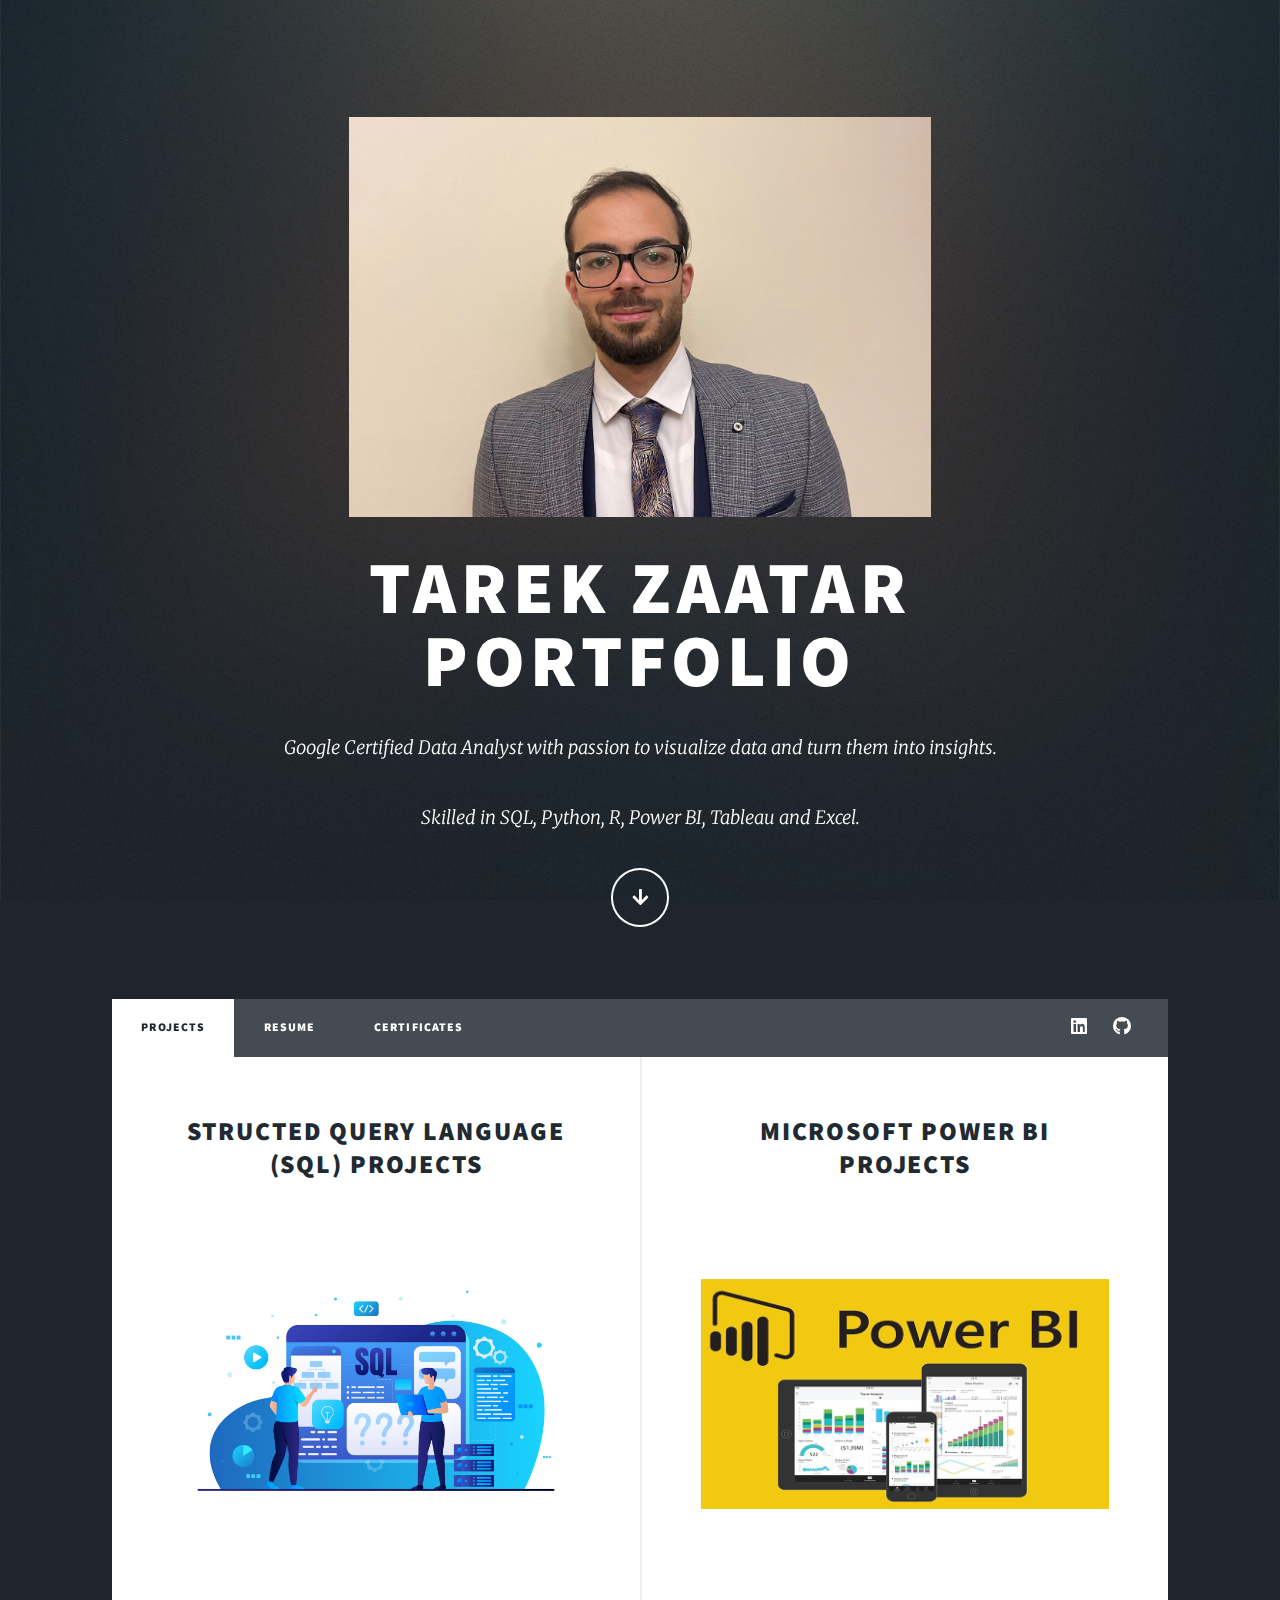
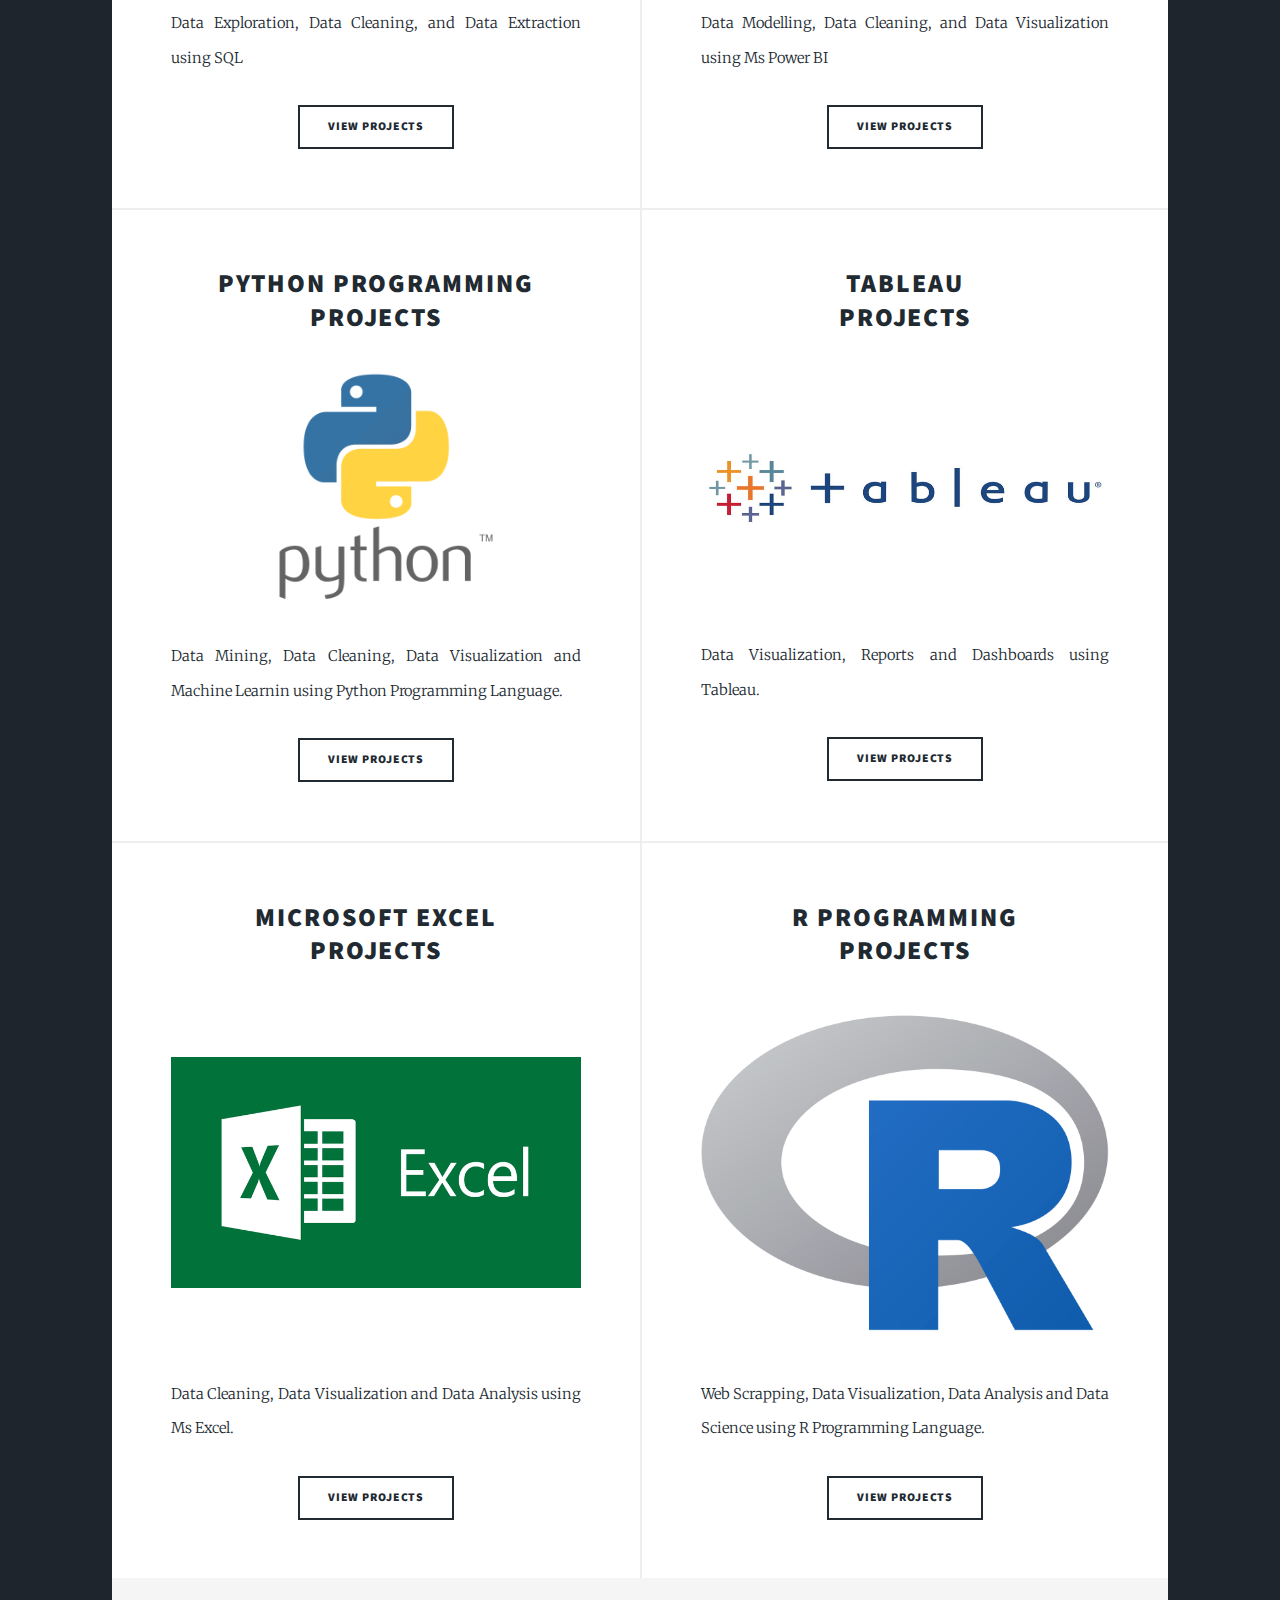
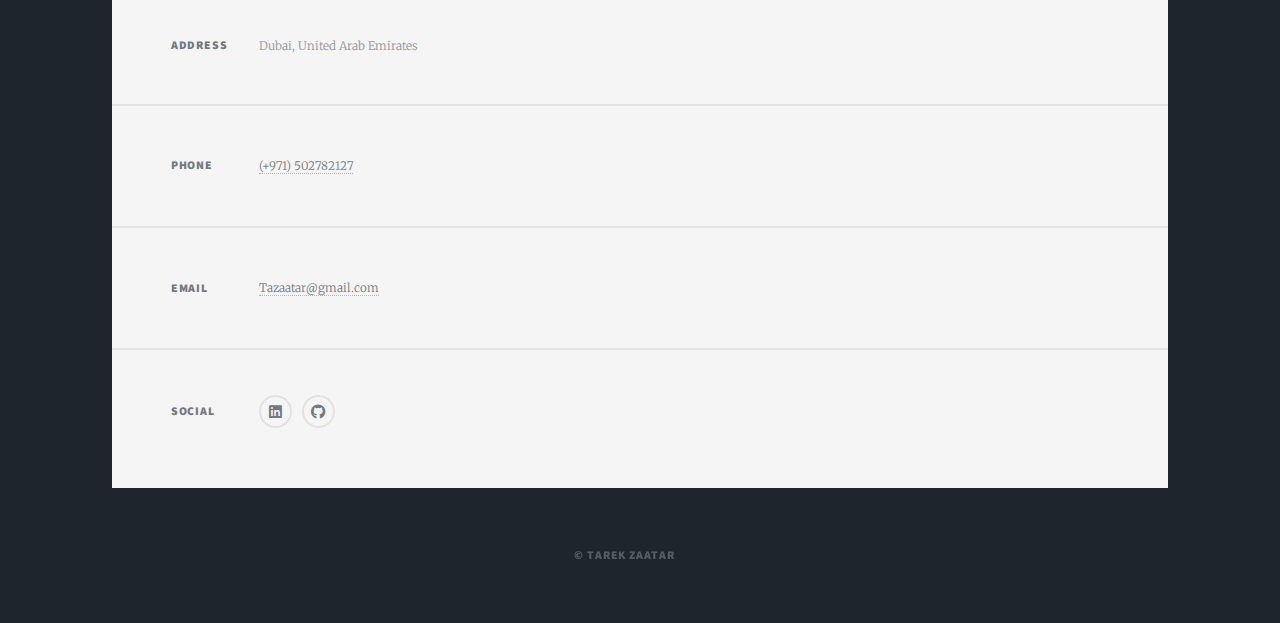
<file: index.html>
<!DOCTYPE HTML>

<html>
	<head>
		<title>Tarek Zaatar Portfolio</title>
		<meta charset="utf-8" />
		<meta name="viewport" content="width=device-width, initial-scale=1, user-scalable=no" />
		<link rel="stylesheet" href="assets/css/main.css" />
		<noscript><link rel="stylesheet" href="assets/css/noscript.css" /></noscript>
	</head>
	<body class="is-preload">

		<!-- Wrapper -->
			<div id="wrapper" class="fade-in">

				<!-- Intro -->
					<div id="intro">
						<div> <a href="#" class="image fit"><img src="images/personal picture new.jpeg" width="100"  height="400" alt="" /></a> </div>
						
						<h1>Tarek Zaatar<br />
						Portfolio</h1>
						<p>Google Certified Data Analyst with passion to visualize data and turn them into insights. </p> <p>Skilled in SQL, Python, R, Power BI, Tableau and Excel.</p>
						<ul class="actions">
							<li><a href="#header" class="button icon solid solo fa-arrow-down scrolly">Continue</a></li>
						</ul>
					</div>

				<!-- Header -->
					<header id="header">
						<a href="index.html" class="logo">Tarek Zaatar Portfolio</a>
					</header>

				<!-- Nav -->
					<nav id="nav">
						<ul class="links">
							<li class="active"><a href="index.html">Projects</a></li>
							<li><a href="Resume.html">Resume</a></li>
							<li><a href="Certificates.html">Certificates</a></li>
						</ul>
						<ul class="icons">
							<li><a href="https://www.linkedin.com/in/tarek-zaatar/" class="icon brands alt fa-linkedin"><span class="label">Linkedin</span></a></li>
							<li><a href="https://github.com/TarekZaatar/PortfolioProjects" class="icon brands alt fa-github"><span class="label">GitHub</span></a></li>
						</ul>
					</nav>

				<!-- Main -->
					<div id="main">

						<!-- Featured Post -->
	

						<!-- Posts -->
							<section class="posts">
								<article>
									<header >
										<h2><a >Structed Query Language (SQL) Projects</a></h2>
									</header>
									<a  class="image fit"><img src="images/SQL 2.jpg" height = 350 alt="" /></a>
									<p>Data Exploration, Data Cleaning, and Data Extraction using SQL</p>
									<ul class="actions special">
										<li><a href="SQL Projects.html" class="button">View Projects</a></li>
									</ul>
								</article>
								<article>
									<header>
										<h2><a >Microsoft Power BI Projects</a></h2>
									</header>
									<a  class="image fit"><img src="images/power-BI.png" height = 350 alt="" /></a>
									<p>Data Modelling, Data Cleaning, and Data Visualization using Ms Power BI</p>
									<ul class="actions special">
										<li><a href="Power BI Projects.html" class="button">View Projects</a></li>
									</ul>
								</article>
								<article>
									<header>
										<h2><a >Python Programming<br />
											Projects</a></h2>
									</header>
									<a  class="image fit"><img src="images/Python-Symbol.png" alt="" /></a>
									<p>Data Mining, Data Cleaning, Data Visualization and Machine Learnin using Python Programming Language.</p>
									<ul class="actions special">
										<li><a href="Python Projects.html" class="button">View Projects</a></li>
									</ul>
								</article>
								<article>
									<header>
										
										<h2><a >Tableau<br />
										Projects</a></h2>
									</header>
									<a  class="image fit"><img src="images/tableau.jpg" alt="" /></a>
									<p>Data Visualization, Reports and Dashboards using Tableau.</p>
									<ul class="actions special">
										<li><a href="Tabluea Projects.html" class="button">View Projects</a></li>
									</ul>
								</article>
								<article>
									<header>
										<h2><a >Microsoft Excel <br />
											 Projects</a></h2>
									</header>
									<a  class="image fit"><img src="images/MS-Excel.png"   height="335" alt="" /></a>
									<p>Data Cleaning, Data Visualization and Data Analysis using Ms Excel.</p>
									<ul class="actions special">
										<li><a href="Excel Projects.html" class="button">View Projects</a></li>
									</ul>
								</article>


								<article>
									<header>
										<h2><a >R Programming <br />
											 Projects</a></h2>
									</header>
									<a  class="image fit"><img src="images/R_logo.png"   height="335" alt="" /></a>
									<p>Web Scrapping, Data Visualization, Data Analysis and Data Science using R Programming Language.</p>
									<ul class="actions special">
										<li><a href="R Programming.html" class="button">View Projects</a></li>
									</ul>
								</article>
							
							</section>

						

					</div>

				<!-- Footer -->
					<footer id="footer">
						
						<section class="split contact">
							<section class="alt">
								<h3>Address</h3>
								<p>Dubai, United Arab Emirates<br />
								</p>
							</section>
							<section>
								<h3>Phone</h3>
								<p><a >(+971) 502782127</a></p>
							</section>
							<section>
								<h3>Email</h3>
								<p><a >Tazaatar@gmail.com</a></p>
							</section>
							<section>
								<h3>Social</h3>
								<ul class="icons alt">
									<li><a href="https://www.linkedin.com/in/tarek-zaatar/" class="icon brands alt fa-linkedin"><span class="label">Linkedin</span></a></li>
									<li><a href="https://github.com/TarekZaatar/PortfolioProjects" class="icon brands alt fa-github"><span class="label">GitHub</span></a></li>
								</ul>
							</section>
						</section>
					</footer>

				<!-- Copyright -->
					<div id="copyright">
						<ul><li>&copy; Tarek Zaatar</li><li></a></li></ul>
					</div>

			</div>

		<!-- Scripts -->
			<script src="assets/js/jquery.min.js"></script>
			<script src="assets/js/jquery.scrollex.min.js"></script>
			<script src="assets/js/jquery.scrolly.min.js"></script>
			<script src="assets/js/browser.min.js"></script>
			<script src="assets/js/breakpoints.min.js"></script>
			<script src="assets/js/util.js"></script>
			<script src="assets/js/main.js"></script>

	</body>
</html>
</file>
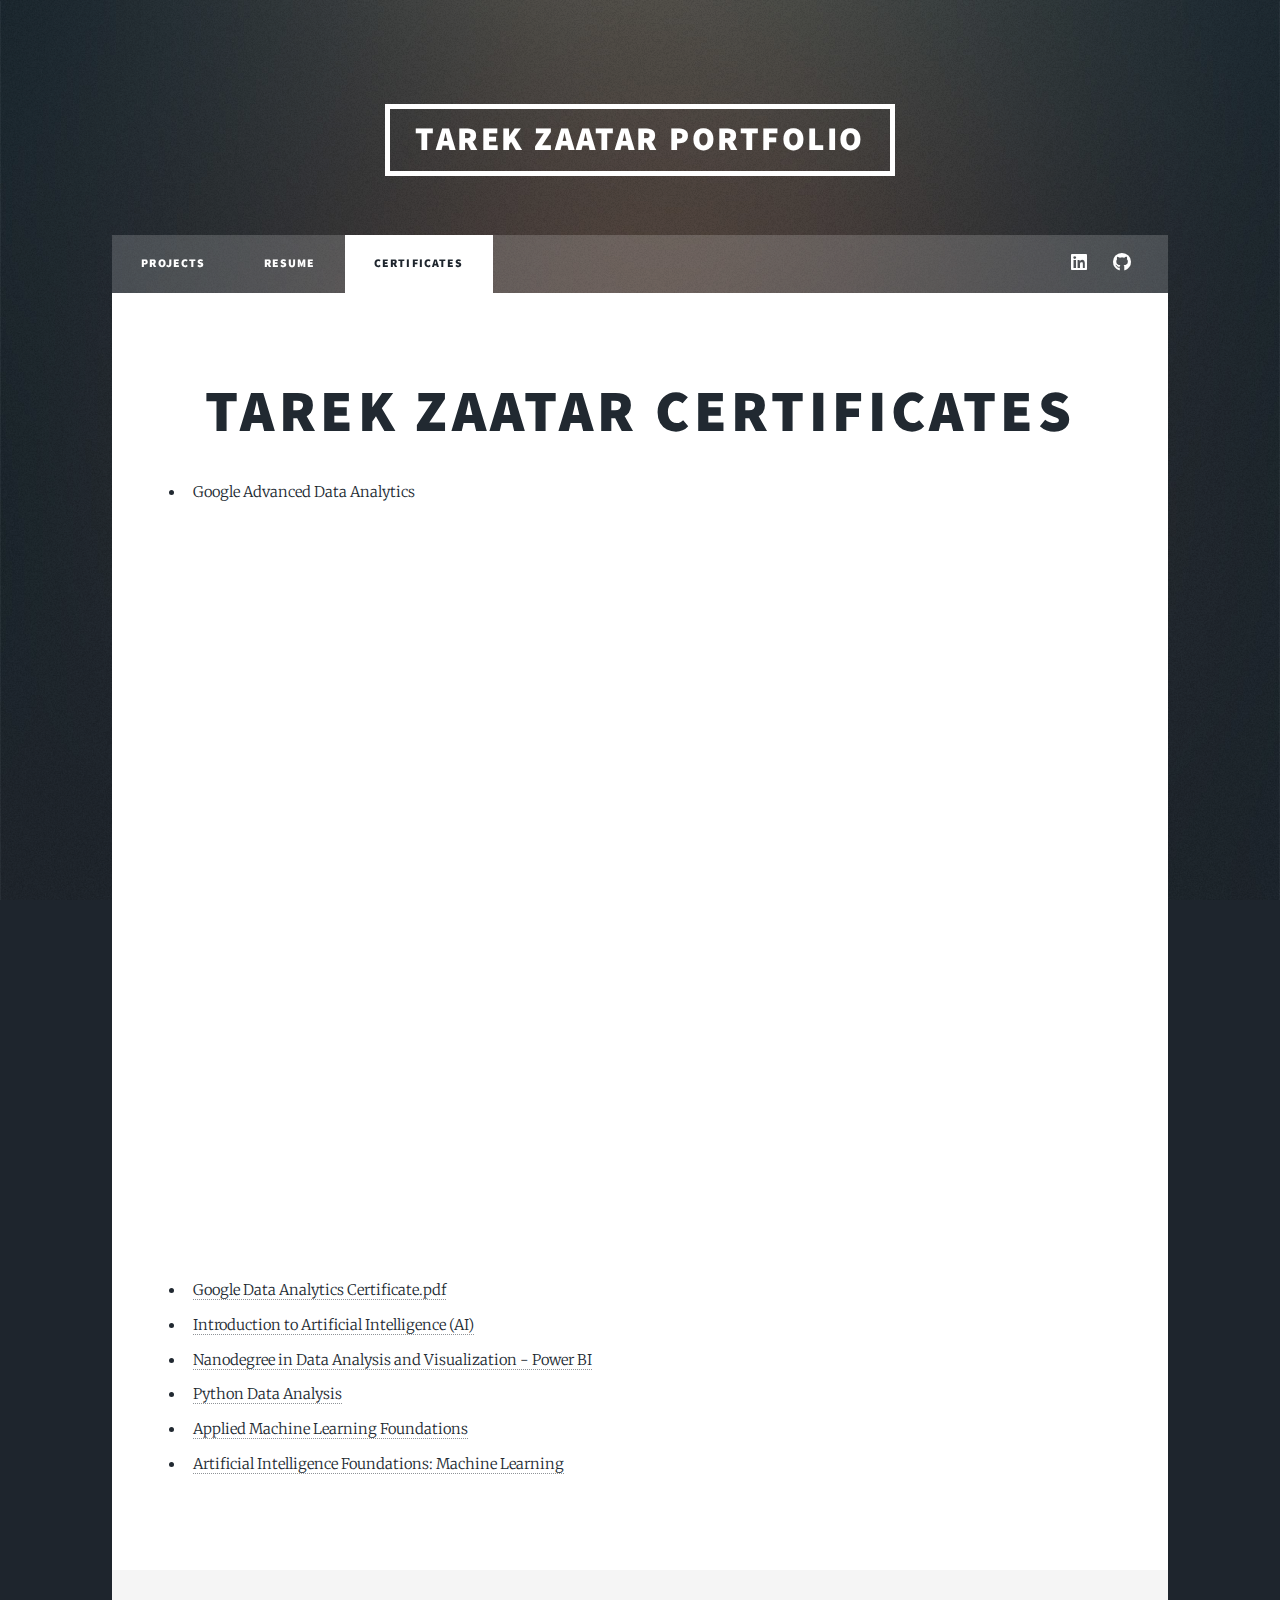
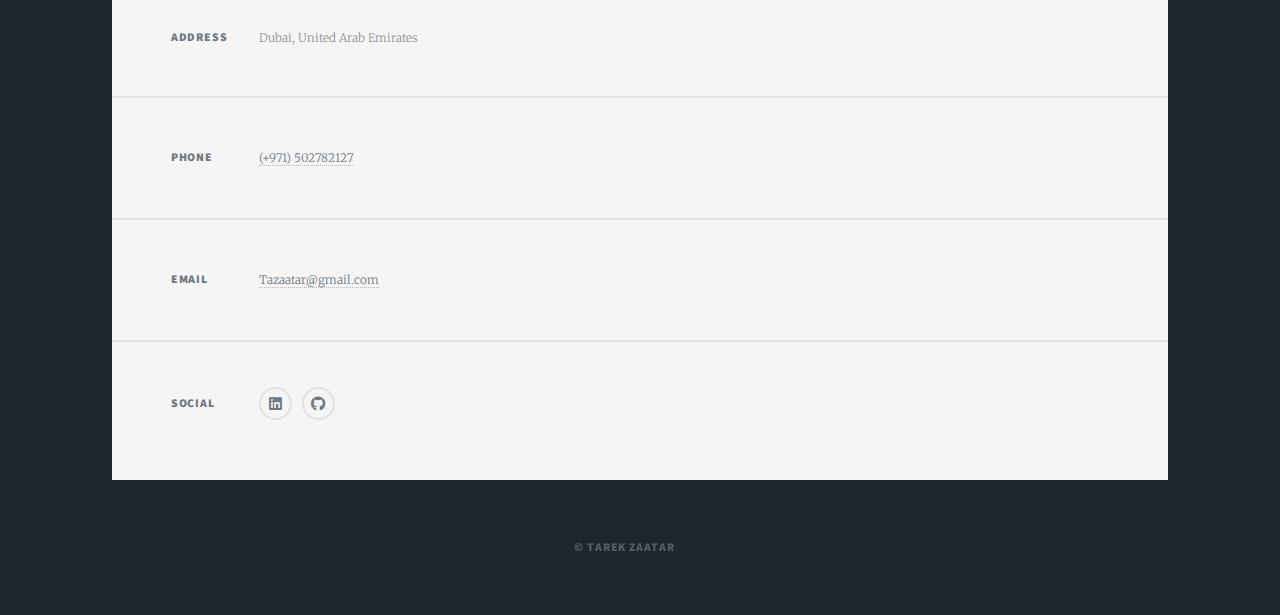
<file: Certificates.html>
<!DOCTYPE HTML>
<!--

-->
<html>
	<head>
		<title>Tarek Zaatar Resume</title>
		<meta charset="utf-8" />
		<meta name="viewport" content="width=device-width, initial-scale=1, user-scalable=no" />
		<link rel="stylesheet" href="assets/css/main.css" />
		<noscript><link rel="stylesheet" href="assets/css/noscript.css" /></noscript>
	</head>
	<body class="is-preload">

		<!-- Wrapper -->
			<div id="wrapper">

				<!-- Header -->
				<header id="header">
					<a href="index.html" class="logo">Tarek Zaatar Portfolio</a>
				</header>

			<!-- Nav -->
				<nav id="nav">
					<ul class="links">
						<li><a href="index.html">Projects</a></li>
						<li><a href="Resume.html">Resume</a></li>
						<li class="active"><a href="Certificates.html">Certificates</a></li>
						
						
					</ul>
					<ul class="icons">
						<li><a href="https://www.linkedin.com/in/tarek-zaatar/" class="icon brands alt fa-linkedin"><span class="label">Linkedin</span></a></li>
						<li><a href="https://github.com/TarekZaatar/PortfolioProjects" class="icon brands alt fa-github"><span class="label">GitHub</span></a></li>
					</ul>
				</nav>

				<!-- Main -->
					<div id="main">

						<!-- Post -->
							<section class="post">
								<!DOCTYPE html>
											<html>
											<head >
												<title >Tarek Zaatar Certificates</title>
											</head>

											<body>
												<h1 style="text-align:center">Tarek Zaatar Certificates</h1>



												

												<ul>
												  <li>Google Advanced Data Analytics </br> <iframe src="Google Advanced Data Analytics Certificate.pdf" width="100%" height="750px"> </iframe></li>
												  <li><a href = "Google Data Analytics Certificate.pdf" >Google Data Analytics Certificate.pdf</a>	</li>
												  <li><a href = "Microsoft - Intro to AI.pdf" >Introduction to Artificial Intelligence (AI)</a>	</li>
												  <li><a href = "Udacity Nanodegree.pdf" >Nanodegree in Data Analysis and Visualization - Power BI</a>	</li>
												  <li><a href = "CertificateOfCompletion_Python Data Analysis (1).pdf" >Python Data Analysis</a>  </li> 
												  <li><a href = "CertificateOfCompletion_Applied Machine Learning Foundations.pdf" >Applied Machine Learning Foundations</a>  </li>
												  <li><a href = "CertificateOfCompletion_Artificial Intelligence Foundations Machine Learning (1).pdf" >Artificial Intelligence Foundations: Machine Learning</a>  </li>
												  
												</ul>  
												

												
											</body>
											</html>
							</section>

					</div>

				<!-- Footer -->
				<footer id="footer">
						
					<section class="split contact">
						<section class="alt">
							<h3>Address</h3>
							<p>Dubai, United Arab Emirates<br />
							</p>
						</section>
						<section>
							<h3>Phone</h3>
							<p><a >(+971) 502782127</a></p>
						</section>
						<section>
							<h3>Email</h3>
							<p><a >Tazaatar@gmail.com</a></p>
						</section>
						<section>
							<h3>Social</h3>
							<ul class="icons alt">
								<li><a href="https://www.linkedin.com/in/tarek-zaatar/" class="icon brands alt fa-linkedin"><span class="label">Linkedin</span></a></li>
								<li><a href="https://github.com/TarekZaatar/PortfolioProjects" class="icon brands alt fa-github"><span class="label">GitHub</span></a></li>
							</ul>
						</section>
					</section>
				</footer>

			<!-- Copyright -->
				<div id="copyright">
					<ul><li>&copy; Tarek Zaatar</li><li></a></li></ul>
				</div>

			</div>

		<!-- Scripts -->
			<script src="assets/js/jquery.min.js"></script>
			<script src="assets/js/jquery.scrollex.min.js"></script>
			<script src="assets/js/jquery.scrolly.min.js"></script>
			<script src="assets/js/browser.min.js"></script>
			<script src="assets/js/breakpoints.min.js"></script>
			<script src="assets/js/util.js"></script>
			<script src="assets/js/main.js"></script>

	</body>
</html>
</file>
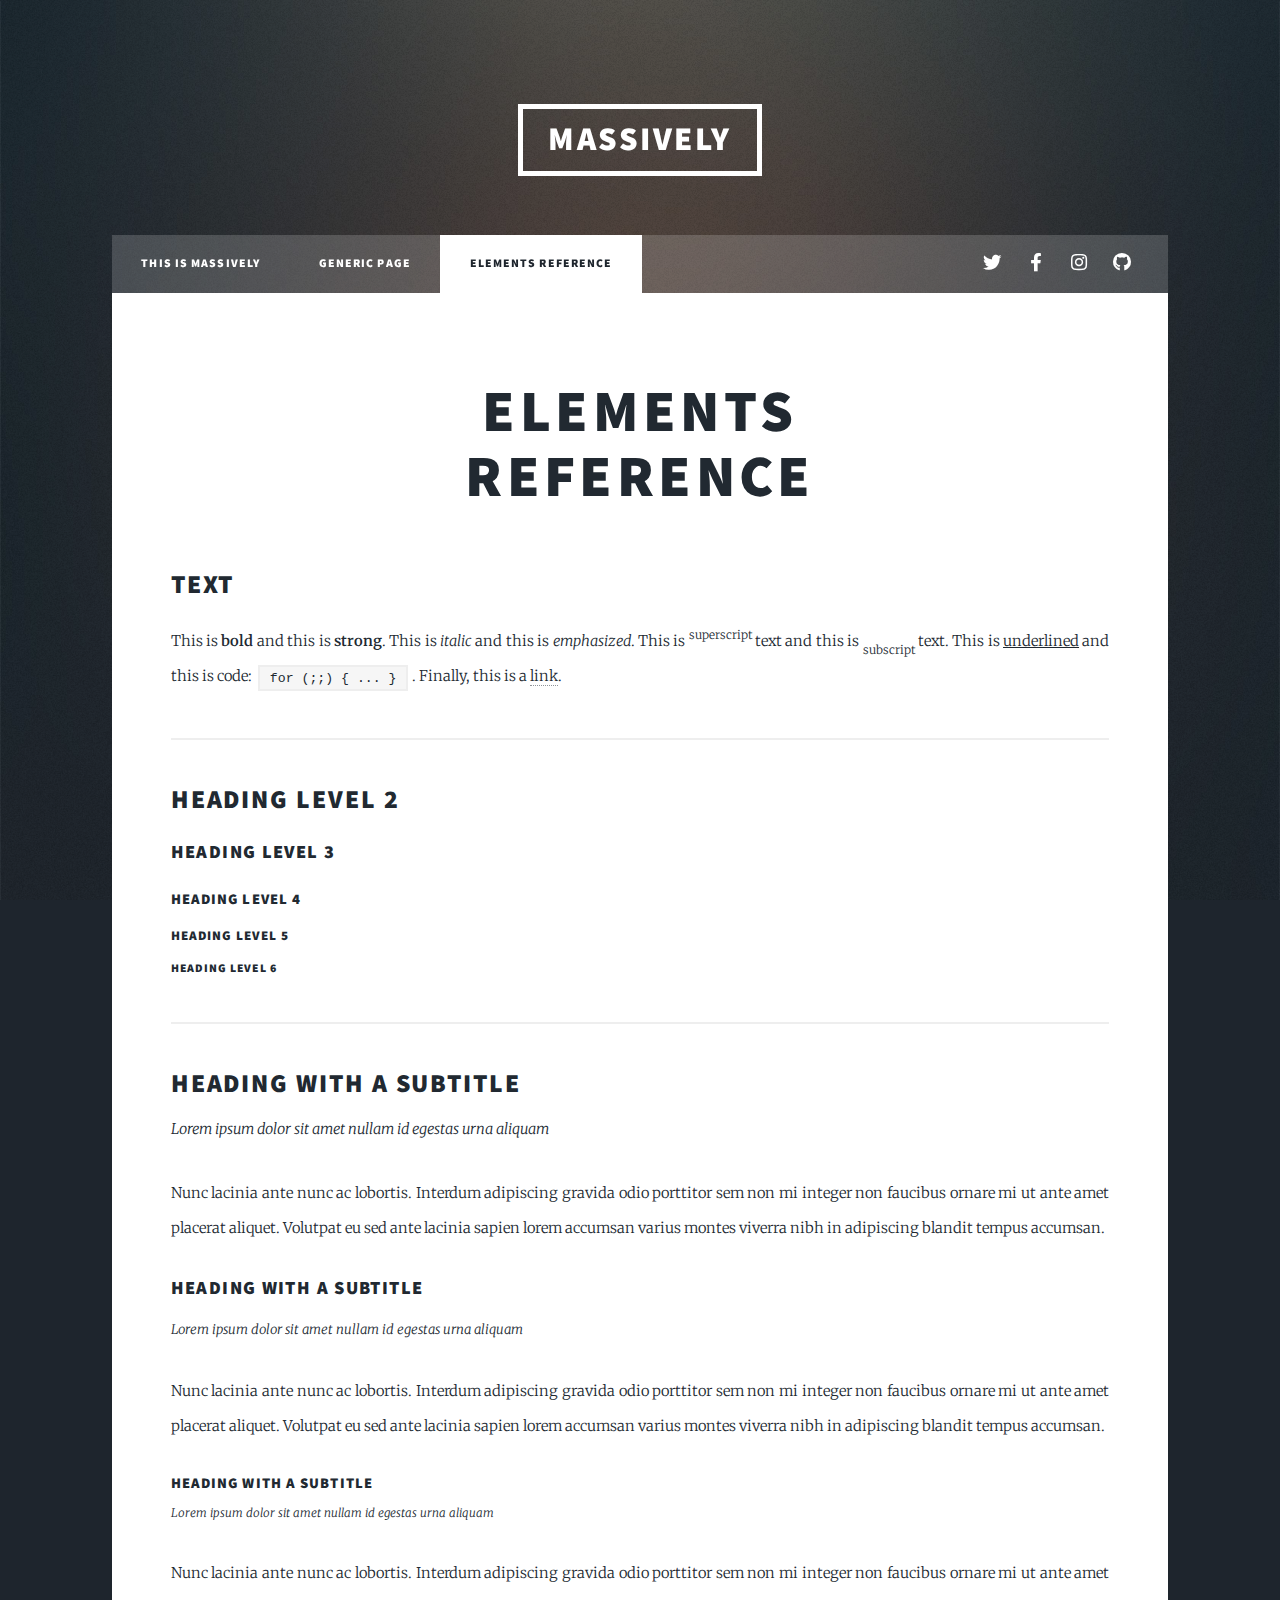
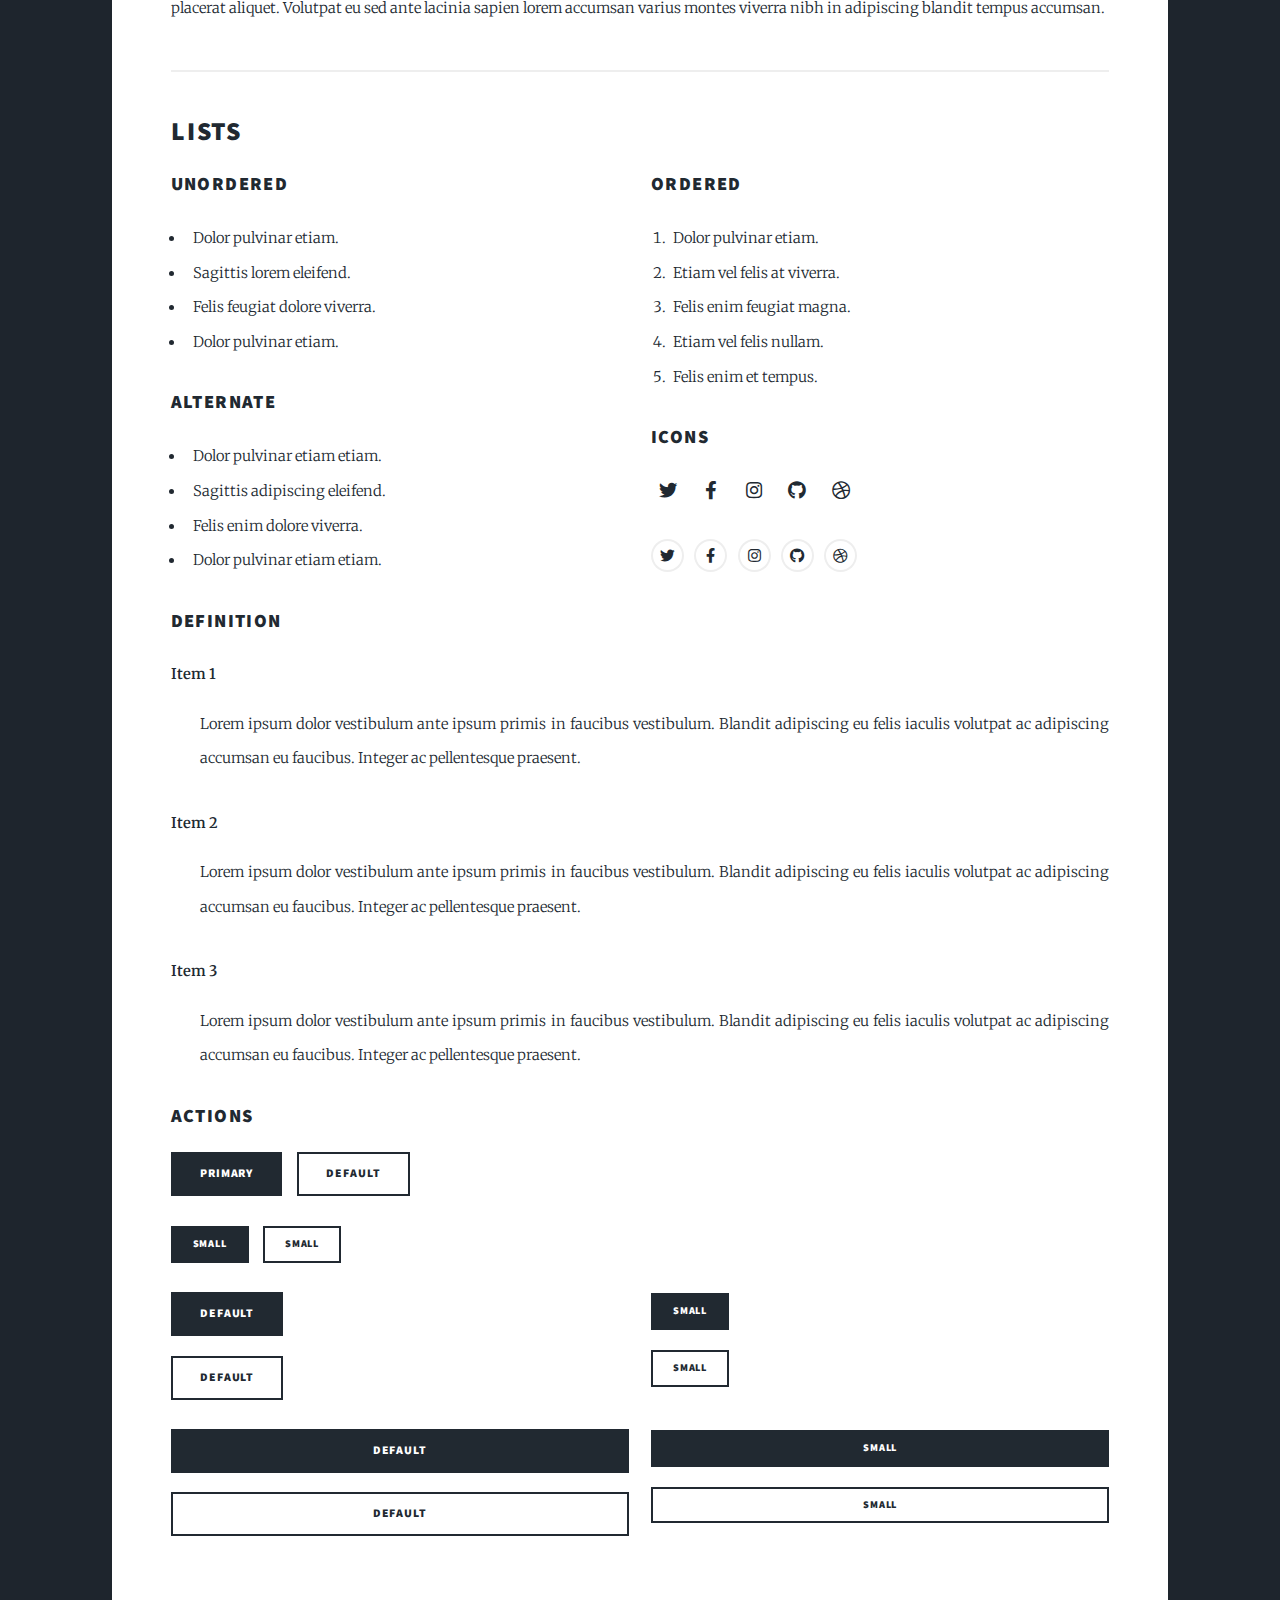
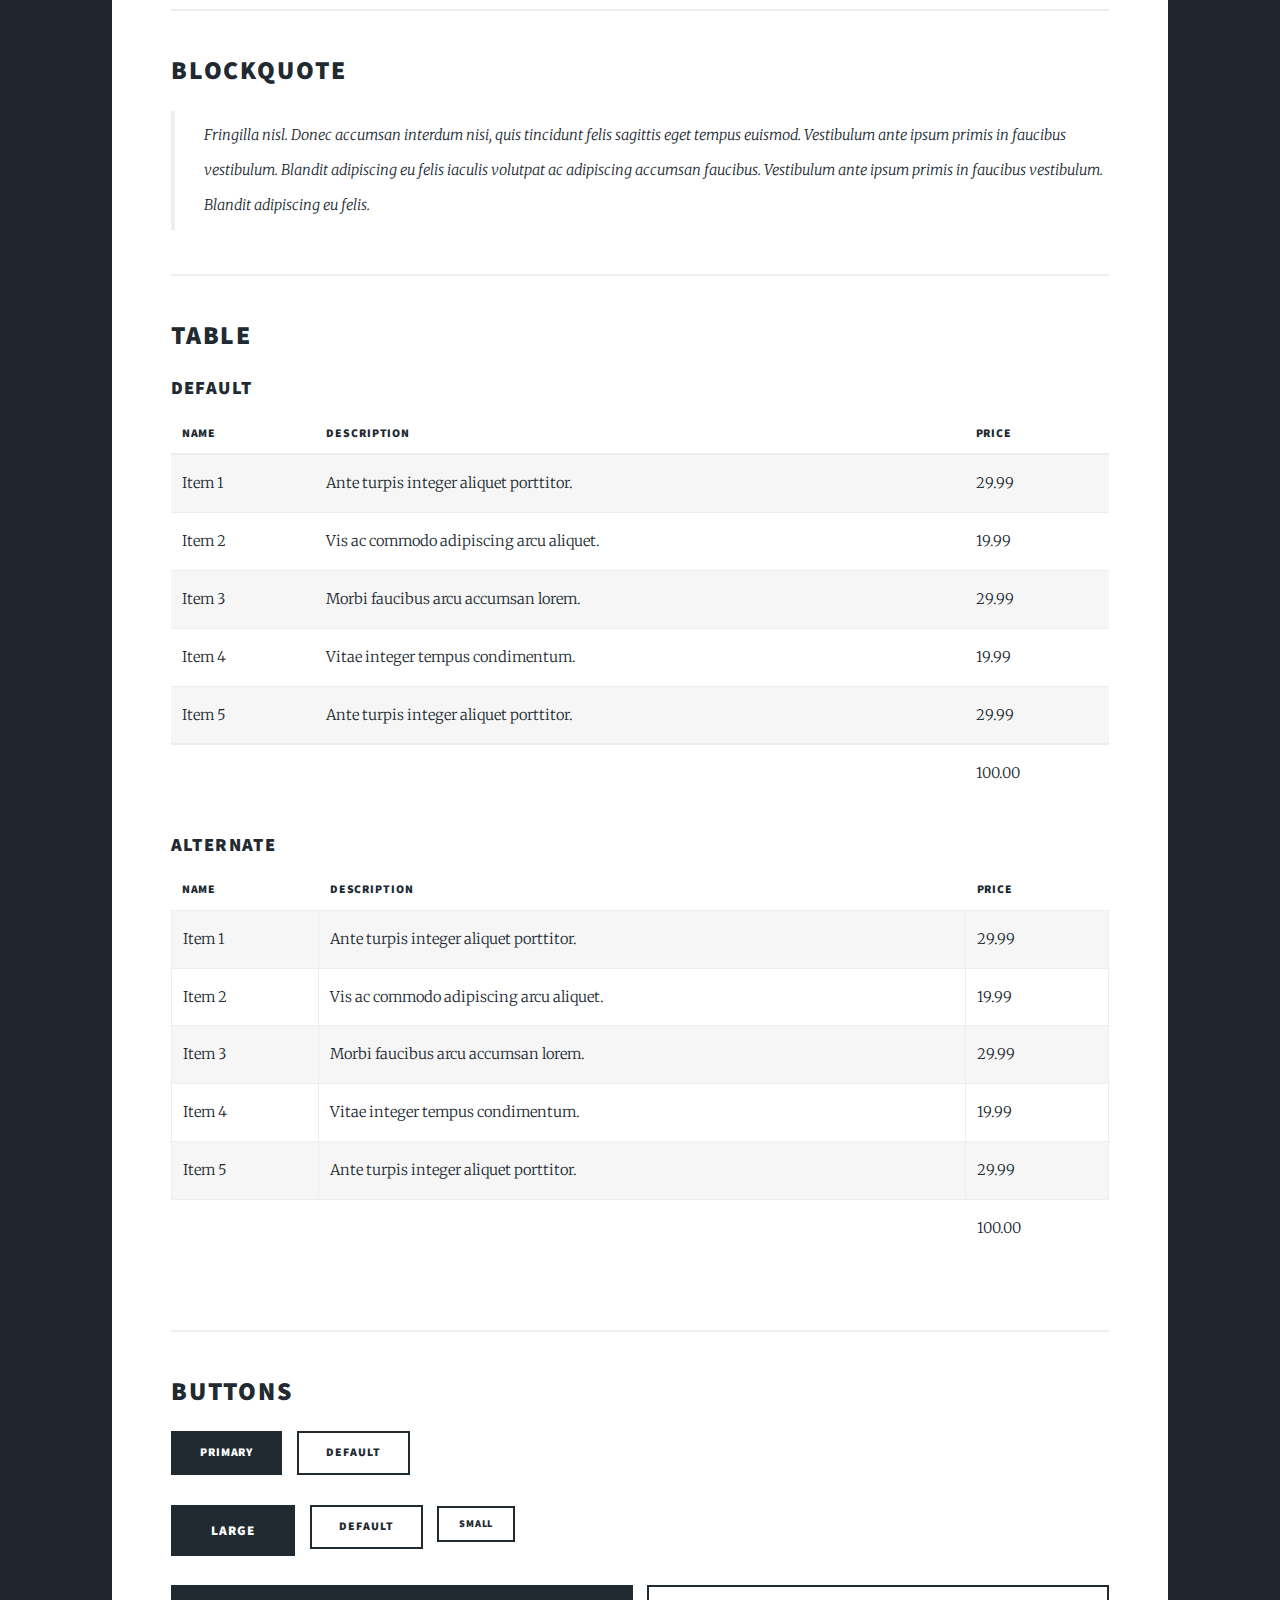
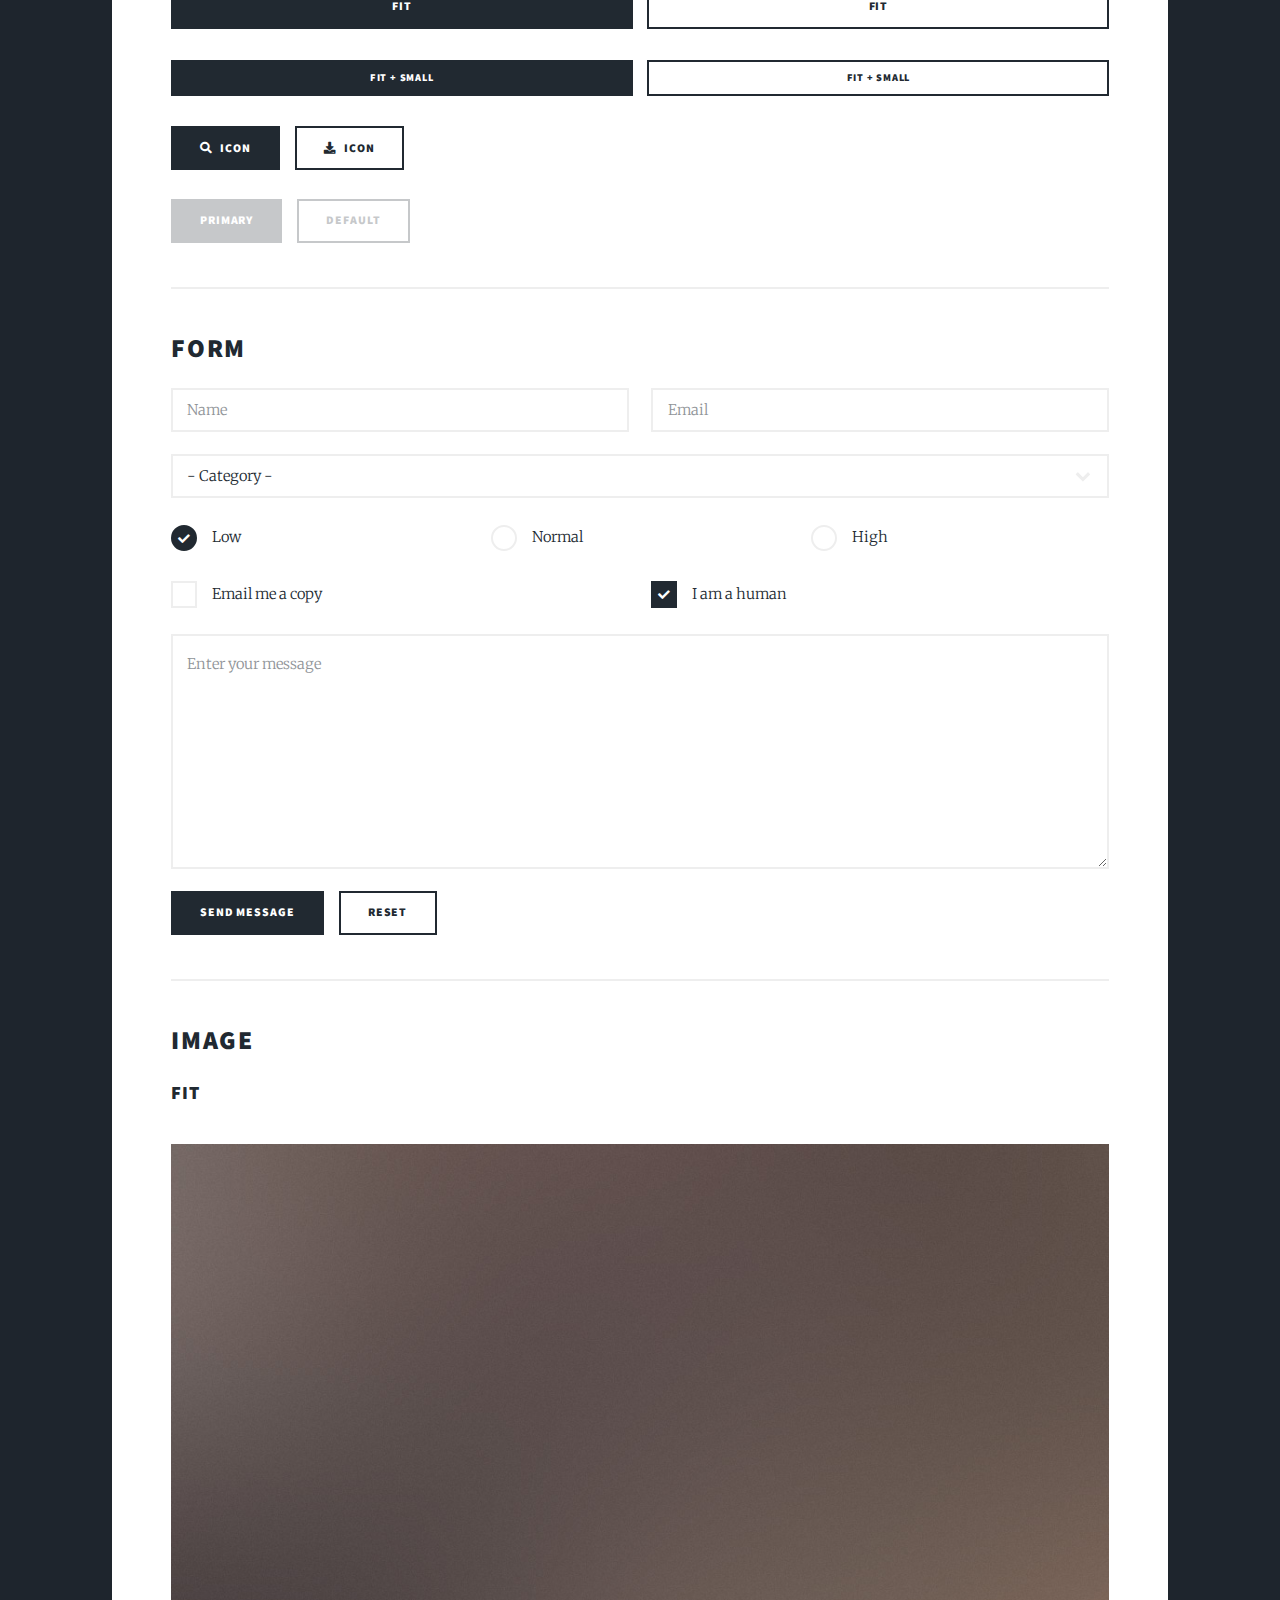
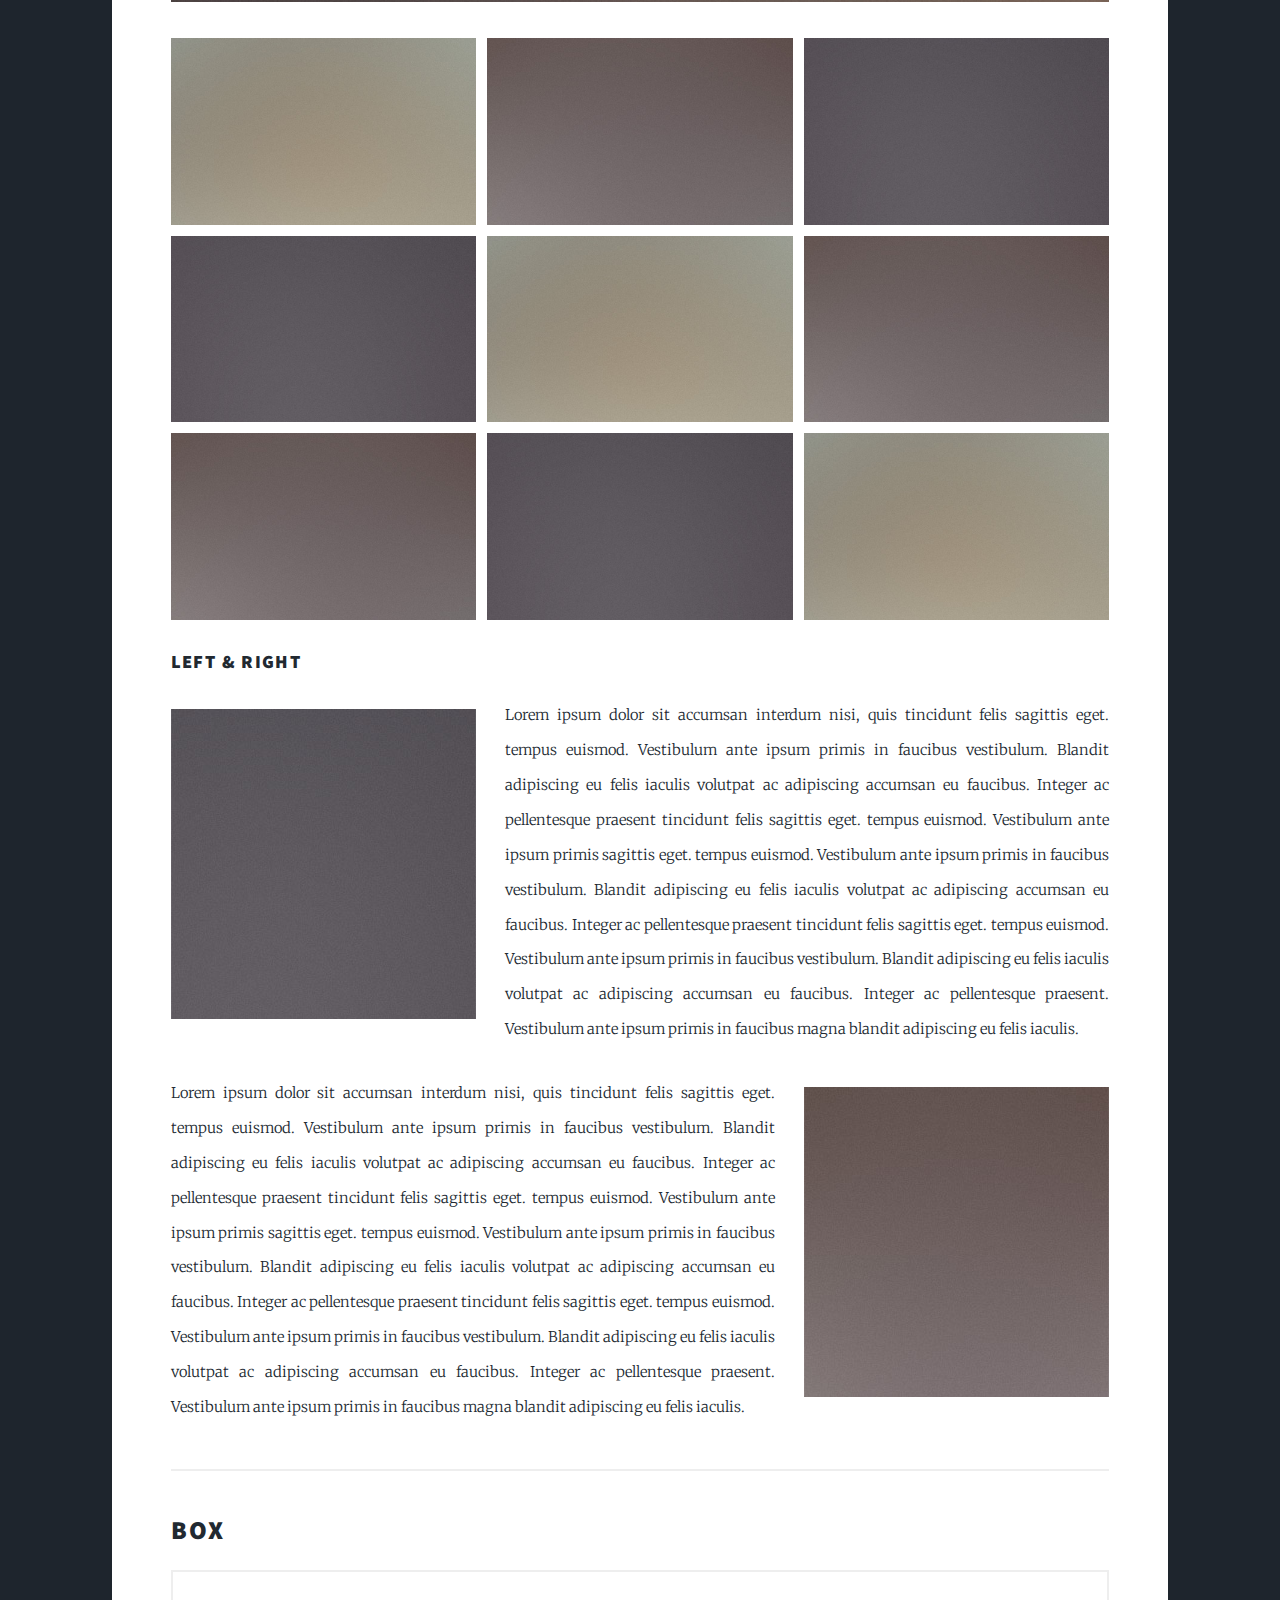
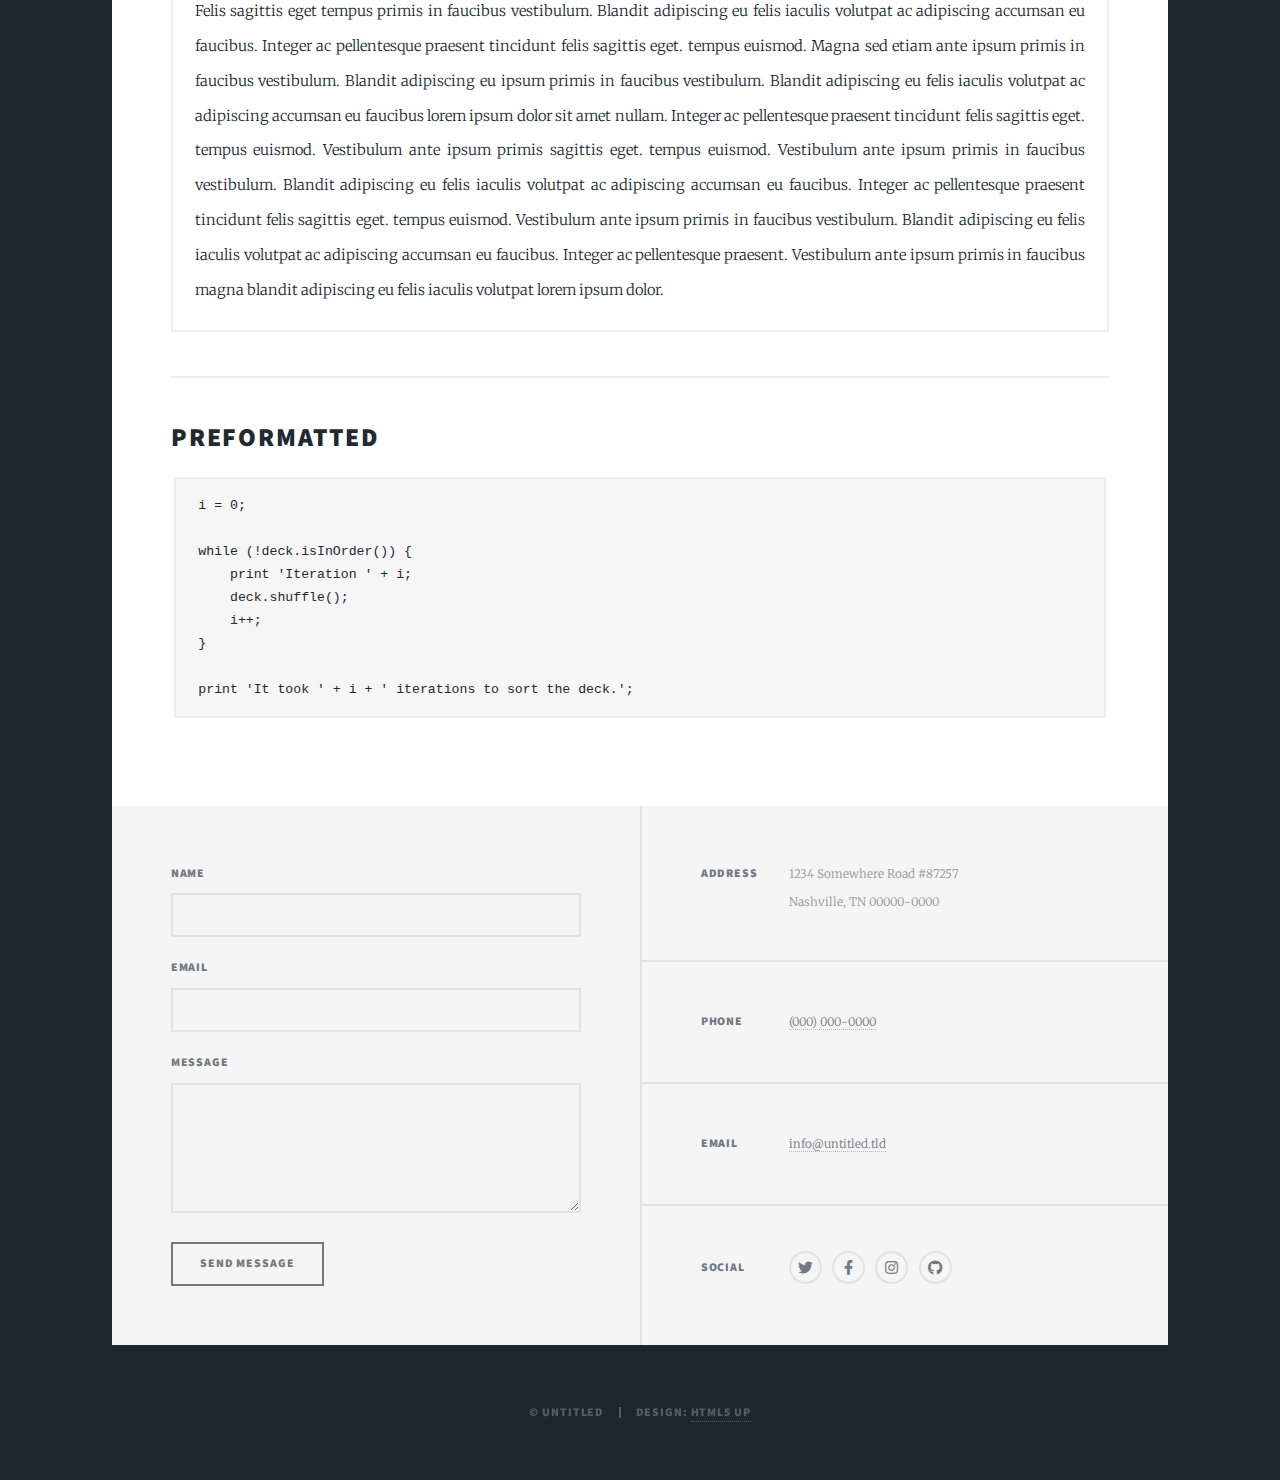
<file: elements.html>
<!DOCTYPE HTML>
<!--

-->
<html>
	<head>
		<title>Elements Reference - Massively by HTML5 UP</title>
		<meta charset="utf-8" />
		<meta name="viewport" content="width=device-width, initial-scale=1, user-scalable=no" />
		<link rel="stylesheet" href="assets/css/main.css" />
		<noscript><link rel="stylesheet" href="assets/css/noscript.css" /></noscript>
	</head>
	<body class="is-preload">

		<!-- Wrapper -->
			<div id="wrapper">

				<!-- Header -->
					<header id="header">
						<a href="index.html" class="logo">Massively</a>
					</header>

				<!-- Nav -->
					<nav id="nav">
						<ul class="links">
							<li><a href="index.html">This is Massively</a></li>
							<li><a href="generic.html">Generic Page</a></li>
							<li class="active"><a href="elements.html">Elements Reference</a></li>
						</ul>
						<ul class="icons">
							<li><a href="#" class="icon brands fa-twitter"><span class="label">Twitter</span></a></li>
							<li><a href="#" class="icon brands fa-facebook-f"><span class="label">Facebook</span></a></li>
							<li><a href="#" class="icon brands fa-instagram"><span class="label">Instagram</span></a></li>
							<li><a href="#" class="icon brands fa-github"><span class="label">GitHub</span></a></li>
						</ul>
					</nav>

				<!-- Main -->
					<div id="main">

						<!-- Post -->
							<section class="post">
								<header class="major">
									<h1>Elements<br />
									Reference</h1>
								</header>

								<!-- Text stuff -->
									<h2>Text</h2>
									<p>This is <b>bold</b> and this is <strong>strong</strong>. This is <i>italic</i> and this is <em>emphasized</em>.
									This is <sup>superscript</sup> text and this is <sub>subscript</sub> text.
									This is <u>underlined</u> and this is code: <code>for (;;) { ... }</code>.
									Finally, this is a <a href="#">link</a>.</p>
									<hr />
									<h2>Heading Level 2</h2>
									<h3>Heading Level 3</h3>
									<h4>Heading Level 4</h4>
									<h5>Heading Level 5</h5>
									<h6>Heading Level 6</h6>
									<hr />
									<header>
										<h2>Heading with a Subtitle</h2>
										<p>Lorem ipsum dolor sit amet nullam id egestas urna aliquam</p>
									</header>
									<p>Nunc lacinia ante nunc ac lobortis. Interdum adipiscing gravida odio porttitor sem non mi integer non faucibus ornare mi ut ante amet placerat aliquet. Volutpat eu sed ante lacinia sapien lorem accumsan varius montes viverra nibh in adipiscing blandit tempus accumsan.</p>
									<header>
										<h3>Heading with a Subtitle</h3>
										<p>Lorem ipsum dolor sit amet nullam id egestas urna aliquam</p>
									</header>
									<p>Nunc lacinia ante nunc ac lobortis. Interdum adipiscing gravida odio porttitor sem non mi integer non faucibus ornare mi ut ante amet placerat aliquet. Volutpat eu sed ante lacinia sapien lorem accumsan varius montes viverra nibh in adipiscing blandit tempus accumsan.</p>
									<header>
										<h4>Heading with a Subtitle</h4>
										<p>Lorem ipsum dolor sit amet nullam id egestas urna aliquam</p>
									</header>
									<p>Nunc lacinia ante nunc ac lobortis. Interdum adipiscing gravida odio porttitor sem non mi integer non faucibus ornare mi ut ante amet placerat aliquet. Volutpat eu sed ante lacinia sapien lorem accumsan varius montes viverra nibh in adipiscing blandit tempus accumsan.</p>

									<hr />

								<!-- Lists -->
									<h2>Lists</h2>
									<div class="row">
										<div class="col-6 col-12-small">

											<h3>Unordered</h3>
											<ul>
												<li>Dolor pulvinar etiam.</li>
												<li>Sagittis lorem eleifend.</li>
												<li>Felis feugiat dolore viverra.</li>
												<li>Dolor pulvinar etiam.</li>
											</ul>

											<h3>Alternate</h3>
											<ul class="alt">
												<li>Dolor pulvinar etiam etiam.</li>
												<li>Sagittis adipiscing eleifend.</li>
												<li>Felis enim dolore viverra.</li>
												<li>Dolor pulvinar etiam etiam.</li>
											</ul>

										</div>
										<div class="col-6 col-12-small">

											<h3>Ordered</h3>
											<ol>
												<li>Dolor pulvinar etiam.</li>
												<li>Etiam vel felis at viverra.</li>
												<li>Felis enim feugiat magna.</li>
												<li>Etiam vel felis nullam.</li>
												<li>Felis enim et tempus.</li>
											</ol>

											<h3>Icons</h3>
											<ul class="icons">
												<li><a href="#" class="icon brands fa-twitter"><span class="label">Twitter</span></a></li>
												<li><a href="#" class="icon brands fa-facebook-f"><span class="label">Facebook</span></a></li>
												<li><a href="#" class="icon brands fa-instagram"><span class="label">Instagram</span></a></li>
												<li><a href="#" class="icon brands fa-github"><span class="label">Github</span></a></li>
												<li><a href="#" class="icon brands fa-dribbble"><span class="label">Dribbble</span></a></li>
											</ul>
											<ul class="icons alt">
												<li><a href="#" class="icon brands alt fa-twitter"><span class="label">Twitter</span></a></li>
												<li><a href="#" class="icon brands alt fa-facebook-f"><span class="label">Facebook</span></a></li>
												<li><a href="#" class="icon brands alt fa-instagram"><span class="label">Instagram</span></a></li>
												<li><a href="#" class="icon brands alt fa-github"><span class="label">Github</span></a></li>
												<li><a href="#" class="icon brands alt fa-dribbble"><span class="label">Dribbble</span></a></li>
											</ul>

										</div>
									</div>
									<h3>Definition</h3>
									<dl>
										<dt>Item 1</dt>
										<dd>
											<p>Lorem ipsum dolor vestibulum ante ipsum primis in faucibus vestibulum. Blandit adipiscing eu felis iaculis volutpat ac adipiscing accumsan eu faucibus. Integer ac pellentesque praesent.</p>
										</dd>
										<dt>Item 2</dt>
										<dd>
											<p>Lorem ipsum dolor vestibulum ante ipsum primis in faucibus vestibulum. Blandit adipiscing eu felis iaculis volutpat ac adipiscing accumsan eu faucibus. Integer ac pellentesque praesent.</p>
										</dd>
										<dt>Item 3</dt>
										<dd>
											<p>Lorem ipsum dolor vestibulum ante ipsum primis in faucibus vestibulum. Blandit adipiscing eu felis iaculis volutpat ac adipiscing accumsan eu faucibus. Integer ac pellentesque praesent.</p>
										</dd>
									</dl>

									<h3>Actions</h3>
									<ul class="actions">
										<li><a href="#" class="button primary">Primary</a></li>
										<li><a href="#" class="button">Default</a></li>
									</ul>
									<ul class="actions small">
										<li><a href="#" class="button primary small">Small</a></li>
										<li><a href="#" class="button small">Small</a></li>
									</ul>
									<div class="row">
										<div class="col-6 col-12-small">
											<ul class="actions stacked">
												<li><a href="#" class="button primary">Default</a></li>
												<li><a href="#" class="button">Default</a></li>
											</ul>
										</div>
										<div class="col-6 col-12-small">
											<ul class="actions stacked">
												<li><a href="#" class="button primary small">Small</a></li>
												<li><a href="#" class="button small">Small</a></li>
											</ul>
										</div>
									</div>
									<div class="row">
										<div class="col-6 col-12-small">
											<ul class="actions stacked">
												<li><a href="#" class="button primary fit">Default</a></li>
												<li><a href="#" class="button fit">Default</a></li>
											</ul>
										</div>
										<div class="col-6 col-12-small">
											<ul class="actions stacked">
												<li><a href="#" class="button primary small fit">Small</a></li>
												<li><a href="#" class="button small fit">Small</a></li>
											</ul>
										</div>
									</div>

									<hr />

								<!-- Blockquote -->
									<h2>Blockquote</h2>
									<blockquote>Fringilla nisl. Donec accumsan interdum nisi, quis tincidunt felis sagittis eget tempus euismod. Vestibulum ante ipsum primis in faucibus vestibulum. Blandit adipiscing eu felis iaculis volutpat ac adipiscing accumsan faucibus. Vestibulum ante ipsum primis in faucibus vestibulum. Blandit adipiscing eu felis.</blockquote>

									<hr />

								<!-- Table -->
									<h2>Table</h2>

									<h3>Default</h3>
									<div class="table-wrapper">
										<table>
											<thead>
												<tr>
													<th>Name</th>
													<th>Description</th>
													<th>Price</th>
												</tr>
											</thead>
											<tbody>
												<tr>
													<td>Item 1</td>
													<td>Ante turpis integer aliquet porttitor.</td>
													<td>29.99</td>
												</tr>
												<tr>
													<td>Item 2</td>
													<td>Vis ac commodo adipiscing arcu aliquet.</td>
													<td>19.99</td>
												</tr>
												<tr>
													<td>Item 3</td>
													<td> Morbi faucibus arcu accumsan lorem.</td>
													<td>29.99</td>
												</tr>
												<tr>
													<td>Item 4</td>
													<td>Vitae integer tempus condimentum.</td>
													<td>19.99</td>
												</tr>
												<tr>
													<td>Item 5</td>
													<td>Ante turpis integer aliquet porttitor.</td>
													<td>29.99</td>
												</tr>
											</tbody>
											<tfoot>
												<tr>
													<td colspan="2"></td>
													<td>100.00</td>
												</tr>
											</tfoot>
										</table>
									</div>

									<h3>Alternate</h3>
									<div class="table-wrapper">
										<table class="alt">
											<thead>
												<tr>
													<th>Name</th>
													<th>Description</th>
													<th>Price</th>
												</tr>
											</thead>
											<tbody>
												<tr>
													<td>Item 1</td>
													<td>Ante turpis integer aliquet porttitor.</td>
													<td>29.99</td>
												</tr>
												<tr>
													<td>Item 2</td>
													<td>Vis ac commodo adipiscing arcu aliquet.</td>
													<td>19.99</td>
												</tr>
												<tr>
													<td>Item 3</td>
													<td> Morbi faucibus arcu accumsan lorem.</td>
													<td>29.99</td>
												</tr>
												<tr>
													<td>Item 4</td>
													<td>Vitae integer tempus condimentum.</td>
													<td>19.99</td>
												</tr>
												<tr>
													<td>Item 5</td>
													<td>Ante turpis integer aliquet porttitor.</td>
													<td>29.99</td>
												</tr>
											</tbody>
											<tfoot>
												<tr>
													<td colspan="2"></td>
													<td>100.00</td>
												</tr>
											</tfoot>
										</table>
									</div>

									<hr />

								<!-- Buttons -->
									<h2>Buttons</h2>
									<ul class="actions">
										<li><a href="#" class="button primary">Primary</a></li>
										<li><a href="#" class="button">Default</a></li>
									</ul>
									<ul class="actions">
										<li><a href="#" class="button primary large">Large</a></li>
										<li><a href="#" class="button">Default</a></li>
										<li><a href="#" class="button small">Small</a></li>
									</ul>
									<ul class="actions fit">
										<li><a href="#" class="button primary fit">Fit</a></li>
										<li><a href="#" class="button fit">Fit</a></li>
									</ul>
									<ul class="actions fit small">
										<li><a href="#" class="button primary fit small">Fit + Small</a></li>
										<li><a href="#" class="button fit small">Fit + Small</a></li>
									</ul>
									<ul class="actions">
										<li><a href="#" class="button primary icon solid fa-search">Icon</a></li>
										<li><a href="#" class="button icon solid fa-download">Icon</a></li>
									</ul>
									<ul class="actions">
										<li><span class="button primary disabled">Primary</span></li>
										<li><span class="button disabled">Default</span></li>
									</ul>

									<hr />

								<!-- Form -->
									<h2>Form</h2>

									<form method="post" action="#">
										<div class="row gtr-uniform">
											<div class="col-6 col-12-xsmall">
												<input type="text" name="demo-name" id="demo-name" value="" placeholder="Name" />
											</div>
											<div class="col-6 col-12-xsmall">
												<input type="email" name="demo-email" id="demo-email" value="" placeholder="Email" />
											</div>
											<!-- Break -->
											<div class="col-12">
												<select name="demo-category" id="demo-category">
													<option value="">- Category -</option>
													<option value="1">Manufacturing</option>
													<option value="1">Shipping</option>
													<option value="1">Administration</option>
													<option value="1">Human Resources</option>
												</select>
											</div>
											<!-- Break -->
											<div class="col-4 col-12-small">
												<input type="radio" id="demo-priority-low" name="demo-priority" checked>
												<label for="demo-priority-low">Low</label>
											</div>
											<div class="col-4 col-12-small">
												<input type="radio" id="demo-priority-normal" name="demo-priority">
												<label for="demo-priority-normal">Normal</label>
											</div>
											<div class="col-4 col-12-small">
												<input type="radio" id="demo-priority-high" name="demo-priority">
												<label for="demo-priority-high">High</label>
											</div>
											<!-- Break -->
											<div class="col-6 col-12-small">
												<input type="checkbox" id="demo-copy" name="demo-copy">
												<label for="demo-copy">Email me a copy</label>
											</div>
											<div class="col-6 col-12-small">
												<input type="checkbox" id="demo-human" name="demo-human" checked>
												<label for="demo-human">I am a human</label>
											</div>
											<!-- Break -->
											<div class="col-12">
												<textarea name="demo-message" id="demo-message" placeholder="Enter your message" rows="6"></textarea>
											</div>
											<!-- Break -->
											<div class="col-12">
												<ul class="actions">
													<li><input type="submit" value="Send Message" class="primary" /></li>
													<li><input type="reset" value="Reset" /></li>
												</ul>
											</div>
										</div>
									</form>

									<hr />

								<!-- Image -->
									<h2>Image</h2>

									<h3>Fit</h3>
									<span class="image fit"><img src="images/pic01.jpg" alt="" /></span>
									<div class="box alt">
										<div class="row gtr-50 gtr-uniform">
											<div class="col-4"><span class="image fit"><img src="images/pic02.jpg" alt="" /></span></div>
											<div class="col-4"><span class="image fit"><img src="images/pic03.jpg" alt="" /></span></div>
											<div class="col-4"><span class="image fit"><img src="images/pic04.jpg" alt="" /></span></div>
											<!-- Break -->
											<div class="col-4"><span class="image fit"><img src="images/pic04.jpg" alt="" /></span></div>
											<div class="col-4"><span class="image fit"><img src="images/pic02.jpg" alt="" /></span></div>
											<div class="col-4"><span class="image fit"><img src="images/pic03.jpg" alt="" /></span></div>
											<!-- Break -->
											<div class="col-4"><span class="image fit"><img src="images/pic03.jpg" alt="" /></span></div>
											<div class="col-4"><span class="image fit"><img src="images/pic04.jpg" alt="" /></span></div>
											<div class="col-4"><span class="image fit"><img src="images/pic02.jpg" alt="" /></span></div>
										</div>
									</div>

									<h3>Left &amp; Right</h3>
									<p><span class="image left"><img src="images/pic08.jpg" alt="" /></span>Lorem ipsum dolor sit accumsan interdum nisi, quis tincidunt felis sagittis eget. tempus euismod. Vestibulum ante ipsum primis in faucibus vestibulum. Blandit adipiscing eu felis iaculis volutpat ac adipiscing accumsan eu faucibus. Integer ac pellentesque praesent tincidunt felis sagittis eget. tempus euismod. Vestibulum ante ipsum primis sagittis eget. tempus euismod. Vestibulum ante ipsum primis in faucibus vestibulum. Blandit adipiscing eu felis iaculis volutpat ac adipiscing accumsan eu faucibus. Integer ac pellentesque praesent tincidunt felis sagittis eget. tempus euismod. Vestibulum ante ipsum primis in faucibus vestibulum. Blandit adipiscing eu felis iaculis volutpat ac adipiscing accumsan eu faucibus. Integer ac pellentesque praesent. Vestibulum ante ipsum primis in faucibus magna blandit adipiscing eu felis iaculis.</p>
									<p><span class="image right"><img src="images/pic09.jpg" alt="" /></span>Lorem ipsum dolor sit accumsan interdum nisi, quis tincidunt felis sagittis eget. tempus euismod. Vestibulum ante ipsum primis in faucibus vestibulum. Blandit adipiscing eu felis iaculis volutpat ac adipiscing accumsan eu faucibus. Integer ac pellentesque praesent tincidunt felis sagittis eget. tempus euismod. Vestibulum ante ipsum primis sagittis eget. tempus euismod. Vestibulum ante ipsum primis in faucibus vestibulum. Blandit adipiscing eu felis iaculis volutpat ac adipiscing accumsan eu faucibus. Integer ac pellentesque praesent tincidunt felis sagittis eget. tempus euismod. Vestibulum ante ipsum primis in faucibus vestibulum. Blandit adipiscing eu felis iaculis volutpat ac adipiscing accumsan eu faucibus. Integer ac pellentesque praesent. Vestibulum ante ipsum primis in faucibus magna blandit adipiscing eu felis iaculis.</p>

									<hr />

								<!-- Box -->
									<h2>Box</h2>
									<div class="box">
										<p>Felis sagittis eget tempus primis in faucibus vestibulum. Blandit adipiscing eu felis iaculis volutpat ac adipiscing accumsan eu faucibus. Integer ac pellentesque praesent tincidunt felis sagittis eget. tempus euismod. Magna sed etiam ante ipsum primis in faucibus vestibulum. Blandit adipiscing eu ipsum primis in faucibus vestibulum. Blandit adipiscing eu felis iaculis volutpat ac adipiscing accumsan eu faucibus lorem ipsum dolor sit amet nullam. Integer ac pellentesque praesent tincidunt felis sagittis eget. tempus euismod. Vestibulum ante ipsum primis sagittis eget. tempus euismod. Vestibulum ante ipsum primis in faucibus vestibulum. Blandit adipiscing eu felis iaculis volutpat ac adipiscing accumsan eu faucibus. Integer ac pellentesque praesent tincidunt felis sagittis eget. tempus euismod. Vestibulum ante ipsum primis in faucibus vestibulum. Blandit adipiscing eu felis iaculis volutpat ac adipiscing accumsan eu faucibus. Integer ac pellentesque praesent. Vestibulum ante ipsum primis in faucibus magna blandit adipiscing eu felis iaculis volutpat lorem ipsum dolor.</p>
									</div>

									<hr />

								<!-- Preformatted Code -->
									<h2>Preformatted</h2>
									<pre><code>i = 0;

while (!deck.isInOrder()) {
    print 'Iteration ' + i;
    deck.shuffle();
    i++;
}

print 'It took ' + i + ' iterations to sort the deck.';
</code></pre>

							</section>

					</div>

				<!-- Footer -->
					<footer id="footer">
						<section>
							<form method="post" action="#">
								<div class="fields">
									<div class="field">
										<label for="name">Name</label>
										<input type="text" name="name" id="name" />
									</div>
									<div class="field">
										<label for="email">Email</label>
										<input type="text" name="email" id="email" />
									</div>
									<div class="field">
										<label for="message">Message</label>
										<textarea name="message" id="message" rows="3"></textarea>
									</div>
								</div>
								<ul class="actions">
									<li><input type="submit" value="Send Message" /></li>
								</ul>
							</form>
						</section>
						<section class="split contact">
							<section class="alt">
								<h3>Address</h3>
								<p>1234 Somewhere Road #87257<br />
								Nashville, TN 00000-0000</p>
							</section>
							<section>
								<h3>Phone</h3>
								<p><a href="#">(000) 000-0000</a></p>
							</section>
							<section>
								<h3>Email</h3>
								<p><a href="#">info@untitled.tld</a></p>
							</section>
							<section>
								<h3>Social</h3>
								<ul class="icons alt">
									<li><a href="#" class="icon brands alt fa-twitter"><span class="label">Twitter</span></a></li>
									<li><a href="#" class="icon brands alt fa-facebook-f"><span class="label">Facebook</span></a></li>
									<li><a href="#" class="icon brands alt fa-instagram"><span class="label">Instagram</span></a></li>
									<li><a href="#" class="icon brands alt fa-github"><span class="label">GitHub</span></a></li>
								</ul>
							</section>
						</section>
					</footer>

				<!-- Copyright -->
					<div id="copyright">
						<ul><li>&copy; Untitled</li><li>Design: <a href="https://html5up.net">HTML5 UP</a></li></ul>
					</div>

			</div>

		<!-- Scripts -->
			<script src="assets/js/jquery.min.js"></script>
			<script src="assets/js/jquery.scrollex.min.js"></script>
			<script src="assets/js/jquery.scrolly.min.js"></script>
			<script src="assets/js/browser.min.js"></script>
			<script src="assets/js/breakpoints.min.js"></script>
			<script src="assets/js/util.js"></script>
			<script src="assets/js/main.js"></script>

	</body>
</html>
</file>
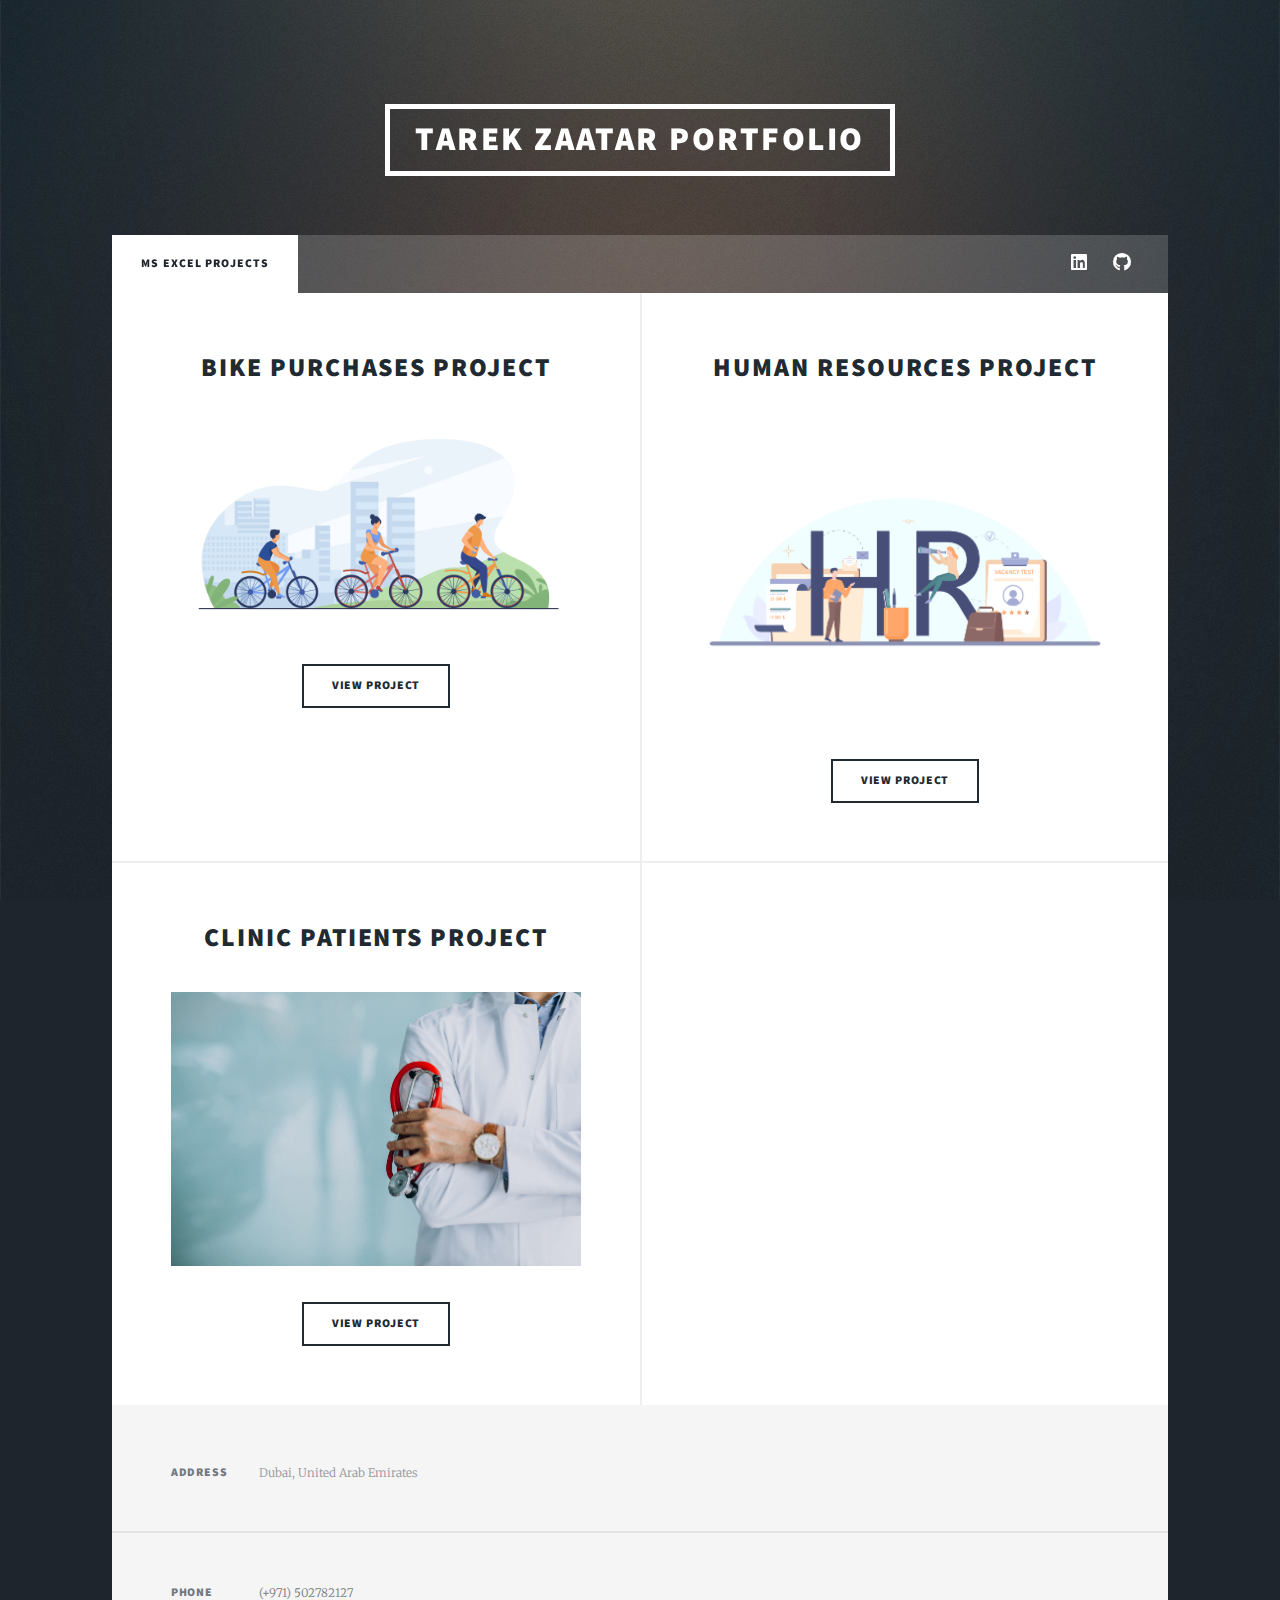
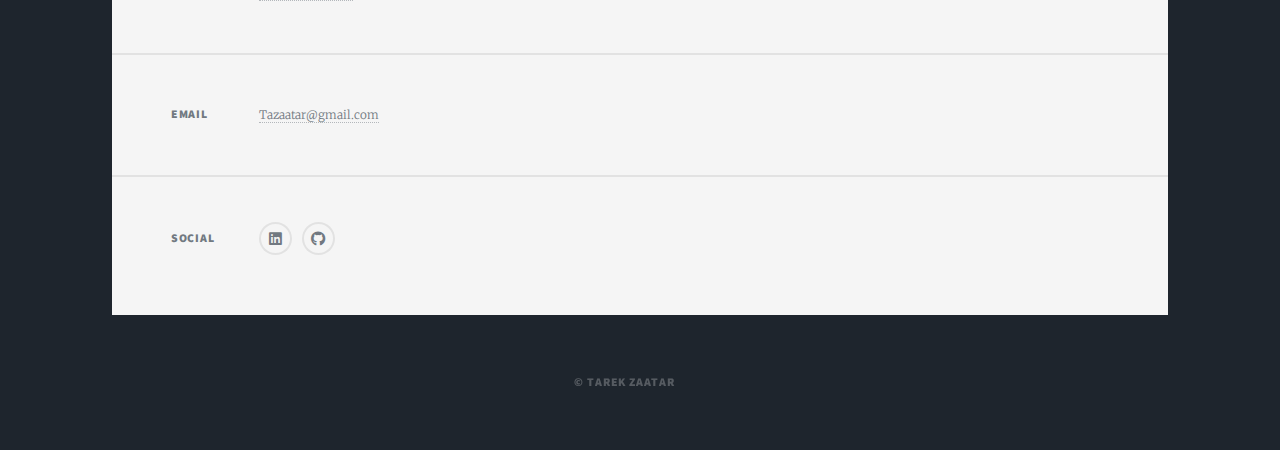
<file: Excel Projects.html>
<!DOCTYPE HTML>
<!--

-->
<html>
	<head>
		<title>Tarek Zaatar Portfolio</title>
		<meta charset="utf-8" />
		<meta name="viewport" content="width=device-width, initial-scale=1, user-scalable=no" />
		<link rel="stylesheet" href="assets/css/main.css" />
		<noscript><link rel="stylesheet" href="assets/css/noscript.css" /></noscript>
	</head>
	<body class="is-preload">

		<!-- Wrapper -->
			<div id="wrapper" class="fade-in">

		
				<!-- Header -->
					<header id="header">
						<a href="index.html" class="logo">Tarek Zaatar Portfolio</a>
					</header>

				<!-- Nav -->
					<nav id="nav">
						<ul class="links">
							<li class="active"><a href="">Ms Excel Projects</a></li>
						</ul>
						<ul class="icons">
							<li><a href="https://www.linkedin.com/in/tarek-zaatar/" class="icon brands alt fa-linkedin"><span class="label">Linkedin</span></a></li>
							<li><a href="https://github.com/TarekZaatar/PortfolioProjects" class="icon brands alt fa-github"><span class="label">GitHub</span></a></li>
						</ul>
					</nav>

				<!-- Main -->
					<div id="main">

						

						<!-- Posts -->
							<section class="posts">
								<article>
									<header>
										<h2><a>Bike Purchases Project<br /></a></h2>
									</header>
									<a  class="image fit"><img src="images/bike.jpg"  alt="" /></a>
									<p></p>
									<ul class="actions special">
										<li><a href="https://github.com/TarekZaatar/PortfolioProjects/tree/main/Microsoft%20Excel/Bike%20Purchases%20Project" class="button">View Project</a></li>
									</ul>
								</article>
								
								<article>
									<header>
										
										<h2><a>Human Resources Project</a></h2>
									</header>
									<a  class="image fit"><img src="images/hr.jpg"  height = 300 alt="" /></a>
									<p></p>
									<ul class="actions special">
										<li><a href="https://github.com/TarekZaatar/PortfolioProjects/tree/main/Microsoft%20Excel/Human%20Resources%20Project" class="button">View Project</a></li>
									</ul>
								</article>
								
								<article>
									<header>
										<h2><a>Clinic Patients Project</a></h2>
									</header>
									<a class="image fit"><img src="images/clinic.jpg" alt="" /></a>
									<p></p>
									<ul class="actions special">
										<li><a href="https://github.com/TarekZaatar/PortfolioProjects/tree/main/Microsoft%20Excel/Clinic%20Patients%20Project" class="button">View Project</a></li>
									</ul>
								</article>

								<article>
								
								</article>
										
							</section>

			

					</div>

				<!-- Footer -->
					<footer id="footer">
						
						<section class="split contact">
							<section class="alt">
								<h3>Address</h3>
								<p>Dubai, United Arab Emirates<br />
								</p>
							</section>
							<section>
								<h3>Phone</h3>
								<p><a href="#">(+971) 502782127</a></p>
							</section>
							<section>
								<h3>Email</h3>
								<p><a href="#">Tazaatar@gmail.com</a></p>
							</section>
							<section>
								<h3>Social</h3>
								<ul class="icons alt">
									<li><a href="https://www.linkedin.com/in/tarek-zaatar/" class="icon brands alt fa-linkedin"><span class="label">Linkedin</span></a></li>
									<li><a href="https://github.com/TarekZaatar/PortfolioProjects" class="icon brands alt fa-github"><span class="label">GitHub</span></a></li>
								</ul>
							</section>
						</section>
					</footer>

				<!-- Copyright -->
				<div id="copyright">
					<ul><li>&copy; Tarek Zaatar</li><li></a></li></ul>
				</div>

			</div>

		<!-- Scripts -->
			<script src="assets/js/jquery.min.js"></script>
			<script src="assets/js/jquery.scrollex.min.js"></script>
			<script src="assets/js/jquery.scrolly.min.js"></script>
			<script src="assets/js/browser.min.js"></script>
			<script src="assets/js/breakpoints.min.js"></script>
			<script src="assets/js/util.js"></script>
			<script src="assets/js/main.js"></script>

	</body>
</html>
</file>
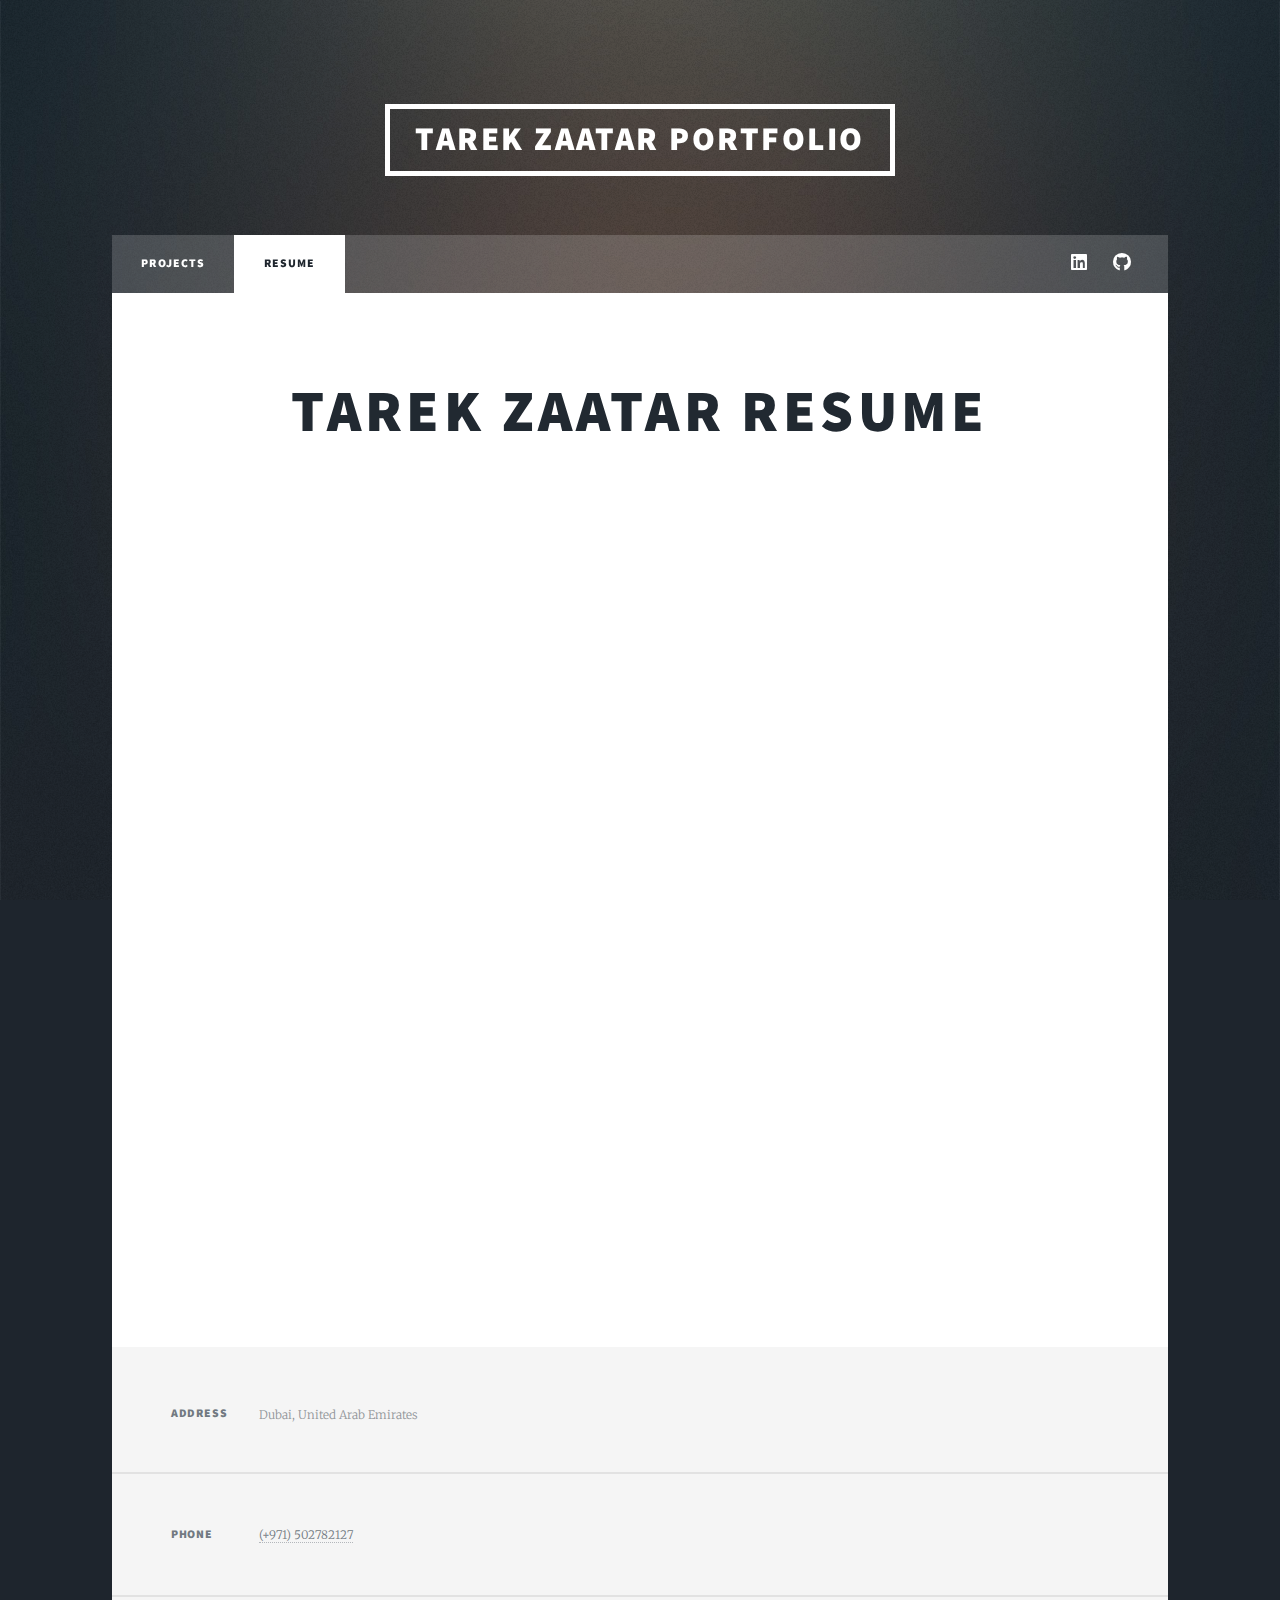
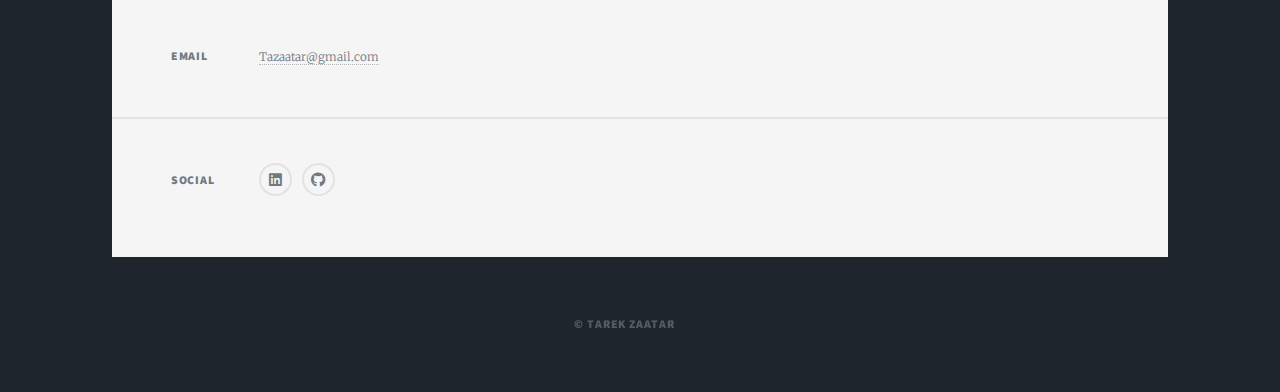
<file: Resume.html>
<!DOCTYPE HTML>
<!--

-->
<html>
	<head>
		<title>Tarek Zaatar Resume</title>
		<meta charset="utf-8" />
		<meta name="viewport" content="width=device-width, initial-scale=1, user-scalable=no" />
		<link rel="stylesheet" href="assets/css/main.css" />
		<noscript><link rel="stylesheet" href="assets/css/noscript.css" /></noscript>
	</head>
	<body class="is-preload">

		<!-- Wrapper -->
			<div id="wrapper">

				<!-- Header -->
				<header id="header">
					<a href="index.html" class="logo">Tarek Zaatar Portfolio</a>
				</header>

			<!-- Nav -->
				<nav id="nav">
					<ul class="links">
						<li><a href="index.html">Projects</a></li>
						<li class="active"><a href="Resume.html">Resume</a></li>
						
						
					</ul>
					<ul class="icons">
						<li><a href="https://www.linkedin.com/in/tarek-zaatar/" class="icon brands alt fa-linkedin"><span class="label">Linkedin</span></a></li>
						<li><a href="https://github.com/TarekZaatar/PortfolioProjects" class="icon brands alt fa-github"><span class="label">GitHub</span></a></li>
					</ul>
				</nav>

				<!-- Main -->
					<div id="main">

						<!-- Post -->
							<section class="post">
								<!DOCTYPE html>
											<html>
											<head >
												<title >Tarek Zaatar Resume</title>
											</head>
											<body>
												<h1 style="text-align:center">Tarek Zaatar Resume</h1>
												<iframe src="Resume.pdf" width="100%" height="800px">
												</iframe>
											</body>
											</html>
							</section>

					</div>

				<!-- Footer -->
				<footer id="footer">
						
					<section class="split contact">
						<section class="alt">
							<h3>Address</h3>
							<p>Dubai, United Arab Emirates<br />
							</p>
						</section>
						<section>
							<h3>Phone</h3>
							<p><a >(+971) 502782127</a></p>
						</section>
						<section>
							<h3>Email</h3>
							<p><a >Tazaatar@gmail.com</a></p>
						</section>
						<section>
							<h3>Social</h3>
							<ul class="icons alt">
								<li><a href="https://www.linkedin.com/in/tarek-zaatar/" class="icon brands alt fa-linkedin"><span class="label">Linkedin</span></a></li>
								<li><a href="https://github.com/TarekZaatar/PortfolioProjects" class="icon brands alt fa-github"><span class="label">GitHub</span></a></li>
							</ul>
						</section>
					</section>
				</footer>

			<!-- Copyright -->
				<div id="copyright">
					<ul><li>&copy; Tarek Zaatar</li><li></a></li></ul>
				</div>

			</div>

		<!-- Scripts -->
			<script src="assets/js/jquery.min.js"></script>
			<script src="assets/js/jquery.scrollex.min.js"></script>
			<script src="assets/js/jquery.scrolly.min.js"></script>
			<script src="assets/js/browser.min.js"></script>
			<script src="assets/js/breakpoints.min.js"></script>
			<script src="assets/js/util.js"></script>
			<script src="assets/js/main.js"></script>

	</body>
</html>
</file>
<file: assets/css/main.css>
@import url(fontawesome-all.min.css);
@import url("https://fonts.googleapis.com/css?family=Merriweather:300,700,300italic,700italic|Source+Sans+Pro:900");

/*
	Massively by HTML5 UP
	html5up.net | @ajlkn
	Free for personal and commercial use under the CCA 3.0 license (html5up.net/license)
*/

html, body, div, span, applet, object,
iframe, h1, h2, h3, h4, h5, h6, p, blockquote,
pre, a, abbr, acronym, address, big, cite,
code, del, dfn, em, img, ins, kbd, q, s, samp,
small, strike, strong, sub, sup, tt, var, b,
u, i, center, dl, dt, dd, ol, ul, li, fieldset,
form, label, legend, table, caption, tbody,
tfoot, thead, tr, th, td, article, aside,
canvas, details, embed, figure, figcaption,
footer, header, hgroup, menu, nav, output, ruby,
section, summary, time, mark, audio, video {
	margin: 0;
	padding: 0;
	border: 0;
	font-size: 100%;
	font: inherit;
	vertical-align: baseline;}

article, aside, details, figcaption, figure,
footer, header, hgroup, menu, nav, section {
	display: block;}

body {
	line-height: 1;
}

ol, ul {
	list-style: none;
}

blockquote, q {
	quotes: none;
}

	blockquote:before, blockquote:after, q:before, q:after {
		content: '';
		content: none;
	}

table {
	border-collapse: collapse;
	border-spacing: 0;
}

body {
	-webkit-text-size-adjust: none;
}

mark {
	background-color: transparent;
	color: inherit;
}

input::-moz-focus-inner {
	border: 0;
	padding: 0;
}

input, select, textarea {
	-moz-appearance: none;
	-webkit-appearance: none;
	-ms-appearance: none;
	appearance: none;
}

/* Basic */

	@-ms-viewport {
		width: device-width;
	}

	body {
		-ms-overflow-style: scrollbar;
	}

	@media screen and (max-width: 480px) {

		html, body {
			min-width: 320px;
		}

	}

	html {
		box-sizing: border-box;
	}

	*, *:before, *:after {
		box-sizing: inherit;
	}

	body {
		background-color: #1e252d;
	}

		body.is-preload *, body.is-preload *:before, body.is-preload *:after {
			-moz-animation: none !important;
			-webkit-animation: none !important;
			-ms-animation: none !important;
			animation: none !important;
			-moz-transition: none !important;
			-webkit-transition: none !important;
			-ms-transition: none !important;
			transition: none !important;
		}

/* Type */

	html {
		font-size: 16pt;
	}

		@media screen and (max-width: 1680px) {

			html {
				font-size: 12pt;
			}

		}

		@media screen and (max-width: 1280px) {

			html {
				font-size: 11pt;
			}

		}

		@media screen and (max-width: 360px) {

			html {
				font-size: 10pt;
			}

		}

	body {
		color: #212931;
	}

	body, input, select, textarea {
		font-family: "Merriweather", Georgia, serif;
		font-weight: 300;
		font-size: 1rem;
		line-height: 2.375;
	}

	a {
		-moz-transition: color 0.2s ease-in-out, background-color 0.2s ease-in-out, border-color 0.2s ease-in-out, box-shadow 0.2s ease-in-out;
		-webkit-transition: color 0.2s ease-in-out, background-color 0.2s ease-in-out, border-color 0.2s ease-in-out, box-shadow 0.2s ease-in-out;
		-ms-transition: color 0.2s ease-in-out, background-color 0.2s ease-in-out, border-color 0.2s ease-in-out, box-shadow 0.2s ease-in-out;
		transition: color 0.2s ease-in-out, background-color 0.2s ease-in-out, border-color 0.2s ease-in-out, box-shadow 0.2s ease-in-out;
		border-bottom: dotted 1px;
		text-decoration: none;
	}

		a:hover {
			border-bottom-color: transparent;
		}

	strong, b {
		font-weight: 600;
	}

	em, i {
		font-style: italic;
	}

	p {
		text-align: justify;
		margin: 0 0 2rem 0;
	}

	h1, h2, h3, h4, h5, h6 {
		font-family: "Source Sans Pro", Helvetica, sans-serif;
		font-weight: 900;
		line-height: 1.5;
		letter-spacing: 0.075em;
		text-transform: uppercase;
		margin: 0 0 1rem 0;
	}

		h1 a, h2 a, h3 a, h4 a, h5 a, h6 a {
			border-bottom: 0;
			color: inherit;
			text-decoration: none;
		}

	h1 {
		font-size: 4rem;
		line-height: 1.1;
		margin: 0 0 2rem 0;
	}

	h2 {
		font-size: 1.75rem;
		line-height: 1.3;
		margin: 0 0 1.5rem 0;
	}

	h3 {
		font-size: 1.25rem;
		margin: 0 0 1.5rem 0;
	}

	h4 {
		font-size: 1rem;
	}

	h5 {
		font-size: 0.9rem;
	}

	h6 {
		font-size: 0.8rem;
	}

	sub {
		font-size: 0.8rem;
		position: relative;
		top: 0.5rem;
	}

	sup {
		font-size: 0.8rem;
		position: relative;
		top: -0.5rem;
	}

	blockquote {
		border-left: solid 4px;
		font-style: italic;
		margin: 0 0 2rem 0;
		padding: 0.5rem 0 0.5rem 2rem;
	}

	code {
		border: solid 2px;
		font-family: "Courier New", monospace;
		font-size: 0.9rem;
		margin: 0 0.25rem;
		padding: 0.25rem 0.65rem;
	}

	pre {
		-webkit-overflow-scrolling: touch;
		font-family: "Courier New", monospace;
		font-size: 0.9rem;
		margin: 0 0 2rem 0;
	}

		pre code {
			display: block;
			line-height: 1.75;
			padding: 1rem 1.5rem;
			overflow-x: auto;
		}

	hr {
		border: 0;
		border-bottom: solid 2px;
		margin: 3rem 0;
	}

		hr.major {
			margin: 5rem 0;
		}

	.align-left {
		text-align: left;
	}

	.align-center {
		text-align: center;
	}

	.align-right {
		text-align: right;
	}

	input, select, textarea {
		color: #212931;
	}

	a {
		color: #212931;
		border-bottom-color: rgba(33, 41, 49, 0.5);
	}

		a:hover {
			border-bottom-color: transparent;
			color: #18bfef !important;
		}

	strong, b {
		color: #212931;
	}

	h1, h2, h3, h4, h5, h6 {
		color: #212931;
	}

	blockquote {
		border-left-color: #eeeeee;
	}

	code {
		background: rgba(220, 220, 220, 0.25);
		border-color: #eeeeee;
	}

	hr {
		border-bottom-color: #eeeeee;
	}

/* Row */

	.row {
		display: flex;
		flex-wrap: wrap;
		box-sizing: border-box;
		align-items: stretch;
	}

		.row > * {
			box-sizing: border-box;
		}

		.row.gtr-uniform > * > :last-child {
			margin-bottom: 0;
		}

		.row.aln-left {
			justify-content: flex-start;
		}

		.row.aln-center {
			justify-content: center;
		}

		.row.aln-right {
			justify-content: flex-end;
		}

		.row.aln-top {
			align-items: flex-start;
		}

		.row.aln-middle {
			align-items: center;
		}

		.row.aln-bottom {
			align-items: flex-end;
		}

		.row > .imp {
			order: -1;
		}

		.row > .col-1 {
			width: 8.33333%;
		}

		.row > .off-1 {
			margin-left: 8.33333%;
		}

		.row > .col-2 {
			width: 16.66667%;
		}

		.row > .off-2 {
			margin-left: 16.66667%;
		}

		.row > .col-3 {
			width: 25%;
		}

		.row > .off-3 {
			margin-left: 25%;
		}

		.row > .col-4 {
			width: 33.33333%;
		}

		.row > .off-4 {
			margin-left: 33.33333%;
		}

		.row > .col-5 {
			width: 41.66667%;
		}

		.row > .off-5 {
			margin-left: 41.66667%;
		}

		.row > .col-6 {
			width: 50%;
		}

		.row > .off-6 {
			margin-left: 50%;
		}

		.row > .col-7 {
			width: 58.33333%;
		}

		.row > .off-7 {
			margin-left: 58.33333%;
		}

		.row > .col-8 {
			width: 66.66667%;
		}

		.row > .off-8 {
			margin-left: 66.66667%;
		}

		.row > .col-9 {
			width: 75%;
		}

		.row > .off-9 {
			margin-left: 75%;
		}

		.row > .col-10 {
			width: 83.33333%;
		}

		.row > .off-10 {
			margin-left: 83.33333%;
		}

		.row > .col-11 {
			width: 91.66667%;
		}

		.row > .off-11 {
			margin-left: 91.66667%;
		}

		.row > .col-12 {
			width: 100%;
		}

		.row > .off-12 {
			margin-left: 100%;
		}

		.row.gtr-0 {
			margin-top: 0;
			margin-left: 0rem;
		}

			.row.gtr-0 > * {
				padding: 0 0 0 0rem;
			}

			.row.gtr-0.gtr-uniform {
				margin-top: 0rem;
			}

				.row.gtr-0.gtr-uniform > * {
					padding-top: 0rem;
				}

		.row.gtr-25 {
			margin-top: 0;
			margin-left: -0.375rem;
		}

			.row.gtr-25 > * {
				padding: 0 0 0 0.375rem;
			}

			.row.gtr-25.gtr-uniform {
				margin-top: -0.375rem;
			}

				.row.gtr-25.gtr-uniform > * {
					padding-top: 0.375rem;
				}

		.row.gtr-50 {
			margin-top: 0;
			margin-left: -0.75rem;
		}

			.row.gtr-50 > * {
				padding: 0 0 0 0.75rem;
			}

			.row.gtr-50.gtr-uniform {
				margin-top: -0.75rem;
			}

				.row.gtr-50.gtr-uniform > * {
					padding-top: 0.75rem;
				}

		.row {
			margin-top: 0;
			margin-left: -1.5rem;
		}

			.row > * {
				padding: 0 0 0 1.5rem;
			}

			.row.gtr-uniform {
				margin-top: -1.5rem;
			}

				.row.gtr-uniform > * {
					padding-top: 1.5rem;
				}

		.row.gtr-150 {
			margin-top: 0;
			margin-left: -2.25rem;
		}

			.row.gtr-150 > * {
				padding: 0 0 0 2.25rem;
			}

			.row.gtr-150.gtr-uniform {
				margin-top: -2.25rem;
			}

				.row.gtr-150.gtr-uniform > * {
					padding-top: 2.25rem;
				}

		.row.gtr-200 {
			margin-top: 0;
			margin-left: -3rem;
		}

			.row.gtr-200 > * {
				padding: 0 0 0 3rem;
			}

			.row.gtr-200.gtr-uniform {
				margin-top: -3rem;
			}

				.row.gtr-200.gtr-uniform > * {
					padding-top: 3rem;
				}

		@media screen and (max-width: 1680px) {

			.row {
				display: flex;
				flex-wrap: wrap;
				box-sizing: border-box;
				align-items: stretch;
			}

				.row > * {
					box-sizing: border-box;
				}

				.row.gtr-uniform > * > :last-child {
					margin-bottom: 0;
				}

				.row.aln-left {
					justify-content: flex-start;
				}

				.row.aln-center {
					justify-content: center;
				}

				.row.aln-right {
					justify-content: flex-end;
				}

				.row.aln-top {
					align-items: flex-start;
				}

				.row.aln-middle {
					align-items: center;
				}

				.row.aln-bottom {
					align-items: flex-end;
				}

				.row > .imp-xlarge {
					order: -1;
				}

				.row > .col-1-xlarge {
					width: 8.33333%;
				}

				.row > .off-1-xlarge {
					margin-left: 8.33333%;
				}

				.row > .col-2-xlarge {
					width: 16.66667%;
				}

				.row > .off-2-xlarge {
					margin-left: 16.66667%;
				}

				.row > .col-3-xlarge {
					width: 25%;
				}

				.row > .off-3-xlarge {
					margin-left: 25%;
				}

				.row > .col-4-xlarge {
					width: 33.33333%;
				}

				.row > .off-4-xlarge {
					margin-left: 33.33333%;
				}

				.row > .col-5-xlarge {
					width: 41.66667%;
				}

				.row > .off-5-xlarge {
					margin-left: 41.66667%;
				}

				.row > .col-6-xlarge {
					width: 50%;
				}

				.row > .off-6-xlarge {
					margin-left: 50%;
				}

				.row > .col-7-xlarge {
					width: 58.33333%;
				}

				.row > .off-7-xlarge {
					margin-left: 58.33333%;
				}

				.row > .col-8-xlarge {
					width: 66.66667%;
				}

				.row > .off-8-xlarge {
					margin-left: 66.66667%;
				}

				.row > .col-9-xlarge {
					width: 75%;
				}

				.row > .off-9-xlarge {
					margin-left: 75%;
				}

				.row > .col-10-xlarge {
					width: 83.33333%;
				}

				.row > .off-10-xlarge {
					margin-left: 83.33333%;
				}

				.row > .col-11-xlarge {
					width: 91.66667%;
				}

				.row > .off-11-xlarge {
					margin-left: 91.66667%;
				}

				.row > .col-12-xlarge {
					width: 100%;
				}

				.row > .off-12-xlarge {
					margin-left: 100%;
				}

				.row.gtr-0 {
					margin-top: 0;
					margin-left: 0rem;
				}

					.row.gtr-0 > * {
						padding: 0 0 0 0rem;
					}

					.row.gtr-0.gtr-uniform {
						margin-top: 0rem;
					}

						.row.gtr-0.gtr-uniform > * {
							padding-top: 0rem;
						}

				.row.gtr-25 {
					margin-top: 0;
					margin-left: -0.375rem;
				}

					.row.gtr-25 > * {
						padding: 0 0 0 0.375rem;
					}

					.row.gtr-25.gtr-uniform {
						margin-top: -0.375rem;
					}

						.row.gtr-25.gtr-uniform > * {
							padding-top: 0.375rem;
						}

				.row.gtr-50 {
					margin-top: 0;
					margin-left: -0.75rem;
				}

					.row.gtr-50 > * {
						padding: 0 0 0 0.75rem;
					}

					.row.gtr-50.gtr-uniform {
						margin-top: -0.75rem;
					}

						.row.gtr-50.gtr-uniform > * {
							padding-top: 0.75rem;
						}

				.row {
					margin-top: 0;
					margin-left: -1.5rem;
				}

					.row > * {
						padding: 0 0 0 1.5rem;
					}

					.row.gtr-uniform {
						margin-top: -1.5rem;
					}

						.row.gtr-uniform > * {
							padding-top: 1.5rem;
						}

				.row.gtr-150 {
					margin-top: 0;
					margin-left: -2.25rem;
				}

					.row.gtr-150 > * {
						padding: 0 0 0 2.25rem;
					}

					.row.gtr-150.gtr-uniform {
						margin-top: -2.25rem;
					}

						.row.gtr-150.gtr-uniform > * {
							padding-top: 2.25rem;
						}

				.row.gtr-200 {
					margin-top: 0;
					margin-left: -3rem;
				}

					.row.gtr-200 > * {
						padding: 0 0 0 3rem;
					}

					.row.gtr-200.gtr-uniform {
						margin-top: -3rem;
					}

						.row.gtr-200.gtr-uniform > * {
							padding-top: 3rem;
						}

		}

		@media screen and (max-width: 1280px) {

			.row {
				display: flex;
				flex-wrap: wrap;
				box-sizing: border-box;
				align-items: stretch;
			}

				.row > * {
					box-sizing: border-box;
				}

				.row.gtr-uniform > * > :last-child {
					margin-bottom: 0;
				}

				.row.aln-left {
					justify-content: flex-start;
				}

				.row.aln-center {
					justify-content: center;
				}

				.row.aln-right {
					justify-content: flex-end;
				}

				.row.aln-top {
					align-items: flex-start;
				}

				.row.aln-middle {
					align-items: center;
				}

				.row.aln-bottom {
					align-items: flex-end;
				}

				.row > .imp-large {
					order: -1;
				}

				.row > .col-1-large {
					width: 8.33333%;
				}

				.row > .off-1-large {
					margin-left: 8.33333%;
				}

				.row > .col-2-large {
					width: 16.66667%;
				}

				.row > .off-2-large {
					margin-left: 16.66667%;
				}

				.row > .col-3-large {
					width: 25%;
				}

				.row > .off-3-large {
					margin-left: 25%;
				}

				.row > .col-4-large {
					width: 33.33333%;
				}

				.row > .off-4-large {
					margin-left: 33.33333%;
				}

				.row > .col-5-large {
					width: 41.66667%;
				}

				.row > .off-5-large {
					margin-left: 41.66667%;
				}

				.row > .col-6-large {
					width: 50%;
				}

				.row > .off-6-large {
					margin-left: 50%;
				}

				.row > .col-7-large {
					width: 58.33333%;
				}

				.row > .off-7-large {
					margin-left: 58.33333%;
				}

				.row > .col-8-large {
					width: 66.66667%;
				}

				.row > .off-8-large {
					margin-left: 66.66667%;
				}

				.row > .col-9-large {
					width: 75%;
				}

				.row > .off-9-large {
					margin-left: 75%;
				}

				.row > .col-10-large {
					width: 83.33333%;
				}

				.row > .off-10-large {
					margin-left: 83.33333%;
				}

				.row > .col-11-large {
					width: 91.66667%;
				}

				.row > .off-11-large {
					margin-left: 91.66667%;
				}

				.row > .col-12-large {
					width: 100%;
				}

				.row > .off-12-large {
					margin-left: 100%;
				}

				.row.gtr-0 {
					margin-top: 0;
					margin-left: 0rem;
				}

					.row.gtr-0 > * {
						padding: 0 0 0 0rem;
					}

					.row.gtr-0.gtr-uniform {
						margin-top: 0rem;
					}

						.row.gtr-0.gtr-uniform > * {
							padding-top: 0rem;
						}

				.row.gtr-25 {
					margin-top: 0;
					margin-left: -0.375rem;
				}

					.row.gtr-25 > * {
						padding: 0 0 0 0.375rem;
					}

					.row.gtr-25.gtr-uniform {
						margin-top: -0.375rem;
					}

						.row.gtr-25.gtr-uniform > * {
							padding-top: 0.375rem;
						}

				.row.gtr-50 {
					margin-top: 0;
					margin-left: -0.75rem;
				}

					.row.gtr-50 > * {
						padding: 0 0 0 0.75rem;
					}

					.row.gtr-50.gtr-uniform {
						margin-top: -0.75rem;
					}

						.row.gtr-50.gtr-uniform > * {
							padding-top: 0.75rem;
						}

				.row {
					margin-top: 0;
					margin-left: -1.5rem;
				}

					.row > * {
						padding: 0 0 0 1.5rem;
					}

					.row.gtr-uniform {
						margin-top: -1.5rem;
					}

						.row.gtr-uniform > * {
							padding-top: 1.5rem;
						}

				.row.gtr-150 {
					margin-top: 0;
					margin-left: -2.25rem;
				}

					.row.gtr-150 > * {
						padding: 0 0 0 2.25rem;
					}

					.row.gtr-150.gtr-uniform {
						margin-top: -2.25rem;
					}

						.row.gtr-150.gtr-uniform > * {
							padding-top: 2.25rem;
						}

				.row.gtr-200 {
					margin-top: 0;
					margin-left: -3rem;
				}

					.row.gtr-200 > * {
						padding: 0 0 0 3rem;
					}

					.row.gtr-200.gtr-uniform {
						margin-top: -3rem;
					}

						.row.gtr-200.gtr-uniform > * {
							padding-top: 3rem;
						}

		}

		@media screen and (max-width: 980px) {

			.row {
				display: flex;
				flex-wrap: wrap;
				box-sizing: border-box;
				align-items: stretch;
			}

				.row > * {
					box-sizing: border-box;
				}

				.row.gtr-uniform > * > :last-child {
					margin-bottom: 0;
				}

				.row.aln-left {
					justify-content: flex-start;
				}

				.row.aln-center {
					justify-content: center;
				}

				.row.aln-right {
					justify-content: flex-end;
				}

				.row.aln-top {
					align-items: flex-start;
				}

				.row.aln-middle {
					align-items: center;
				}

				.row.aln-bottom {
					align-items: flex-end;
				}

				.row > .imp-medium {
					order: -1;
				}

				.row > .col-1-medium {
					width: 8.33333%;
				}

				.row > .off-1-medium {
					margin-left: 8.33333%;
				}

				.row > .col-2-medium {
					width: 16.66667%;
				}

				.row > .off-2-medium {
					margin-left: 16.66667%;
				}

				.row > .col-3-medium {
					width: 25%;
				}

				.row > .off-3-medium {
					margin-left: 25%;
				}

				.row > .col-4-medium {
					width: 33.33333%;
				}

				.row > .off-4-medium {
					margin-left: 33.33333%;
				}

				.row > .col-5-medium {
					width: 41.66667%;
				}

				.row > .off-5-medium {
					margin-left: 41.66667%;
				}

				.row > .col-6-medium {
					width: 50%;
				}

				.row > .off-6-medium {
					margin-left: 50%;
				}

				.row > .col-7-medium {
					width: 58.33333%;
				}

				.row > .off-7-medium {
					margin-left: 58.33333%;
				}

				.row > .col-8-medium {
					width: 66.66667%;
				}

				.row > .off-8-medium {
					margin-left: 66.66667%;
				}

				.row > .col-9-medium {
					width: 75%;
				}

				.row > .off-9-medium {
					margin-left: 75%;
				}

				.row > .col-10-medium {
					width: 83.33333%;
				}

				.row > .off-10-medium {
					margin-left: 83.33333%;
				}

				.row > .col-11-medium {
					width: 91.66667%;
				}

				.row > .off-11-medium {
					margin-left: 91.66667%;
				}

				.row > .col-12-medium {
					width: 100%;
				}

				.row > .off-12-medium {
					margin-left: 100%;
				}

				.row.gtr-0 {
					margin-top: 0;
					margin-left: 0rem;
				}

					.row.gtr-0 > * {
						padding: 0 0 0 0rem;
					}

					.row.gtr-0.gtr-uniform {
						margin-top: 0rem;
					}

						.row.gtr-0.gtr-uniform > * {
							padding-top: 0rem;
						}

				.row.gtr-25 {
					margin-top: 0;
					margin-left: -0.375rem;
				}

					.row.gtr-25 > * {
						padding: 0 0 0 0.375rem;
					}

					.row.gtr-25.gtr-uniform {
						margin-top: -0.375rem;
					}

						.row.gtr-25.gtr-uniform > * {
							padding-top: 0.375rem;
						}

				.row.gtr-50 {
					margin-top: 0;
					margin-left: -0.75rem;
				}

					.row.gtr-50 > * {
						padding: 0 0 0 0.75rem;
					}

					.row.gtr-50.gtr-uniform {
						margin-top: -0.75rem;
					}

						.row.gtr-50.gtr-uniform > * {
							padding-top: 0.75rem;
						}

				.row {
					margin-top: 0;
					margin-left: -1.5rem;
				}

					.row > * {
						padding: 0 0 0 1.5rem;
					}

					.row.gtr-uniform {
						margin-top: -1.5rem;
					}

						.row.gtr-uniform > * {
							padding-top: 1.5rem;
						}

				.row.gtr-150 {
					margin-top: 0;
					margin-left: -2.25rem;
				}

					.row.gtr-150 > * {
						padding: 0 0 0 2.25rem;
					}

					.row.gtr-150.gtr-uniform {
						margin-top: -2.25rem;
					}

						.row.gtr-150.gtr-uniform > * {
							padding-top: 2.25rem;
						}

				.row.gtr-200 {
					margin-top: 0;
					margin-left: -3rem;
				}

					.row.gtr-200 > * {
						padding: 0 0 0 3rem;
					}

					.row.gtr-200.gtr-uniform {
						margin-top: -3rem;
					}

						.row.gtr-200.gtr-uniform > * {
							padding-top: 3rem;
						}

		}

		@media screen and (max-width: 736px) {

			.row {
				display: flex;
				flex-wrap: wrap;
				box-sizing: border-box;
				align-items: stretch;
			}

				.row > * {
					box-sizing: border-box;
				}

				.row.gtr-uniform > * > :last-child {
					margin-bottom: 0;
				}

				.row.aln-left {
					justify-content: flex-start;
				}

				.row.aln-center {
					justify-content: center;
				}

				.row.aln-right {
					justify-content: flex-end;
				}

				.row.aln-top {
					align-items: flex-start;
				}

				.row.aln-middle {
					align-items: center;
				}

				.row.aln-bottom {
					align-items: flex-end;
				}

				.row > .imp-small {
					order: -1;
				}

				.row > .col-1-small {
					width: 8.33333%;
				}

				.row > .off-1-small {
					margin-left: 8.33333%;
				}

				.row > .col-2-small {
					width: 16.66667%;
				}

				.row > .off-2-small {
					margin-left: 16.66667%;
				}

				.row > .col-3-small {
					width: 25%;
				}

				.row > .off-3-small {
					margin-left: 25%;
				}

				.row > .col-4-small {
					width: 33.33333%;
				}

				.row > .off-4-small {
					margin-left: 33.33333%;
				}

				.row > .col-5-small {
					width: 41.66667%;
				}

				.row > .off-5-small {
					margin-left: 41.66667%;
				}

				.row > .col-6-small {
					width: 50%;
				}

				.row > .off-6-small {
					margin-left: 50%;
				}

				.row > .col-7-small {
					width: 58.33333%;
				}

				.row > .off-7-small {
					margin-left: 58.33333%;
				}

				.row > .col-8-small {
					width: 66.66667%;
				}

				.row > .off-8-small {
					margin-left: 66.66667%;
				}

				.row > .col-9-small {
					width: 75%;
				}

				.row > .off-9-small {
					margin-left: 75%;
				}

				.row > .col-10-small {
					width: 83.33333%;
				}

				.row > .off-10-small {
					margin-left: 83.33333%;
				}

				.row > .col-11-small {
					width: 91.66667%;
				}

				.row > .off-11-small {
					margin-left: 91.66667%;
				}

				.row > .col-12-small {
					width: 100%;
				}

				.row > .off-12-small {
					margin-left: 100%;
				}

				.row.gtr-0 {
					margin-top: 0;
					margin-left: 0rem;
				}

					.row.gtr-0 > * {
						padding: 0 0 0 0rem;
					}

					.row.gtr-0.gtr-uniform {
						margin-top: 0rem;
					}

						.row.gtr-0.gtr-uniform > * {
							padding-top: 0rem;
						}

				.row.gtr-25 {
					margin-top: 0;
					margin-left: -0.375rem;
				}

					.row.gtr-25 > * {
						padding: 0 0 0 0.375rem;
					}

					.row.gtr-25.gtr-uniform {
						margin-top: -0.375rem;
					}

						.row.gtr-25.gtr-uniform > * {
							padding-top: 0.375rem;
						}

				.row.gtr-50 {
					margin-top: 0;
					margin-left: -0.75rem;
				}

					.row.gtr-50 > * {
						padding: 0 0 0 0.75rem;
					}

					.row.gtr-50.gtr-uniform {
						margin-top: -0.75rem;
					}

						.row.gtr-50.gtr-uniform > * {
							padding-top: 0.75rem;
						}

				.row {
					margin-top: 0;
					margin-left: -1.5rem;
				}

					.row > * {
						padding: 0 0 0 1.5rem;
					}

					.row.gtr-uniform {
						margin-top: -1.5rem;
					}

						.row.gtr-uniform > * {
							padding-top: 1.5rem;
						}

				.row.gtr-150 {
					margin-top: 0;
					margin-left: -2.25rem;
				}

					.row.gtr-150 > * {
						padding: 0 0 0 2.25rem;
					}

					.row.gtr-150.gtr-uniform {
						margin-top: -2.25rem;
					}

						.row.gtr-150.gtr-uniform > * {
							padding-top: 2.25rem;
						}

				.row.gtr-200 {
					margin-top: 0;
					margin-left: -3rem;
				}

					.row.gtr-200 > * {
						padding: 0 0 0 3rem;
					}

					.row.gtr-200.gtr-uniform {
						margin-top: -3rem;
					}

						.row.gtr-200.gtr-uniform > * {
							padding-top: 3rem;
						}

		}

		@media screen and (max-width: 480px) {

			.row {
				display: flex;
				flex-wrap: wrap;
				box-sizing: border-box;
				align-items: stretch;
			}

				.row > * {
					box-sizing: border-box;
				}

				.row.gtr-uniform > * > :last-child {
					margin-bottom: 0;
				}

				.row.aln-left {
					justify-content: flex-start;
				}

				.row.aln-center {
					justify-content: center;
				}

				.row.aln-right {
					justify-content: flex-end;
				}

				.row.aln-top {
					align-items: flex-start;
				}

				.row.aln-middle {
					align-items: center;
				}

				.row.aln-bottom {
					align-items: flex-end;
				}

				.row > .imp-xsmall {
					order: -1;
				}

				.row > .col-1-xsmall {
					width: 8.33333%;
				}

				.row > .off-1-xsmall {
					margin-left: 8.33333%;
				}

				.row > .col-2-xsmall {
					width: 16.66667%;
				}

				.row > .off-2-xsmall {
					margin-left: 16.66667%;
				}

				.row > .col-3-xsmall {
					width: 25%;
				}

				.row > .off-3-xsmall {
					margin-left: 25%;
				}

				.row > .col-4-xsmall {
					width: 33.33333%;
				}

				.row > .off-4-xsmall {
					margin-left: 33.33333%;
				}

				.row > .col-5-xsmall {
					width: 41.66667%;
				}

				.row > .off-5-xsmall {
					margin-left: 41.66667%;
				}

				.row > .col-6-xsmall {
					width: 50%;
				}

				.row > .off-6-xsmall {
					margin-left: 50%;
				}

				.row > .col-7-xsmall {
					width: 58.33333%;
				}

				.row > .off-7-xsmall {
					margin-left: 58.33333%;
				}

				.row > .col-8-xsmall {
					width: 66.66667%;
				}

				.row > .off-8-xsmall {
					margin-left: 66.66667%;
				}

				.row > .col-9-xsmall {
					width: 75%;
				}

				.row > .off-9-xsmall {
					margin-left: 75%;
				}

				.row > .col-10-xsmall {
					width: 83.33333%;
				}

				.row > .off-10-xsmall {
					margin-left: 83.33333%;
				}

				.row > .col-11-xsmall {
					width: 91.66667%;
				}

				.row > .off-11-xsmall {
					margin-left: 91.66667%;
				}

				.row > .col-12-xsmall {
					width: 100%;
				}

				.row > .off-12-xsmall {
					margin-left: 100%;
				}

				.row.gtr-0 {
					margin-top: 0;
					margin-left: 0rem;
				}

					.row.gtr-0 > * {
						padding: 0 0 0 0rem;
					}

					.row.gtr-0.gtr-uniform {
						margin-top: 0rem;
					}

						.row.gtr-0.gtr-uniform > * {
							padding-top: 0rem;
						}

				.row.gtr-25 {
					margin-top: 0;
					margin-left: -0.375rem;
				}

					.row.gtr-25 > * {
						padding: 0 0 0 0.375rem;
					}

					.row.gtr-25.gtr-uniform {
						margin-top: -0.375rem;
					}

						.row.gtr-25.gtr-uniform > * {
							padding-top: 0.375rem;
						}

				.row.gtr-50 {
					margin-top: 0;
					margin-left: -0.75rem;
				}

					.row.gtr-50 > * {
						padding: 0 0 0 0.75rem;
					}

					.row.gtr-50.gtr-uniform {
						margin-top: -0.75rem;
					}

						.row.gtr-50.gtr-uniform > * {
							padding-top: 0.75rem;
						}

				.row {
					margin-top: 0;
					margin-left: -1.5rem;
				}

					.row > * {
						padding: 0 0 0 1.5rem;
					}

					.row.gtr-uniform {
						margin-top: -1.5rem;
					}

						.row.gtr-uniform > * {
							padding-top: 1.5rem;
						}

				.row.gtr-150 {
					margin-top: 0;
					margin-left: -2.25rem;
				}

					.row.gtr-150 > * {
						padding: 0 0 0 2.25rem;
					}

					.row.gtr-150.gtr-uniform {
						margin-top: -2.25rem;
					}

						.row.gtr-150.gtr-uniform > * {
							padding-top: 2.25rem;
						}

				.row.gtr-200 {
					margin-top: 0;
					margin-left: -3rem;
				}

					.row.gtr-200 > * {
						padding: 0 0 0 3rem;
					}

					.row.gtr-200.gtr-uniform {
						margin-top: -3rem;
					}

						.row.gtr-200.gtr-uniform > * {
							padding-top: 3rem;
						}

		}

		@media screen and (max-width: 360px) {

			.row {
				display: flex;
				flex-wrap: wrap;
				box-sizing: border-box;
				align-items: stretch;
			}

				.row > * {
					box-sizing: border-box;
				}

				.row.gtr-uniform > * > :last-child {
					margin-bottom: 0;
				}

				.row.aln-left {
					justify-content: flex-start;
				}

				.row.aln-center {
					justify-content: center;
				}

				.row.aln-right {
					justify-content: flex-end;
				}

				.row.aln-top {
					align-items: flex-start;
				}

				.row.aln-middle {
					align-items: center;
				}

				.row.aln-bottom {
					align-items: flex-end;
				}

				.row > .imp-xxsmall {
					order: -1;
				}

				.row > .col-1-xxsmall {
					width: 8.33333%;
				}

				.row > .off-1-xxsmall {
					margin-left: 8.33333%;
				}

				.row > .col-2-xxsmall {
					width: 16.66667%;
				}

				.row > .off-2-xxsmall {
					margin-left: 16.66667%;
				}

				.row > .col-3-xxsmall {
					width: 25%;
				}

				.row > .off-3-xxsmall {
					margin-left: 25%;
				}

				.row > .col-4-xxsmall {
					width: 33.33333%;
				}

				.row > .off-4-xxsmall {
					margin-left: 33.33333%;
				}

				.row > .col-5-xxsmall {
					width: 41.66667%;
				}

				.row > .off-5-xxsmall {
					margin-left: 41.66667%;
				}

				.row > .col-6-xxsmall {
					width: 50%;
				}

				.row > .off-6-xxsmall {
					margin-left: 50%;
				}

				.row > .col-7-xxsmall {
					width: 58.33333%;
				}

				.row > .off-7-xxsmall {
					margin-left: 58.33333%;
				}

				.row > .col-8-xxsmall {
					width: 66.66667%;
				}

				.row > .off-8-xxsmall {
					margin-left: 66.66667%;
				}

				.row > .col-9-xxsmall {
					width: 75%;
				}

				.row > .off-9-xxsmall {
					margin-left: 75%;
				}

				.row > .col-10-xxsmall {
					width: 83.33333%;
				}

				.row > .off-10-xxsmall {
					margin-left: 83.33333%;
				}

				.row > .col-11-xxsmall {
					width: 91.66667%;
				}

				.row > .off-11-xxsmall {
					margin-left: 91.66667%;
				}

				.row > .col-12-xxsmall {
					width: 100%;
				}

				.row > .off-12-xxsmall {
					margin-left: 100%;
				}

				.row.gtr-0 {
					margin-top: 0;
					margin-left: 0rem;
				}

					.row.gtr-0 > * {
						padding: 0 0 0 0rem;
					}

					.row.gtr-0.gtr-uniform {
						margin-top: 0rem;
					}

						.row.gtr-0.gtr-uniform > * {
							padding-top: 0rem;
						}

				.row.gtr-25 {
					margin-top: 0;
					margin-left: -0.375rem;
				}

					.row.gtr-25 > * {
						padding: 0 0 0 0.375rem;
					}

					.row.gtr-25.gtr-uniform {
						margin-top: -0.375rem;
					}

						.row.gtr-25.gtr-uniform > * {
							padding-top: 0.375rem;
						}

				.row.gtr-50 {
					margin-top: 0;
					margin-left: -0.75rem;
				}

					.row.gtr-50 > * {
						padding: 0 0 0 0.75rem;
					}

					.row.gtr-50.gtr-uniform {
						margin-top: -0.75rem;
					}

						.row.gtr-50.gtr-uniform > * {
							padding-top: 0.75rem;
						}

				.row {
					margin-top: 0;
					margin-left: -1.5rem;
				}

					.row > * {
						padding: 0 0 0 1.5rem;
					}

					.row.gtr-uniform {
						margin-top: -1.5rem;
					}

						.row.gtr-uniform > * {
							padding-top: 1.5rem;
						}

				.row.gtr-150 {
					margin-top: 0;
					margin-left: -2.25rem;
				}

					.row.gtr-150 > * {
						padding: 0 0 0 2.25rem;
					}

					.row.gtr-150.gtr-uniform {
						margin-top: -2.25rem;
					}

						.row.gtr-150.gtr-uniform > * {
							padding-top: 2.25rem;
						}

				.row.gtr-200 {
					margin-top: 0;
					margin-left: -3rem;
				}

					.row.gtr-200 > * {
						padding: 0 0 0 3rem;
					}

					.row.gtr-200.gtr-uniform {
						margin-top: -3rem;
					}

						.row.gtr-200.gtr-uniform > * {
							padding-top: 3rem;
						}

		}

/* Box */

	.box {
		border: solid 2px;
		margin-bottom: 2rem;
		padding: 1.5rem;
	}

		.box > :last-child,
		.box > :last-child > :last-child,
		.box > :last-child > :last-child > :last-child {
			margin-bottom: 0;
		}

		.box.alt {
			border: 0;
			border-radius: 0;
			padding: 0;
		}

	.box {
		border-color: #eeeeee;
	}

/* Button */

	input[type="submit"],
	input[type="reset"],
	input[type="button"],
	button,
	.button {
		-moz-appearance: none;
		-webkit-appearance: none;
		-ms-appearance: none;
		appearance: none;
		-moz-transition: background-color 0.2s ease-in-out, box-shadow 0.2s ease-in-out, color 0.2s ease-in-out;
		-webkit-transition: background-color 0.2s ease-in-out, box-shadow 0.2s ease-in-out, color 0.2s ease-in-out;
		-ms-transition: background-color 0.2s ease-in-out, box-shadow 0.2s ease-in-out, color 0.2s ease-in-out;
		transition: background-color 0.2s ease-in-out, box-shadow 0.2s ease-in-out, color 0.2s ease-in-out;
		border: 0;
		border-radius: 0;
		cursor: pointer;
		display: inline-block;
		font-family: "Source Sans Pro", Helvetica, sans-serif;
		font-size: 0.8rem;
		font-weight: 900;
		letter-spacing: 0.075em;
		height: 3rem;
		line-height: 3rem;
		padding: 0 2rem;
		text-align: center;
		text-decoration: none;
		text-transform: uppercase;
		white-space: nowrap;
	}

		input[type="submit"].icon:before,
		input[type="reset"].icon:before,
		input[type="button"].icon:before,
		button.icon:before,
		.button.icon:before {
			margin-right: 0.5rem;
		}

		input[type="submit"].icon.solo,
		input[type="reset"].icon.solo,
		input[type="button"].icon.solo,
		button.icon.solo,
		.button.icon.solo {
			position: relative;
			width: 4rem;
			height: 4rem;
			line-height: 4rem;
			border-radius: 4rem;
			text-indent: 4rem;
			overflow: hidden;
			padding: 0;
			white-space: nowrap;
		}

			input[type="submit"].icon.solo:before,
			input[type="reset"].icon.solo:before,
			input[type="button"].icon.solo:before,
			button.icon.solo:before,
			.button.icon.solo:before {
				position: absolute;
				display: block;
				top: 0;
				left: 0;
				width: inherit;
				height: inherit;
				line-height: inherit;
				font-size: 1.25rem;
				margin-right: 0;
				text-align: center;
				text-indent: 0;
			}

		input[type="submit"].fit,
		input[type="reset"].fit,
		input[type="button"].fit,
		button.fit,
		.button.fit {
			width: 100%;
		}

		input[type="submit"].small,
		input[type="reset"].small,
		input[type="button"].small,
		button.small,
		.button.small {
			font-size: 0.7rem;
			height: 2.5rem;
			line-height: 2.5rem;
			padding: 0 1.5rem;
		}

		input[type="submit"].large,
		input[type="reset"].large,
		input[type="button"].large,
		button.large,
		.button.large {
			font-size: 0.9rem;
			height: 3.5rem;
			line-height: 3.5rem;
			padding: 0 2.75rem;
		}

		@media screen and (max-width: 980px) {

			input[type="submit"],
			input[type="reset"],
			input[type="button"],
			button,
			.button {
				font-size: 0.9rem;
				height: 3.25rem;
				line-height: 3.25rem;
			}

				input[type="submit"].large,
				input[type="reset"].large,
				input[type="button"].large,
				button.large,
				.button.large {
					font-size: 1rem;
					height: 3.75rem;
					line-height: 3.75rem;
				}

		}

		input[type="submit"].disabled, input[type="submit"]:disabled,
		input[type="reset"].disabled,
		input[type="reset"]:disabled,
		input[type="button"].disabled,
		input[type="button"]:disabled,
		button.disabled,
		button:disabled,
		.button.disabled,
		.button:disabled {
			pointer-events: none;
			opacity: 0.25;
		}

	input[type="submit"],
	input[type="reset"],
	input[type="button"],
	button,
	.button {
		background-color: transparent;
		box-shadow: inset 0 0 0 2px #212931;
		color: #212931 !important;
	}

		input[type="submit"]:hover,
		input[type="reset"]:hover,
		input[type="button"]:hover,
		button:hover,
		.button:hover {
			box-shadow: inset 0 0 0 2px #18bfef;
			color: #18bfef !important;
		}

		input[type="submit"].primary,
		input[type="reset"].primary,
		input[type="button"].primary,
		button.primary,
		.button.primary {
			background-color: #212931;
			box-shadow: none;
			color: #ffffff !important;
		}

			input[type="submit"].primary:hover,
			input[type="reset"].primary:hover,
			input[type="button"].primary:hover,
			button.primary:hover,
			.button.primary:hover {
				background-color: #18bfef;
			}

/* Form */

	form {
		margin: 0 0 2rem 0;
	}

		form > :last-child {
			margin-bottom: 0;
		}

		form > .fields {
			display: -moz-flex;
			display: -webkit-flex;
			display: -ms-flex;
			display: flex;
			-moz-flex-wrap: wrap;
			-webkit-flex-wrap: wrap;
			-ms-flex-wrap: wrap;
			flex-wrap: wrap;
			width: calc(100% + 3rem);
			margin: -1.5rem 0 2rem -1.5rem;
		}

			form > .fields > .field {
				-moz-flex-grow: 0;
				-webkit-flex-grow: 0;
				-ms-flex-grow: 0;
				flex-grow: 0;
				-moz-flex-shrink: 0;
				-webkit-flex-shrink: 0;
				-ms-flex-shrink: 0;
				flex-shrink: 0;
				padding: 1.5rem 0 0 1.5rem;
				width: calc(100% - 1.5rem);
			}

				form > .fields > .field.half {
					width: calc(50% - 0.75rem);
				}

				form > .fields > .field.third {
					width: calc(100%/3 - 0.5rem);
				}

				form > .fields > .field.quarter {
					width: calc(25% - 0.375rem);
				}

		@media screen and (max-width: 480px) {

			form > .fields {
				width: calc(100% + 3rem);
				margin: -1.5rem 0 2rem -1.5rem;
			}

				form > .fields > .field {
					padding: 1.5rem 0 0 1.5rem;
					width: calc(100% - 1.5rem);
				}

					form > .fields > .field.half {
						width: calc(100% - 1.5rem);
					}

					form > .fields > .field.third {
						width: calc(100% - 1.5rem);
					}

					form > .fields > .field.quarter {
						width: calc(100% - 1.5rem);
					}

		}

	label {
		display: block;
		font-family: "Source Sans Pro", Helvetica, sans-serif;
		font-weight: 900;
		line-height: 1.5;
		letter-spacing: 0.075em;
		font-size: 0.8rem;
		text-transform: uppercase;
		margin: 0 0 0.75rem 0;
	}

		@media screen and (max-width: 980px) {

			label {
				font-size: 0.9rem;
			}

		}

	input[type="text"],
	input[type="password"],
	input[type="email"],
	select,
	textarea {
		-moz-appearance: none;
		-webkit-appearance: none;
		-ms-appearance: none;
		appearance: none;
		background: transparent;
		border-radius: 0;
		border: solid 2px;
		color: inherit;
		display: block;
		outline: 0;
		padding: 0 1rem;
		text-decoration: none;
		width: 100%;
	}

		input[type="text"]:invalid,
		input[type="password"]:invalid,
		input[type="email"]:invalid,
		select:invalid,
		textarea:invalid {
			box-shadow: none;
		}

	select {
		background-size: 1.25rem;
		background-repeat: no-repeat;
		background-position: calc(100% - 1rem) center;
		height: 3rem;
		padding-right: 3rem;
		text-overflow: ellipsis;
	}

		select:focus::-ms-value {
			background-color: transparent;
		}

		select::-ms-expand {
			display: none;
		}

	input[type="text"],
	input[type="password"],
	input[type="email"],
	select {
		height: 3rem;
	}

	textarea {
		padding: 0.75rem 1rem;
	}

	input[type="checkbox"],
	input[type="radio"] {
		-moz-appearance: none;
		-webkit-appearance: none;
		-ms-appearance: none;
		appearance: none;
		display: block;
		float: left;
		margin-right: -2rem;
		opacity: 0;
		width: 1rem;
		z-index: -1;
	}

		input[type="checkbox"] + label,
		input[type="radio"] + label {
			text-decoration: none;
			cursor: pointer;
			display: inline-block;
			font-size: 1rem;
			letter-spacing: 0;
			font-family: "Merriweather", Georgia, serif;
			text-transform: none;
			font-weight: 300;
			padding-left: 2.8rem;
			padding-right: 1rem;
			position: relative;
		}

			input[type="checkbox"] + label:before,
			input[type="radio"] + label:before {
				-moz-osx-font-smoothing: grayscale;
				-webkit-font-smoothing: antialiased;
				display: inline-block;
				font-style: normal;
				font-variant: normal;
				text-rendering: auto;
				line-height: 1;
				text-transform: none !important;
				font-family: 'Font Awesome 5 Free';
				font-weight: 900;
			}

			input[type="checkbox"] + label:before,
			input[type="radio"] + label:before {
				border-radius: 0;
				border: solid 2px;
				content: '';
				display: inline-block;
				font-size: 0.8rem;
				height: 1.8rem;
				left: 0;
				line-height: 1.65rem;
				position: absolute;
				text-align: center;
				top: -0.125rem;
				width: 1.8rem;
			}

		input[type="checkbox"]:checked + label:before,
		input[type="radio"]:checked + label:before {
			content: '\f00c';
		}

	input[type="checkbox"] + label:before {
		border-radius: 0;
	}

	input[type="radio"] + label:before {
		border-radius: 100%;
	}

	::-webkit-input-placeholder {
		opacity: 1.0;
	}

	:-moz-placeholder {
		opacity: 1.0;
	}

	::-moz-placeholder {
		opacity: 1.0;
	}

	:-ms-input-placeholder {
		opacity: 1.0;
	}

	label {
		color: #212931;
	}

	input[type="text"],
	input[type="password"],
	input[type="email"],
	select,
	textarea {
		border-color: #eeeeee;
	}

		input[type="text"]:focus,
		input[type="password"]:focus,
		input[type="email"]:focus,
		select:focus,
		textarea:focus {
			border-color: #18bfef;
		}

	select {
		background-image: url("data:image/svg+xml;charset=utf8,%3Csvg xmlns='http://www.w3.org/2000/svg' width='40' height='40' preserveAspectRatio='none' viewBox='0 0 40 40'%3E%3Cpath d='M9.4,12.3l10.4,10.4l10.4-10.4c0.2-0.2,0.5-0.4,0.9-0.4c0.3,0,0.6,0.1,0.9,0.4l3.3,3.3c0.2,0.2,0.4,0.5,0.4,0.9 c0,0.4-0.1,0.6-0.4,0.9L20.7,31.9c-0.2,0.2-0.5,0.4-0.9,0.4c-0.3,0-0.6-0.1-0.9-0.4L4.3,17.3c-0.2-0.2-0.4-0.5-0.4-0.9 c0-0.4,0.1-0.6,0.4-0.9l3.3-3.3c0.2-0.2,0.5-0.4,0.9-0.4S9.1,12.1,9.4,12.3z' fill='%23eeeeee' /%3E%3C/svg%3E");
	}

		select option {
			background-color: #ffffff;
			color: #212931;
		}

	.select-wrapper:before {
		color: #eeeeee;
	}

	input[type="checkbox"] + label,
	input[type="radio"] + label {
		color: #212931;
	}

		input[type="checkbox"] + label:before,
		input[type="radio"] + label:before {
			border-color: #eeeeee;
		}

	input[type="checkbox"]:checked + label:before,
	input[type="radio"]:checked + label:before {
		background-color: #212931;
		border-color: #212931;
		color: #ffffff;
	}

	input[type="checkbox"]:focus + label:before,
	input[type="radio"]:focus + label:before {
		border-color: #18bfef;
	}

	::-webkit-input-placeholder {
		color: #909498 !important;
	}

	:-moz-placeholder {
		color: #909498 !important;
	}

	::-moz-placeholder {
		color: #909498 !important;
	}

	:-ms-input-placeholder {
		color: #909498 !important;
	}

	.formerize-placeholder {
		color: #909498 !important;
	}

/* Icon */

	.icon {
		text-decoration: none;
		border-bottom: none;
		position: relative;
	}

		.icon:before {
			-moz-osx-font-smoothing: grayscale;
			-webkit-font-smoothing: antialiased;
			display: inline-block;
			font-style: normal;
			font-variant: normal;
			text-rendering: auto;
			line-height: 1;
			text-transform: none !important;
			font-family: 'Font Awesome 5 Free';
			font-weight: 400;
		}

		.icon > .label {
			display: none;
		}

		.icon:before {
			line-height: inherit;
		}

		.icon.solid:before {
			font-weight: 900;
		}

		.icon.brands:before {
			font-family: 'Font Awesome 5 Brands';
		}

/* Image */

	.image {
		border: 0;
		display: inline-block;
		position: relative;
		object-fit: scale-down;
	}

		.image img {
			display: block;
			object-fit: scale-down;
		}

		.image.left, .image.right {
			max-width: 40%;
			object-fit: scale-down;
		}

			.image.left img, .image.right img {
				width: 100%;
				object-fit: scale-down;
			}

		.image.left {
			float: left;
			margin: 0 2rem 2rem 0;
			top: 0.75rem;
			object-fit: scale-down;
		}

		.image.right {
			float: right;
			margin: 0 0 2rem 2rem;
			top: 0.75rem;
			object-fit: scale-down;
		}

		.image.fit {
			display: block;
			margin: 2.5rem 0;
			width: 100%;
			object-fit: scale-down;
		}

			.image.fit:first-child {
				margin-top: 0;
				object-fit: scale-down;
			}

			.image.fit img {
				width: 100%;
				object-fit: scale-down;
			}

		.image.main {
			display: block;
			margin: 4rem 0;
			width: 100%;
			object-fit: scale-down;
		}

			.image.main:first-child {

				margin-top: 0;
				object-fit: scale-down;
			}

			.image.main img {
				width: 100%;
				object-fit: scale-down;
			}

		@media screen and (max-width: 736px) {

			.image.fit {
				margin: 2rem 0;
				object-fit: scale-down;
			}

			.image.main {
				margin: 2rem 0;
				object-fit: scale-down;
			}

		}

	a.image {
		overflow: hidden;
	}

		a.image img {
			-moz-transition: -moz-transform 0.2s ease-out;
			-webkit-transition: -webkit-transform 0.2s ease-out;
			-ms-transition: -ms-transform 0.2s ease-out;
			transition: transform 0.2s ease-out;
			object-fit: scale-down;
		}

		a.image:hover img {
			-moz-transform: scale(1.05);
			-webkit-transform: scale(1.05);
			-ms-transform: scale(1.05);
			transform: scale(1.05);
		}

/* Actions */

	ul.actions {
		display: -moz-flex;
		display: -webkit-flex;
		display: -ms-flex;
		display: flex;
		cursor: default;
		list-style: none;
		margin-left: -1rem;
		padding-left: 0;
	}

		ul.actions li {
			padding: 0 0 0 1rem;
			vertical-align: middle;
		}

		ul.actions.special {
			-moz-justify-content: center;
			-webkit-justify-content: center;
			-ms-justify-content: center;
			justify-content: center;
			width: 100%;
			margin-left: 0;
		}

			ul.actions.special li:first-child {
				padding-left: 0;
			}

		ul.actions.stacked {
			-moz-flex-direction: column;
			-webkit-flex-direction: column;
			-ms-flex-direction: column;
			flex-direction: column;
			margin-left: 0;
		}

			ul.actions.stacked li {
				padding: 1.3rem 0 0 0;
			}

				ul.actions.stacked li:first-child {
					padding-top: 0;
				}

		ul.actions.fit {
			width: calc(100% + 1rem);
		}

			ul.actions.fit li {
				-moz-flex-grow: 1;
				-webkit-flex-grow: 1;
				-ms-flex-grow: 1;
				flex-grow: 1;
				-moz-flex-shrink: 1;
				-webkit-flex-shrink: 1;
				-ms-flex-shrink: 1;
				flex-shrink: 1;
				width: 100%;
			}

				ul.actions.fit li > * {
					width: 100%;
				}

			ul.actions.fit.stacked {
				width: 100%;
			}

		@media screen and (max-width: 480px) {

			ul.actions:not(.fixed) {
				-moz-flex-direction: column;
				-webkit-flex-direction: column;
				-ms-flex-direction: column;
				flex-direction: column;
				margin-left: 0;
				width: 100% !important;
			}

				ul.actions:not(.fixed) li {
					-moz-flex-grow: 1;
					-webkit-flex-grow: 1;
					-ms-flex-grow: 1;
					flex-grow: 1;
					-moz-flex-shrink: 1;
					-webkit-flex-shrink: 1;
					-ms-flex-shrink: 1;
					flex-shrink: 1;
					padding: 1rem 0 0 0;
					text-align: center;
					width: 100%;
				}

					ul.actions:not(.fixed) li > * {
						width: 100%;
					}

					ul.actions:not(.fixed) li:first-child {
						padding-top: 0;
					}

					ul.actions:not(.fixed) li input[type="submit"],
					ul.actions:not(.fixed) li input[type="reset"],
					ul.actions:not(.fixed) li input[type="button"],
					ul.actions:not(.fixed) li button,
					ul.actions:not(.fixed) li .button {
						width: 100%;
					}

						ul.actions:not(.fixed) li input[type="submit"].icon:before,
						ul.actions:not(.fixed) li input[type="reset"].icon:before,
						ul.actions:not(.fixed) li input[type="button"].icon:before,
						ul.actions:not(.fixed) li button.icon:before,
						ul.actions:not(.fixed) li .button.icon:before {
							margin-left: -0.5rem;
						}

		}

/* Icons */

	ul.icons {
		cursor: default;
		list-style: none;
		padding-left: 0;
	}

		ul.icons li {
			display: inline-block;
			padding: 0 0.5rem 0 0;
			vertical-align: middle;
		}

			ul.icons li:last-child {
				padding-right: 0;
			}

			ul.icons li .icon:before {
				width: 2.25rem;
				height: 2.25rem;
				line-height: 2.25rem;
				display: inline-block;
				text-align: center;
				border-radius: 100%;
				font-size: 1.25rem;
			}

		ul.icons.alt li .icon:before {
			-moz-transition: color 0.2s ease-in-out, background-color 0.2s ease-in-out, border-color 0.2s ease-in-out, box-shadow 0.2s ease-in-out;
			-webkit-transition: color 0.2s ease-in-out, background-color 0.2s ease-in-out, border-color 0.2s ease-in-out, box-shadow 0.2s ease-in-out;
			-ms-transition: color 0.2s ease-in-out, background-color 0.2s ease-in-out, border-color 0.2s ease-in-out, box-shadow 0.2s ease-in-out;
			transition: color 0.2s ease-in-out, background-color 0.2s ease-in-out, border-color 0.2s ease-in-out, box-shadow 0.2s ease-in-out;
			font-size: 1rem;
		}

/* List */

	ol {
		list-style: decimal;
		margin: 0 0 2rem 0;
		padding-left: 1.25rem;
	}

		ol li {
			padding-left: 0.25rem;
		}

	ul {
		list-style: disc;
		margin: 0 0 2rem 0;
		padding-left: 1rem;
	}

		ul li {
			padding-left: 0.5rem;
		}

		ul.divided {
			list-style: none;
			padding-left: 0;
		}

			ul.divided li {
				border-top: solid 1px;
				padding: 0.5rem 0;
			}

				ul.divided li:first-child {
					border-top: 0;
					padding-top: 0;
				}

	dl {
		margin: 0 0 2rem 0;
	}

		dl dt {
			display: block;
			font-weight: 600;
			margin: 0 0 1rem 0;
		}

		dl dd {
			margin-left: 2rem;
		}

	ul.divided li {
		border-top-color: #eeeeee;
	}

	ul.icons li a.icon:hover:before {
		color: #18bfef;
	}

	ul.icons.alt li .icon:before {
		box-shadow: inset 0 0 0 2px #eeeeee;
	}

	ul.icons.alt li a.icon:hover:before {
		box-shadow: inset 0 0 0 2px #18bfef;
	}

/* Section/Article */

	section.special, article.special {
		text-align: center;
	}

	header {
		cursor: default;
	}

		header > .date {
			display: block;
			font-size: 0.8rem;
			height: 1;
			margin: 0 0 1rem 0;
			position: relative;
		}

		header > p {
			font-style: italic;
		}

		header > h1 + p {
			font-size: 1.1rem;
			margin-top: -0.5rem;
			line-height: 2;
		}

		header > h2 + p {
			font-size: 1rem;
			margin-top: -0.75rem;
		}

		header > h3 + p {
			font-size: 0.9rem;
			margin-top: -0.75rem;
		}

		header > h4 + p {
			font-size: 0.8rem;
			margin-top: -0.75rem;
		}

		header.major {
			margin: 0 0 4rem 0;
			text-align: center;
		}

			header.major > :last-child {
				margin-bottom: 0;
			}

			header.major > p {
				margin-top: 0;
				text-align: center;
			}

			header.major > .date {
				font-size: 1rem;
				margin: 0 0 4rem 0;
			}

				header.major > .date:before, header.major > .date:after {
					content: '';
					display: block;
					position: absolute;
					top: 50%;
					width: calc(50% - 6rem);
					border-top: solid 2px;
				}

				header.major > .date:before {
					left: 0;
				}

				header.major > .date:after {
					right: 0;
				}

		@media screen and (max-width: 980px) {

			header br {
				display: none;
			}

		}

		@media screen and (max-width: 736px) {

			header.major {
				margin: 0 0 2rem 0;
			}

		}

	header.major .date:before, header.major .date:after {
		border-top-color: #eeeeee;
	}

/* Table */

	.table-wrapper {
		-webkit-overflow-scrolling: touch;
		overflow-x: auto;
	}

	table {
		margin: 0 0 2rem 0;
		width: 100%;
	}

		table tbody tr {
			border: solid 1px;
			border-left: 0;
			border-right: 0;
		}

		table td {
			padding: 0.75rem 0.75rem;
		}

		table th {
			font-family: "Source Sans Pro", Helvetica, sans-serif;
			font-size: 0.8rem;
			font-weight: 900;
			letter-spacing: 0.075em;
			line-height: 1.5;
			padding: 0 0.75rem 0.75rem 0.75rem;
			text-align: left;
			text-transform: uppercase;
		}

			@media screen and (max-width: 980px) {

				table th {
					font-size: 0.9rem;
				}

			}

		table thead {
			border-bottom: solid 2px;
		}

		table tfoot {
			border-top: solid 2px;
		}

		table.alt {
			border-collapse: separate;
		}

			table.alt tbody tr td {
				border: solid 1px;
				border-left-width: 0;
				border-top-width: 0;
			}

				table.alt tbody tr td:first-child {
					border-left-width: 1px;
				}

			table.alt tbody tr:first-child td {
				border-top-width: 1px;
			}

			table.alt thead {
				border-bottom: 0;
			}

			table.alt tfoot {
				border-top: 0;
			}

	table tbody tr {
		border-color: #eeeeee;
	}

		table tbody tr:nth-child(2n + 1) {
			background-color: rgba(220, 220, 220, 0.25);
		}

	table th {
		color: #212931;
	}

	table thead {
		border-bottom-color: #eeeeee;
	}

	table tfoot {
		border-top-color: #eeeeee;
	}

	table.alt tbody tr td {
		border-color: #eeeeee;
	}

/* Pagination */

	.pagination {
		display: -moz-inline-flex;
		display: -webkit-inline-flex;
		display: -ms-inline-flex;
		display: inline-flex;
		-moz-user-select: none;
		-webkit-user-select: none;
		-ms-user-select: none;
		user-select: none;
		cursor: default;
		list-style: none;
		margin: 0 0 2rem 2px;
		padding: 0;
	}

		.pagination a, .pagination span {
			-moz-transition: background-color 0.2s ease-in-out, border-color 0.2s ease-in-out, box-shadow 0.2s ease-in-out, color 0.2s ease-in-out;
			-webkit-transition: background-color 0.2s ease-in-out, border-color 0.2s ease-in-out, box-shadow 0.2s ease-in-out, color 0.2s ease-in-out;
			-ms-transition: background-color 0.2s ease-in-out, border-color 0.2s ease-in-out, box-shadow 0.2s ease-in-out, color 0.2s ease-in-out;
			transition: background-color 0.2s ease-in-out, border-color 0.2s ease-in-out, box-shadow 0.2s ease-in-out, color 0.2s ease-in-out;
			border: solid 2px;
			display: inline-block;
			font-family: "Source Sans Pro", Helvetica, sans-serif;
			font-size: 0.8rem;
			font-weight: 900;
			height: 3rem;
			letter-spacing: 0.075em;
			line-height: calc(3rem - 4px);
			margin-left: -2px;
			min-width: 3rem;
			position: relative;
			text-align: center;
			text-decoration: none;
			text-transform: uppercase;
		}

		.pagination .next, .pagination .previous {
			text-decoration: none;
			padding: 0 1.75rem;
		}

			.pagination .next:before, .pagination .previous:before {
				-moz-osx-font-smoothing: grayscale;
				-webkit-font-smoothing: antialiased;
				display: inline-block;
				font-style: normal;
				font-variant: normal;
				text-rendering: auto;
				line-height: 1;
				text-transform: none !important;
				font-family: 'Font Awesome 5 Free';
				font-weight: 900;
			}

			.pagination .next:before, .pagination .previous:before {
				display: inline-block;
				color: inherit !important;
				line-height: inherit;
			}

		.pagination .previous:before {
			content: '\f104';
			margin-right: 0.9375em;
		}

		.pagination .next:before {
			content: '\f105';
			float: right;
			margin-left: 0.9375em;
		}

		@media screen and (max-width: 980px) {

			.pagination a, .pagination span {
				font-size: 0.9rem;
			}

		}

		@media screen and (max-width: 480px) {

			.pagination .page, .pagination .extra {
				display: none;
			}

		}

	.pagination a, .pagination span {
		border-color: #eeeeee;
	}

	.pagination a {
		color: #212931 !important;
	}

		.pagination a:hover {
			color: #18bfef !important;
			border-color: #18bfef;
			z-index: 1;
		}

			.pagination a:hover + a,
			.pagination a:hover + span {
				border-left-color: #18bfef;
			}

		.pagination a.active {
			background-color: #eeeeee;
		}

	.pagination span {
		color: #eeeeee;
	}

/* Wrapper */

	#wrapper {
		-moz-transition: opacity 0.5s ease;
		-webkit-transition: opacity 0.5s ease;
		-ms-transition: opacity 0.5s ease;
		transition: opacity 0.5s ease;
		position: relative;
		z-index: 1;
		overflow: hidden;
	}

		#wrapper > .bg {
			position: absolute;
			top: 0;
			left: 0;
			width: 100%;
			height: 100%;
			background-color: #212931;
			background-image: url("../../images/overlay.png"), linear-gradient(0deg, rgba(0, 0, 0, 0.1), rgba(0, 0, 0, 0.1)), url("../../images/bg.jpg");
			background-size: auto,								auto,														100% auto;
			background-position: center,								center,														top center;
			background-repeat: repeat,								no-repeat,													no-repeat;
			background-attachment: scroll,								scroll,														scroll;
			z-index: -1;
		}

			#wrapper > .bg.fixed {
				position: fixed;
				width: 100vw;
				height: 100vh;
			}

		#wrapper.fade-in:before {
			pointer-events: none;
			-moz-transition: opacity 1s ease-in-out;
			-webkit-transition: opacity 1s ease-in-out;
			-ms-transition: opacity 1s ease-in-out;
			transition: opacity 1s ease-in-out;
			-moz-transition-delay: 0.75s;
			-webkit-transition-delay: 0.75s;
			-ms-transition-delay: 0.75s;
			transition-delay: 0.75s;
			background: #1e252d;
			content: '';
			display: block;
			height: 100%;
			left: 0;
			opacity: 0;
			position: fixed;
			top: 0;
			width: 100%;
		}

		body.is-preload #wrapper.fade-in:before {
			opacity: 1;
		}

		@media screen and (orientation: portrait) {

			#wrapper > .bg {
				background-size: auto,								auto,														auto 175%;
			}

		}

/* Intro */

	#intro {
		color: #ffffff;
		padding: 8rem 4rem 6rem 4rem ;
		-moz-align-items: center;
		-webkit-align-items: center;
		-ms-align-items: center;
		align-items: center;
		display: -moz-flex;
		display: -webkit-flex;
		display: -ms-flex;
		display: flex;
		-moz-flex-direction: column;
		-webkit-flex-direction: column;
		-ms-flex-direction: column;
		flex-direction: column;
		-moz-justify-content: -moz-flex-end;
		-webkit-justify-content: -webkit-flex-end;
		-ms-justify-content: -ms-flex-end;
		justify-content: flex-end;
		-moz-transition: opacity 1s ease, -moz-transform 1s ease;
		-webkit-transition: opacity 1s ease, -webkit-transform 1s ease;
		-ms-transition: opacity 1s ease, -ms-transform 1s ease;
		transition: opacity 1s ease, transform 1s ease;
		position: relative;
		cursor: default;
		text-align: center;
		z-index: 1;
		min-height: 100vh;
	}

		#intro input, #intro select, #intro textarea {
			color: #ffffff;
		}

		#intro a {
			color: #ffffff;
			border-bottom-color: rgba(255, 255, 255, 0.5);
		}

			#intro a:hover {
				border-bottom-color: transparent;
				color: #18bfef !important;
			}

		#intro strong, #intro b {
			color: #ffffff;
		}

		#intro h1, #intro h2, #intro h3, #intro h4, #intro h5, #intro h6 {
			color: #ffffff;
		}

		#intro blockquote {
			border-left-color: #ffffff;
		}

		#intro code {
			background: rgba(255, 255, 255, 0.075);
			border-color: #ffffff;
		}

		#intro hr {
			border-bottom-color: #ffffff;
		}

		#intro input[type="submit"],
		#intro input[type="reset"],
		#intro input[type="button"],
		#intro button,
		#intro .button {
			background-color: transparent;
			box-shadow: inset 0 0 0 2px #ffffff;
			color: #ffffff !important;
		}

			#intro input[type="submit"]:hover,
			#intro input[type="reset"]:hover,
			#intro input[type="button"]:hover,
			#intro button:hover,
			#intro .button:hover {
				box-shadow: inset 0 0 0 2px #18bfef;
				color: #18bfef !important;
			}

			#intro input[type="submit"].primary,
			#intro input[type="reset"].primary,
			#intro input[type="button"].primary,
			#intro button.primary,
			#intro .button.primary {
				background-color: #ffffff;
				box-shadow: none;
				color: #1e252d !important;
			}

				#intro input[type="submit"].primary:hover,
				#intro input[type="reset"].primary:hover,
				#intro input[type="button"].primary:hover,
				#intro button.primary:hover,
				#intro .button.primary:hover {
					background-color: #18bfef;
				}

		#intro h1 {
			font-size: 5rem;
			line-height: 1;
		}

		#intro p {
			font-size: 1.25rem;
			font-style: italic;
			margin-top: -0.25rem;
			text-align: center;
		}

		#intro + #header {
			margin-top: -20rem;
		}

			#intro + #header .logo {
				-moz-transform: translateY(2rem);
				-webkit-transform: translateY(2rem);
				-ms-transform: translateY(2rem);
				transform: translateY(2rem);
				opacity: 0;
				visibility: hidden;
			}

		#intro.hidden {
			pointer-events: none;
			-moz-transform: translateY(2rem);
			-webkit-transform: translateY(2rem);
			-ms-transform: translateY(2rem);
			transform: translateY(2rem);
			-moz-transition: opacity 0.5s ease, -moz-transform 0.5s ease, visibility 0.5s;
			-webkit-transition: opacity 0.5s ease, -webkit-transform 0.5s ease, visibility 0.5s;
			-ms-transition: opacity 0.5s ease, -ms-transform 0.5s ease, visibility 0.5s;
			transition: opacity 0.5s ease, transform 0.5s ease, visibility 0.5s;
			opacity: 0;
			visibility: hidden;
		}

			#intro.hidden + #header .logo {
				-moz-transform: translateY(0);
				-webkit-transform: translateY(0);
				-ms-transform: translateY(0);
				transform: translateY(0);
				opacity: 1;
				visibility: visible;
			}

		body.is-preload #intro {
			-moz-transform: translateY(2rem);
			-webkit-transform: translateY(2rem);
			-ms-transform: translateY(2rem);
			transform: translateY(2rem);
			opacity: 0;
		}

			body.is-preload #intro:not(.hidden) + #header + #nav {
				-moz-transform: translateY(4rem);
				-webkit-transform: translateY(4rem);
				-ms-transform: translateY(4rem);
				transform: translateY(4rem);
				opacity: 0;
			}

		@media screen and (max-width: 980px) {

			#intro {
				padding: 4rem 4rem 2rem 4rem ;
				min-height: 90vh;
			}

				#intro p br {
					display: none;
				}

				#intro + #header {
					margin-top: -14rem;
				}

		}

		@media screen and (max-width: 736px) {

			#intro {
				padding: 3rem 2rem 1rem 2rem ;
				min-height: 80vh;
			}

				#intro h1 {
					font-size: 3.25rem;
					line-height: 1.1;
					margin-bottom: 1rem;
				}

				#intro p {
					font-size: 1rem;
					margin-top: 0rem;
				}

				#intro .actions {
					display: none;
				}

		}

/* Header */

	#header {
		color: #ffffff;
		-moz-align-items: center;
		-webkit-align-items: center;
		-ms-align-items: center;
		align-items: center;
		display: -moz-flex;
		display: -webkit-flex;
		display: -ms-flex;
		display: flex;
		-moz-flex-direction: column;
		-webkit-flex-direction: column;
		-ms-flex-direction: column;
		flex-direction: column;
		-moz-justify-content: -moz-flex-end;
		-webkit-justify-content: -webkit-flex-end;
		-ms-justify-content: -ms-flex-end;
		justify-content: flex-end;
		pointer-events: none;
		-moz-user-select: none;
		-webkit-user-select: none;
		-ms-user-select: none;
		user-select: none;
		height: 20rem;
		padding-bottom: 8rem;
		position: relative;
		text-align: center;
		z-index: 2;
	}

		#header input, #header select, #header textarea {
			color: #ffffff;
		}

		#header a {
			color: #ffffff;
			border-bottom-color: rgba(255, 255, 255, 0.5);
		}

			#header a:hover {
				border-bottom-color: transparent;
				color: #18bfef !important;
			}

		#header strong, #header b {
			color: #ffffff;
		}

		#header h1, #header h2, #header h3, #header h4, #header h5, #header h6 {
			color: #ffffff;
		}

		#header blockquote {
			border-left-color: #ffffff;
		}

		#header code {
			background: rgba(255, 255, 255, 0.075);
			border-color: #ffffff;
		}

		#header hr {
			border-bottom-color: #ffffff;
		}

		#header .logo {
			-moz-transition: border-color 0.2s ease-in-out, color 0.2s ease-in-out, opacity 0.5s ease, -moz-transform 0.5s ease, visibility 0.5s;
			-webkit-transition: border-color 0.2s ease-in-out, color 0.2s ease-in-out, opacity 0.5s ease, -webkit-transform 0.5s ease, visibility 0.5s;
			-ms-transition: border-color 0.2s ease-in-out, color 0.2s ease-in-out, opacity 0.5s ease, -ms-transform 0.5s ease, visibility 0.5s;
			transition: border-color 0.2s ease-in-out, color 0.2s ease-in-out, opacity 0.5s ease, transform 0.5s ease, visibility 0.5s;
			pointer-events: auto;
			border-style: solid;
			border-color: #ffffff;
			border-width: 5px !important;
			font-family: "Source Sans Pro", Helvetica, sans-serif;
			font-size: 2.25rem;
			font-weight: 900;
			letter-spacing: 0.075em;
			line-height: 1;
			padding: 1rem 1.75rem;
			text-transform: uppercase;
			visibility: visible;
		}

			#header .logo:hover {
				border-color: #18bfef !important;
				color: #18bfef !important;
			}

		@media screen and (max-width: 980px) {

			#header {
				height: 14rem;
				padding-bottom: 4rem;
			}

		}

		@media screen and (max-width: 736px) {

			#header {
				padding-bottom: 3rem;
			}

				#header .logo {
					font-size: 1.75rem;
					border-width: 3px !important;
				}

		}

/* Nav */

	#nav {
		color: #ffffff;
		display: -moz-flex;
		display: -webkit-flex;
		display: -ms-flex;
		display: flex;
		-moz-transition: -moz-transform 1s ease, opacity 1s ease;
		-webkit-transition: -webkit-transform 1s ease, opacity 1s ease;
		-ms-transition: -ms-transform 1s ease, opacity 1s ease;
		transition: transform 1s ease, opacity 1s ease;
		background: rgba(255, 255, 255, 0.175);
		height: 4rem;
		line-height: 4rem;
		margin: -4rem auto 0 auto;
		overflow: hidden;
		padding: 0 2rem 0 0;
		position: relative;
		width: calc(100% - 4rem);
		max-width: 72rem;
		z-index: 2;
	}

		#nav ul.divided li {
			border-top-color: #ffffff;
		}

		#nav ul.icons li a.icon:hover:before {
			color: #18bfef;
		}

		#nav ul.icons.alt li .icon:before {
			box-shadow: inset 0 0 0 2px #ffffff;
		}

		#nav ul.icons.alt li a.icon:hover:before {
			box-shadow: inset 0 0 0 2px #18bfef;
		}

		#nav input, #nav select, #nav textarea {
			color: #ffffff;
		}

		#nav a {
			color: #ffffff;
			border-bottom-color: rgba(255, 255, 255, 0.5);
		}

			#nav a:hover {
				border-bottom-color: transparent;
				color: #18bfef !important;
			}

		#nav strong, #nav b {
			color: #ffffff;
		}

		#nav h1, #nav h2, #nav h3, #nav h4, #nav h5, #nav h6 {
			color: #ffffff;
		}

		#nav blockquote {
			border-left-color: #ffffff;
		}

		#nav code {
			background: rgba(255, 255, 255, 0.075);
			border-color: #ffffff;
		}

		#nav hr {
			border-bottom-color: #ffffff;
		}

		#nav ul.links {
			display: -moz-flex;
			display: -webkit-flex;
			display: -ms-flex;
			display: flex;
			-moz-flex-grow: 1;
			-webkit-flex-grow: 1;
			-ms-flex-grow: 1;
			flex-grow: 1;
			-moz-flex-shrink: 1;
			-webkit-flex-shrink: 1;
			-ms-flex-shrink: 1;
			flex-shrink: 1;
			font-family: "Source Sans Pro", Helvetica, sans-serif;
			font-weight: 900;
			letter-spacing: 0.075em;
			list-style: none;
			margin-bottom: 0;
			padding-left: 0;
			text-transform: uppercase;
		}

			#nav ul.links li {
				display: block;
				padding-left: 0;
			}

				#nav ul.links li a {
					-moz-transition: background-color 0.2s ease-in-out, color 0.2s ease-in-out;
					-webkit-transition: background-color 0.2s ease-in-out, color 0.2s ease-in-out;
					-ms-transition: background-color 0.2s ease-in-out, color 0.2s ease-in-out;
					transition: background-color 0.2s ease-in-out, color 0.2s ease-in-out;
					display: block;
					font-size: 0.8rem;
					outline: none;
					padding: 0 2rem;
				}

					#nav ul.links li a:hover {
						color: inherit !important;
						background-color: rgba(255, 255, 255, 0.1);
					}

				#nav ul.links li.active {
					background-color: #ffffff;
				}

					#nav ul.links li.active a {
						color: #1e252d;
					}

						#nav ul.links li.active a:hover {
							color: #18bfef !important;
						}

		#nav ul.icons {
			-moz-flex-grow: 0;
			-webkit-flex-grow: 0;
			-ms-flex-grow: 0;
			flex-grow: 0;
			-moz-flex-shrink: 0;
			-webkit-flex-shrink: 0;
			-ms-flex-shrink: 0;
			flex-shrink: 0;
			margin-bottom: 0;
		}

		@media screen and (max-width: 980px) {

			#nav {
				display: none;
			}

		}

/* Main */

	#main {
		background-color: #ffffff;
		position: relative;
		margin: 0 auto;
		width: calc(100% - 4rem);
		max-width: 72rem;
		z-index: 2;
	}

		#main > * {
			padding: 4rem 4rem 2rem 4rem ;
			border-top: solid 2px #eeeeee;
			margin: 0;
		}

			#main > *:first-child {
				border-top: 0;
			}

		#main > footer {
			text-align: center;
		}

		#main > .post {
			padding: 8rem 8rem 6rem 8rem ;
		}

			#main > .post header.major > .date {
				margin-top: -2rem;
			}

			#main > .post header.major > h1, #main > .post header.major h2 {
				font-size: 4rem;
				line-height: 1.1;
				margin: 0 0 2rem 0;
			}

			#main > .post.featured {
				text-align: center;
			}

			@media screen and (max-width: 1280px) {

				#main > .post {
					padding: 6rem 4rem 4rem 4rem ;
				}

			}

			@media screen and (max-width: 736px) {

				#main > .post {
					padding: 4rem 2rem 2rem 2rem ;
				}

					#main > .post header.major > .date {
						margin-top: -1rem;
						margin-bottom: 2rem;
					}

					#main > .post header.major > h1, #main > .post header.major h2 {
						font-size: 2.5rem;
						line-height: 1.2;
						margin: 0 0 1.5rem 0;
					}

			}

		#main > .posts {
			display: -moz-flex;
			display: -webkit-flex;
			display: -ms-flex;
			display: flex;
			-moz-flex-wrap: wrap;
			-webkit-flex-wrap: wrap;
			-ms-flex-wrap: wrap;
			flex-wrap: wrap;
			-moz-align-items: -moz-stretch;
			-webkit-align-items: -webkit-stretch;
			-ms-align-items: -ms-stretch;
			align-items: stretch;
			text-align: center;
			width: 100%;
			padding: 0;
		}

			#main > .posts > * {
				-moz-flex-shrink: 1;
				-webkit-flex-shrink: 1;
				-ms-flex-shrink: 1;
				flex-shrink: 1;
				-moz-flex-grow: 0;
				-webkit-flex-grow: 0;
				-ms-flex-grow: 0;
				flex-grow: 0;
			}

			#main > .posts > * {
				width: 50%;
			}

			#main > .posts > * {
				padding: 4rem;
				width: 50%;
			}

			#main > .posts > article {
				border-color: #eeeeee;
				border-left-width: 2px;
				border-style: solid;
				border-top-width: 2px;
				text-align: center;
			}

				#main > .posts > article > :last-child {
					margin-bottom: 0;
				}

				#main > .posts > article:nth-child(2n - 1) {
					border-left-width: 0;
				}

				#main > .posts > article:nth-child(-n + 2) {
					border-top-width: 0;
				}

			@media screen and (max-width: 980px) {

				#main > .posts > * {
					width: 50%;
				}

				#main > .posts > * {
					padding: 2.5rem;
					width: 50%;
				}

			}

			@media screen and (max-width: 736px) {

				#main > .posts > * {
					width: 100%;
				}

				#main > .posts > * {
					padding: 2rem;
					width: 100%;
				}

				#main > .posts > article:nth-child(2n - 1) {
					border-left-width: 2px;
				}

				#main > .posts > article:nth-child(-n + 2) {
					border-top-width: 2px;
				}

				#main > .posts > article:nth-child(n) {
					border-left-width: 0;
				}

				#main > .posts > article:nth-child(-n + 1) {
					border-top-width: 0;
				}

				#main > .posts > article .image {
					max-width: 25rem;
					margin-left: auto;
					margin-right: auto;
				}

			}

		@media screen and (max-width: 736px) {

			#main > * {
				padding: 2rem 2rem 0.1rem 2rem ;
			}

		}

		@media screen and (max-width: 480px) {

			#main {
				width: 100%;
			}

		}

/* Footer */

	#footer {
		color: #717981;
		display: -moz-flex;
		display: -webkit-flex;
		display: -ms-flex;
		display: flex;
		background-color: #f5f5f5;
		color: #909498;
		cursor: default;
		position: relative;
		margin: 0 auto;
		width: calc(100% - 4rem);
		max-width: 72rem;
		z-index: 2;
	}

		#footer input, #footer select, #footer textarea {
			color: #717981;
		}

		#footer a {
			color: #717981;
			border-bottom-color: rgba(113, 121, 129, 0.5);
		}

			#footer a:hover {
				border-bottom-color: transparent;
				color: #18bfef !important;
			}

		#footer strong, #footer b {
			color: #717981;
		}

		#footer h1, #footer h2, #footer h3, #footer h4, #footer h5, #footer h6 {
			color: #717981;
		}

		#footer blockquote {
			border-left-color: #e2e2e2;
		}

		#footer code {
			background: rgba(220, 220, 220, 0.5);
			border-color: #e2e2e2;
		}

		#footer hr {
			border-bottom-color: #e2e2e2;
		}

		#footer .box {
			border-color: #e2e2e2;
		}

		#footer input[type="submit"],
		#footer input[type="reset"],
		#footer input[type="button"],
		#footer button,
		#footer .button {
			background-color: transparent;
			box-shadow: inset 0 0 0 2px #717981;
			color: #717981 !important;
		}

			#footer input[type="submit"]:hover,
			#footer input[type="reset"]:hover,
			#footer input[type="button"]:hover,
			#footer button:hover,
			#footer .button:hover {
				box-shadow: inset 0 0 0 2px #18bfef;
				color: #18bfef !important;
			}

			#footer input[type="submit"].primary,
			#footer input[type="reset"].primary,
			#footer input[type="button"].primary,
			#footer button.primary,
			#footer .button.primary {
				background-color: #717981;
				box-shadow: none;
				color: #f5f5f5 !important;
			}

				#footer input[type="submit"].primary:hover,
				#footer input[type="reset"].primary:hover,
				#footer input[type="button"].primary:hover,
				#footer button.primary:hover,
				#footer .button.primary:hover {
					background-color: #18bfef;
				}

		#footer label {
			color: #717981;
		}

		#footer input[type="text"],
		#footer input[type="password"],
		#footer input[type="email"],
		#footer select,
		#footer textarea {
			border-color: #e2e2e2;
		}

			#footer input[type="text"]:focus,
			#footer input[type="password"]:focus,
			#footer input[type="email"]:focus,
			#footer select:focus,
			#footer textarea:focus {
				border-color: #18bfef;
			}

		#footer select {
			background-image: url("data:image/svg+xml;charset=utf8,%3Csvg xmlns='http://www.w3.org/2000/svg' width='40' height='40' preserveAspectRatio='none' viewBox='0 0 40 40'%3E%3Cpath d='M9.4,12.3l10.4,10.4l10.4-10.4c0.2-0.2,0.5-0.4,0.9-0.4c0.3,0,0.6,0.1,0.9,0.4l3.3,3.3c0.2,0.2,0.4,0.5,0.4,0.9 c0,0.4-0.1,0.6-0.4,0.9L20.7,31.9c-0.2,0.2-0.5,0.4-0.9,0.4c-0.3,0-0.6-0.1-0.9-0.4L4.3,17.3c-0.2-0.2-0.4-0.5-0.4-0.9 c0-0.4,0.1-0.6,0.4-0.9l3.3-3.3c0.2-0.2,0.5-0.4,0.9-0.4S9.1,12.1,9.4,12.3z' fill='%23e2e2e2' /%3E%3C/svg%3E");
		}

			#footer select option {
				background-color: #f5f5f5;
				color: #717981;
			}

		#footer .select-wrapper:before {
			color: #e2e2e2;
		}

		#footer input[type="checkbox"] + label,
		#footer input[type="radio"] + label {
			color: #717981;
		}

			#footer input[type="checkbox"] + label:before,
			#footer input[type="radio"] + label:before {
				border-color: #e2e2e2;
			}

		#footer input[type="checkbox"]:checked + label:before,
		#footer input[type="radio"]:checked + label:before {
			background-color: #717981;
			border-color: #717981;
			color: #f5f5f5;
		}

		#footer input[type="checkbox"]:focus + label:before,
		#footer input[type="radio"]:focus + label:before {
			border-color: #18bfef;
		}

		#footer ::-webkit-input-placeholder {
			color: #b3b7bb !important;
		}

		#footer :-moz-placeholder {
			color: #b3b7bb !important;
		}

		#footer ::-moz-placeholder {
			color: #b3b7bb !important;
		}

		#footer :-ms-input-placeholder {
			color: #b3b7bb !important;
		}

		#footer .formerize-placeholder {
			color: #b3b7bb !important;
		}

		#footer ul.divided li {
			border-top-color: #e2e2e2;
		}

		#footer ul.icons li a.icon:hover:before {
			color: #18bfef;
		}

		#footer ul.icons.alt li .icon:before {
			box-shadow: inset 0 0 0 2px #e2e2e2;
		}

		#footer ul.icons.alt li a.icon:hover:before {
			box-shadow: inset 0 0 0 2px #18bfef;
		}

		#footer header.major .date:before, #footer header.major .date:after {
			border-top-color: #e2e2e2;
		}

		#footer table tbody tr {
			border-color: #e2e2e2;
		}

			#footer table tbody tr:nth-child(2n + 1) {
				background-color: rgba(220, 220, 220, 0.5);
			}

		#footer table th {
			color: #717981;
		}

		#footer table thead {
			border-bottom-color: #e2e2e2;
		}

		#footer table tfoot {
			border-top-color: #e2e2e2;
		}

		#footer table.alt tbody tr td {
			border-color: #e2e2e2;
		}

		#footer .pagination a, #footer .pagination span {
			border-color: #e2e2e2;
		}

		#footer .pagination a {
			color: #717981 !important;
		}

			#footer .pagination a:hover {
				color: #18bfef !important;
				border-color: #18bfef;
				z-index: 1;
			}

				#footer .pagination a:hover + a,
				#footer .pagination a:hover + span {
					border-left-color: #18bfef;
				}

			#footer .pagination a.active {
				background-color: #e2e2e2;
			}

		#footer .pagination span {
			color: #e2e2e2;
		}

		#footer > section {
			-moz-flex-basis: 50%;
			-webkit-flex-basis: 50%;
			-ms-flex-basis: 50%;
			flex-basis: 50%;
			-moz-flex-grow: 1;
			-webkit-flex-grow: 1;
			-ms-flex-grow: 1;
			flex-grow: 1;
			-moz-flex-shrink: 1;
			-webkit-flex-shrink: 1;
			-ms-flex-shrink: 1;
			flex-shrink: 1;
			padding: 4rem 4rem 2rem 4rem ;
			border-left: solid 2px #e2e2e2;
		}

			#footer > section:first-child {
				border-left: 0;
			}

			#footer > section.split {
				display: -moz-flex;
				display: -webkit-flex;
				display: -ms-flex;
				display: flex;
				-moz-flex-direction: column;
				-webkit-flex-direction: column;
				-ms-flex-direction: column;
				flex-direction: column;
				padding: 0;
			}

				#footer > section.split > section {
					padding: 3rem 4rem 1rem 4rem ;
					border-top: solid 2px #e2e2e2;
				}

					#footer > section.split > section:first-child {
						padding: 5rem 4rem 1rem 4rem ;
						border-top: 0;
					}

					#footer > section.split > section:last-child {
						padding: 3rem 4rem 3rem 4rem ;
					}

				#footer > section.split.contact > section {
					display: -moz-flex;
					display: -webkit-flex;
					display: -ms-flex;
					display: flex;
					-moz-align-items: center;
					-webkit-align-items: center;
					-ms-align-items: center;
					align-items: center;
					padding: 3.15rem 4rem;
				}

					#footer > section.split.contact > section > * {
						margin-bottom: 0;
					}

					#footer > section.split.contact > section > :first-child {
						-moz-flex-shrink: 0;
						-webkit-flex-shrink: 0;
						-ms-flex-shrink: 0;
						flex-shrink: 0;
						-moz-flex-grow: 0;
						-webkit-flex-grow: 0;
						-ms-flex-grow: 0;
						flex-grow: 0;
						width: 6rem;
					}

					#footer > section.split.contact > section > :last-child {
						-moz-flex-shrink: 1;
						-webkit-flex-shrink: 1;
						-ms-flex-shrink: 1;
						flex-shrink: 1;
						-moz-flex-grow: 1;
						-webkit-flex-grow: 1;
						-ms-flex-grow: 1;
						flex-grow: 1;
					}

					#footer > section.split.contact > section:first-child {
						padding: 4rem 4rem 3rem 4rem;
					}

					#footer > section.split.contact > section:last-child {
						padding: 3rem 4rem 4rem 4rem;
					}

					#footer > section.split.contact > section.alt {
						-moz-align-items: -moz-flex-start;
						-webkit-align-items: -webkit-flex-start;
						-ms-align-items: -ms-flex-start;
						align-items: flex-start;
					}

						#footer > section.split.contact > section.alt > :last-child {
							margin-top: -0.325rem;
						}

		#footer form label,
		#footer h3,
		#footer p {
			font-size: 0.8rem;
		}

		@media screen and (max-width: 980px) {

			#footer {
				display: block;
			}

				#footer > section {
					border-top: solid 2px #e2e2e2;
				}

					#footer > section:first-child {
						border-top: 0;
					}

					#footer > section.split > section {
						padding: 4rem 4rem 2rem 4rem ;
					}

						#footer > section.split > section:first-child {
							padding: 4rem 4rem 2rem 4rem ;
						}

						#footer > section.split > section:last-child {
							padding: 4rem 4rem 2rem 4rem ;
						}

					#footer > section.split.contact > section {
						padding: 4rem;
					}

						#footer > section.split.contact > section:first-child {
							padding: 4rem;
						}

						#footer > section.split.contact > section:last-child {
							padding: 4rem;
						}

				#footer form label,
				#footer h3,
				#footer p {
					font-size: 0.9rem;
				}

		}

		@media screen and (max-width: 736px) {

			#footer > section {
				padding: 2rem 2rem 0.1rem 2rem ;
			}

				#footer > section.split > section {
					padding: 2rem 2rem 0.1rem 2rem ;
				}

					#footer > section.split > section:first-child {
						padding: 2rem 2rem 0.1rem 2rem ;
					}

					#footer > section.split > section:last-child {
						padding: 2rem 2rem 0.1rem 2rem ;
					}

				#footer > section.split.contact > section {
					padding: 2rem;
				}

					#footer > section.split.contact > section:first-child {
						padding: 2rem;
					}

					#footer > section.split.contact > section:last-child {
						padding: 2rem;
					}

		}

		@media screen and (max-width: 480px) {

			#footer {
				width: 100%;
			}

		}

	#copyright {
		color: #ffffff;
		position: relative;
		color: rgba(255, 255, 255, 0.25);
		cursor: default;
		font-family: "Source Sans Pro", Helvetica, sans-serif;
		font-size: 0.8rem;
		font-weight: 900;
		letter-spacing: 0.075em;
		line-height: 1.5;
		text-align: center;
		text-transform: uppercase;
		margin: 4rem auto 8rem auto;
		width: calc(100% - 4rem);
		max-width: 72rem;
		z-index: 2;
	}

		#copyright input, #copyright select, #copyright textarea {
			color: #ffffff;
		}

		#copyright a {
			color: #ffffff;
			border-bottom-color: rgba(255, 255, 255, 0.5);
		}

			#copyright a:hover {
				border-bottom-color: transparent;
				color: #18bfef !important;
			}

		#copyright strong, #copyright b {
			color: #ffffff;
		}

		#copyright h1, #copyright h2, #copyright h3, #copyright h4, #copyright h5, #copyright h6 {
			color: #ffffff;
		}

		#copyright blockquote {
			border-left-color: #ffffff;
		}

		#copyright code {
			background: rgba(255, 255, 255, 0.075);
			border-color: #ffffff;
		}

		#copyright hr {
			border-bottom-color: #ffffff;
		}

		#copyright a {
			color: inherit;
			border-bottom-color: inherit;
		}

		#copyright ul {
			list-style: none;
			margin: 0;
			padding-left: 0;
		}

			#copyright ul li {
				border-left: solid 2px;
				display: inline-block;
				line-height: 1;
				margin-left: 1rem;
				padding-left: 1rem;
			}

				#copyright ul li:first-child {
					border-left: 0;
					margin-left: 0;
					padding-left: 0;
				}

		@media screen and (max-width: 1280px) {

			#copyright {
				margin: 4rem auto;
			}

		}

		@media screen and (max-width: 480px) {

			#copyright ul li {
				border-left: 0;
				margin: 1rem 0 0 0;
				padding-left: 0;
				display: block;
			}

				#copyright ul li:first-child {
					margin-top: 0;
				}

		}

/* Nav Panel */

	#navPanelToggle {
		text-decoration: none;
		-moz-transition: color 0.2s ease-in-out, background-color 0.2s ease-in-out, box-shadow 0.2s ease-in-out;
		-webkit-transition: color 0.2s ease-in-out, background-color 0.2s ease-in-out, box-shadow 0.2s ease-in-out;
		-ms-transition: color 0.2s ease-in-out, background-color 0.2s ease-in-out, box-shadow 0.2s ease-in-out;
		transition: color 0.2s ease-in-out, background-color 0.2s ease-in-out, box-shadow 0.2s ease-in-out;
		display: none;
		position: fixed;
		top: 0.75rem;
		right: 0.75rem;
		border: 0;
		color: #ffffff;
		font-family: "Source Sans Pro", Helvetica, sans-serif;
		font-size: 0.9rem;
		font-weight: 900;
		letter-spacing: 0.075em;
		padding: 0.375rem 1.25rem;
		text-transform: uppercase;
		z-index: 10001;
	}

		#navPanelToggle:before {
			-moz-osx-font-smoothing: grayscale;
			-webkit-font-smoothing: antialiased;
			display: inline-block;
			font-style: normal;
			font-variant: normal;
			text-rendering: auto;
			line-height: 1;
			text-transform: none !important;
			font-family: 'Font Awesome 5 Free';
			font-weight: 900;
		}

		#navPanelToggle:before {
			content: '\f0c9';
			margin-right: 0.5rem;
		}

		#navPanelToggle.alt {
			background-color: rgba(255, 255, 255, 0.875);
			box-shadow: 0 0.125rem 0.75rem 0 rgba(30, 37, 45, 0.25);
			color: #212931;
		}

			#navPanelToggle.alt:hover {
				background-color: #ffffff;
			}

		@media screen and (max-width: 980px) {

			#navPanelToggle {
				display: block;
			}

		}

		@media screen and (max-width: 736px) {

			#navPanelToggle {
				font-size: 0.8rem;
				padding: 0.25rem 1rem;
			}

		}

	#navPanel {
		-moz-transform: translateX(20rem);
		-webkit-transform: translateX(20rem);
		-ms-transform: translateX(20rem);
		transform: translateX(20rem);
		-moz-transition: -moz-transform 0.5s ease, box-shadow 0.5s ease, visibility 0.5s;
		-webkit-transition: -webkit-transform 0.5s ease, box-shadow 0.5s ease, visibility 0.5s;
		-ms-transition: -ms-transform 0.5s ease, box-shadow 0.5s ease, visibility 0.5s;
		transition: transform 0.5s ease, box-shadow 0.5s ease, visibility 0.5s;
		display: none;
		-webkit-overflow-scrolling: touch;
		background: #ffffff;
		box-shadow: none;
		color: #212931;
		height: 100%;
		max-width: 80%;
		overflow-y: auto;
		padding: 3rem 2rem;
		position: fixed;
		right: 0;
		top: 0;
		visibility: hidden;
		width: 20rem;
		z-index: 10002;
	}

		#navPanel .links {
			list-style: none;
			padding-left: 0;
		}

			#navPanel .links li {
				border-top: solid 2px #eeeeee;
			}

				#navPanel .links li a {
					border-bottom: 0;
					display: block;
					font-family: "Source Sans Pro", Helvetica, sans-serif;
					font-size: 0.9rem;
					font-size: 0.9rem;
					font-weight: 900;
					letter-spacing: 0.075em;
					padding: 0.75rem 0;
					text-transform: uppercase;
				}

				#navPanel .links li:first-child {
					border-top: 0;
				}

		#navPanel .close {
			text-decoration: none;
			-moz-transition: color 0.2s ease-in-out;
			-webkit-transition: color 0.2s ease-in-out;
			-ms-transition: color 0.2s ease-in-out;
			transition: color 0.2s ease-in-out;
			-webkit-tap-highlight-color: rgba(0, 0, 0, 0);
			border: 0;
			color: #909498;
			cursor: pointer;
			display: block;
			height: 3.25rem;
			line-height: 3.25rem;
			padding-right: 1.25rem;
			position: absolute;
			right: 0;
			text-align: right;
			top: 0;
			vertical-align: middle;
			width: 7rem;
		}

			#navPanel .close:before {
				-moz-osx-font-smoothing: grayscale;
				-webkit-font-smoothing: antialiased;
				display: inline-block;
				font-style: normal;
				font-variant: normal;
				text-rendering: auto;
				line-height: 1;
				text-transform: none !important;
				font-family: 'Font Awesome 5 Free';
				font-weight: 900;
			}

			#navPanel .close:before {
				content: '\f00d';
				font-size: 1.25rem;
			}

			#navPanel .close:hover {
				color: #212931;
			}

			@media screen and (max-width: 736px) {

				#navPanel .close {
					height: 4rem;
					line-height: 4rem;
				}

			}

		@media screen and (max-width: 980px) {

			#navPanel {
				display: block;
			}

		}

		@media screen and (max-width: 736px) {

			#navPanel {
				padding: 2.5rem 1.75rem;
			}

		}

	@media screen and (max-width: 980px) {

		body.is-navPanel-visible #wrapper {
			opacity: 0.5;
		}

		body.is-navPanel-visible #navPanel {
			-moz-transform: translateX(0);
			-webkit-transform: translateX(0);
			-ms-transform: translateX(0);
			transform: translateX(0);
			box-shadow: 0 0 1.5rem 0 rgba(0, 0, 0, 0.2);
			visibility: visible;
		}

	}
</file>
<file: assets/css/noscript.css>
@import url(font-awesome.min.css);

/*
	Massively by HTML5 UP
	html5up.net | @ajlkn
	Free for personal and commercial use under the CCA 3.0 license (html5up.net/license)
*/

/* Wrapper */

	#wrapper {
		background-color: #212931;
		background-image: url("../../images/overlay.png"), linear-gradient(0deg, rgba(0, 0, 0, 0.1), rgba(0, 0, 0, 0.1)), url("../../images/bg.jpg");
		background-size: auto,								auto,														100% auto;
		background-position: center,								center,														top center;
		background-repeat: repeat,								no-repeat,													no-repeat;
		background-attachment: fixed,								fixed,														fixed;
	}

		#wrapper.fade-in:before {
			display: none;
		}

/* Intro */

	body.is-preload #intro {
		opacity: 1;
	}

		body.is-preload #intro:not(.hidden) + #header + #nav {
			-moz-transform: none;
			-webkit-transform: none;
			-ms-transform: none;
			transform: none;
			opacity: 1;
		}
</file>
